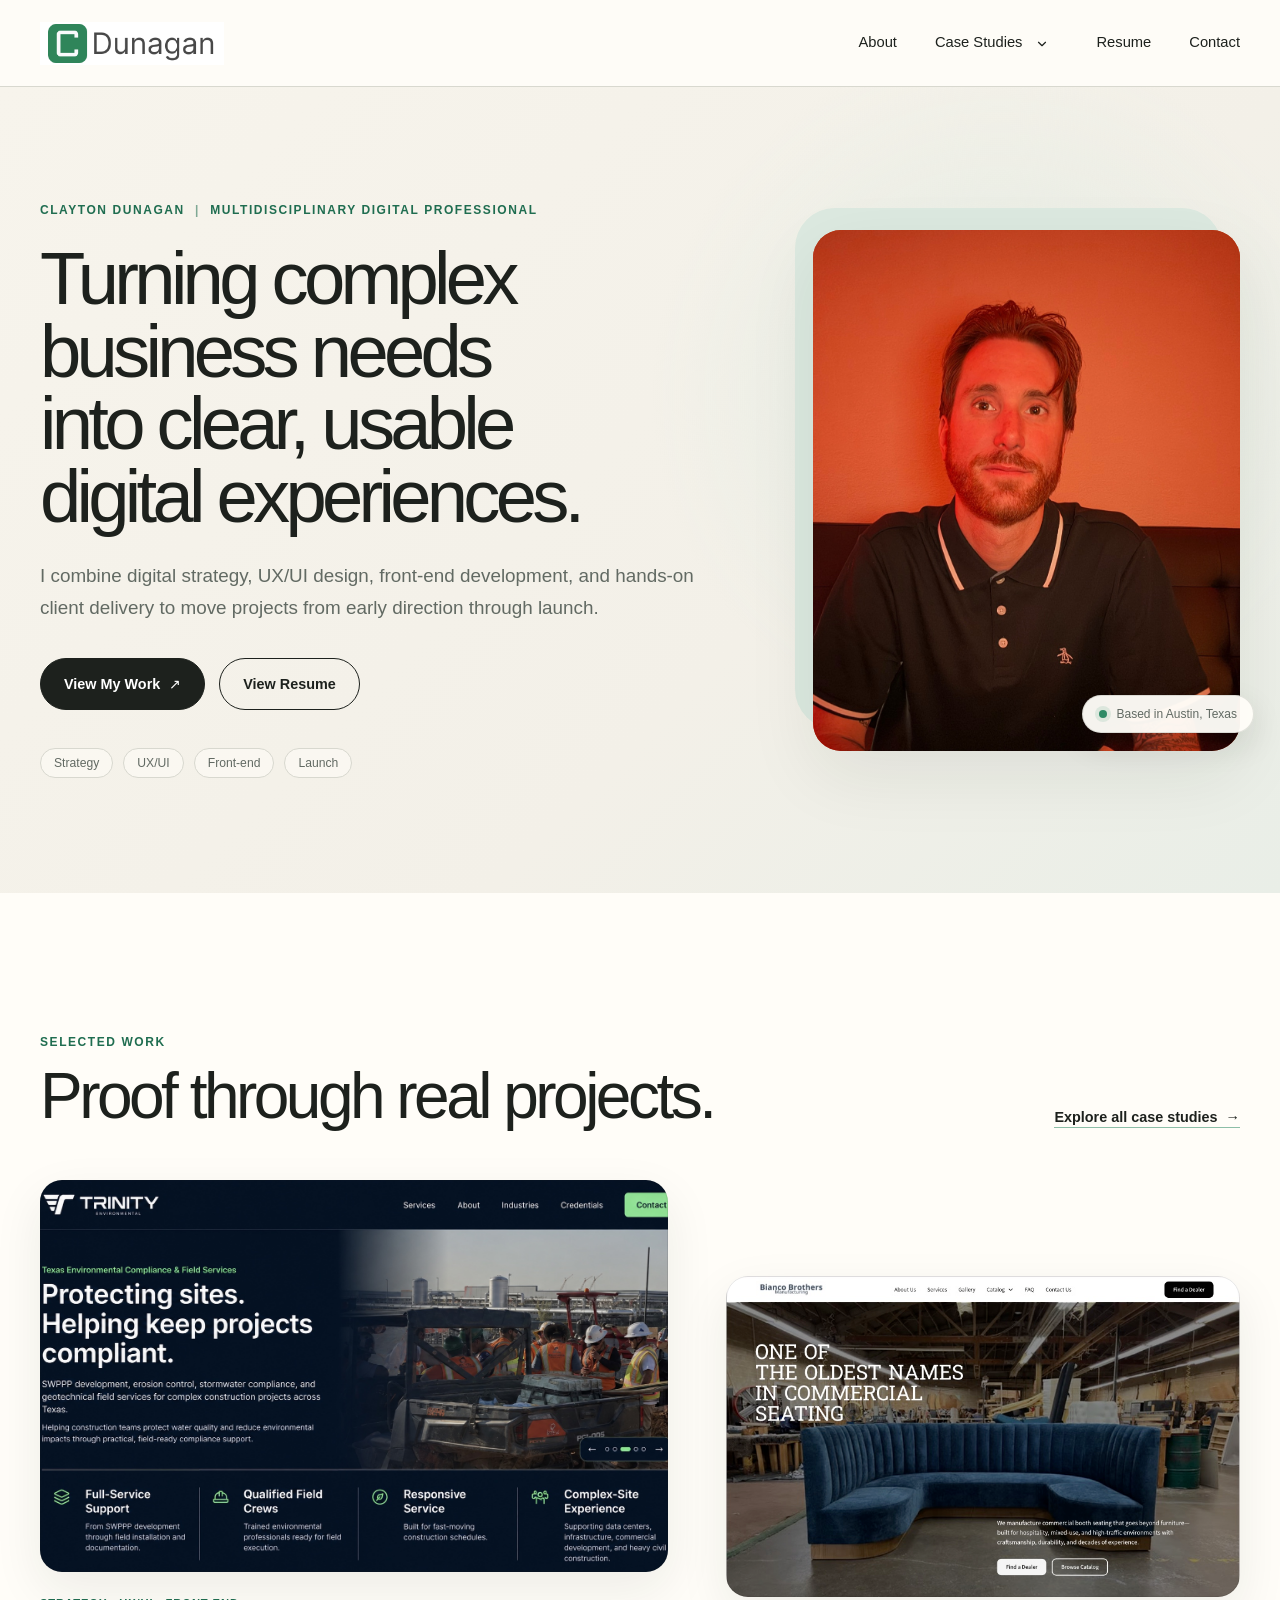
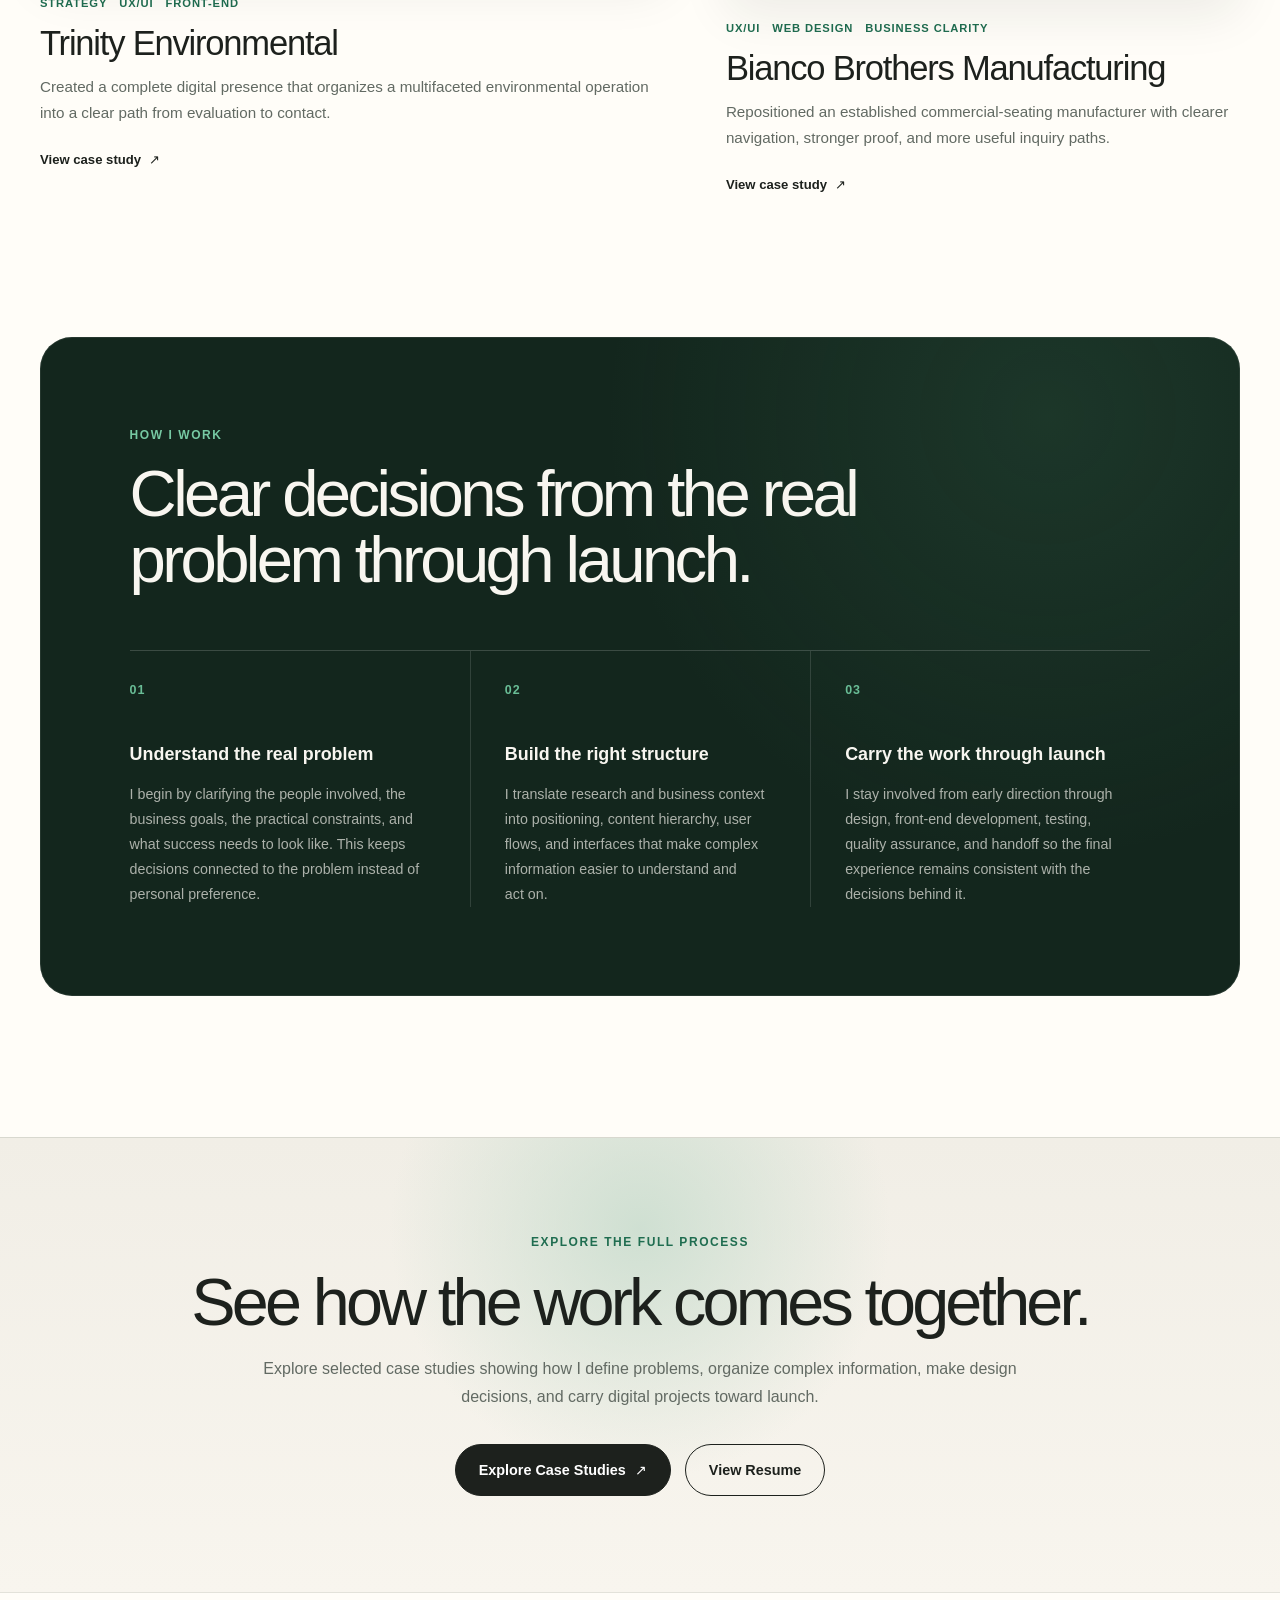
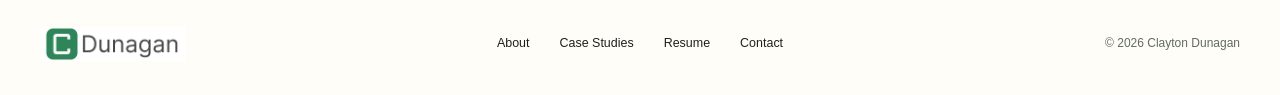
<file: index.html>
<!DOCTYPE html>
<html lang="en-US">
<head>
  <meta charset="UTF-8" />
  <meta name="viewport" content="width=device-width, initial-scale=1.0" />
  <meta
    name="description"
    content="Clayton Dunagan is an Austin-based UX/UI designer and front-end developer who turns complex business needs into clear digital experiences from strategy through launch."
  />
  <title>Clayton Dunagan | UX/UI Designer &amp; Front-End Developer</title>
  <meta name="author" content="Clayton Dunagan" />
  <meta name="robots" content="index, follow, max-image-preview:large, max-snippet:-1, max-video-preview:-1" />
  <meta name="theme-color" content="#13261d" />
  <link rel="canonical" href="https://cdunagan.com/" />
  <link rel="icon" href="/favicon.svg" type="image/svg+xml" />
  <link rel="apple-touch-icon" href="/apple-touch-icon.png" />
  <meta property="og:type" content="website" />
  <meta property="og:site_name" content="Clayton Dunagan" />
  <meta property="og:locale" content="en_US" />
  <meta property="og:title" content="Clayton Dunagan | UX/UI Designer &amp; Front-End Developer" />
  <meta property="og:description" content="Austin-based digital strategy, UX/UI design, front-end development, and client delivery from early direction through launch." />
  <meta property="og:url" content="https://cdunagan.com/" />
  <meta property="og:image" content="https://cdunagan.com/social/clayton-dunagan.jpg" />
  <meta property="og:image:width" content="1200" />
  <meta property="og:image:height" content="630" />
  <meta property="og:image:alt" content="Clayton Dunagan, multidisciplinary digital professional" />
  <meta name="twitter:card" content="summary_large_image" />
  <meta name="twitter:title" content="Clayton Dunagan | UX/UI Designer &amp; Front-End Developer" />
  <meta name="twitter:description" content="Austin-based digital strategy, UX/UI design, front-end development, and client delivery from early direction through launch." />
  <meta name="twitter:image" content="https://cdunagan.com/social/clayton-dunagan.jpg" />
  <meta name="twitter:image:alt" content="Clayton Dunagan, multidisciplinary digital professional" />
  <script type="application/ld+json">
    {
      "@context": "https://schema.org",
      "@graph": [
        {
          "@type": "WebSite",
          "@id": "https://cdunagan.com/#website",
          "url": "https://cdunagan.com/",
          "name": "Clayton Dunagan",
          "alternateName": ["Clayton Dunagan Portfolio", "cdunagan.com"],
          "inLanguage": "en-US",
          "publisher": {"@id": "https://cdunagan.com/#person"}
        },
        {
          "@type": "Person",
          "@id": "https://cdunagan.com/#person",
          "name": "Clayton Dunagan",
          "url": "https://cdunagan.com/",
          "image": {
            "@type": "ImageObject",
            "url": "https://cdunagan.com/social/clayton-dunagan.jpg",
            "width": 1200,
            "height": 630
          },
          "jobTitle": "Multidisciplinary Digital Professional",
          "description": "Austin-based digital professional working across strategy, UX/UI design, front-end development, and client delivery.",
          "homeLocation": {"@type": "Place", "name": "Austin, Texas"},
          "sameAs": ["https://www.linkedin.com/in/clayton-dunagan-955a961ab/"],
          "knowsAbout": ["Digital Strategy", "UX Research", "UX/UI Design", "Front-End Development", "Project Delivery"]
        },
        {
          "@type": "WebPage",
          "@id": "https://cdunagan.com/#webpage",
          "url": "https://cdunagan.com/",
          "name": "Clayton Dunagan | UX/UI Designer & Front-End Developer",
          "description": "Clayton Dunagan is an Austin-based UX/UI designer and front-end developer who turns complex business needs into clear digital experiences from strategy through launch.",
          "isPartOf": {"@id": "https://cdunagan.com/#website"},
          "about": {"@id": "https://cdunagan.com/#person"},
          "primaryImageOfPage": {"@id": "https://cdunagan.com/#person-image"},
          "inLanguage": "en-US"
        },
        {
          "@type": "ImageObject",
          "@id": "https://cdunagan.com/#person-image",
          "url": "https://cdunagan.com/social/clayton-dunagan.jpg",
          "contentUrl": "https://cdunagan.com/social/clayton-dunagan.jpg",
          "width": 1200,
          "height": 630,
          "caption": "Clayton Dunagan, multidisciplinary digital professional"
        }
      ]
    }
  </script>
  <link rel="stylesheet" href="style.css?v=20261022-home-3" />
</head>
<body class="home-page">
<a class="skip-link" href="#main-content">Skip to main content</a>

<header class="site-header">
  <div class="site-header__container">
    <a href="index.html" class="site-header__logo-link" aria-label="Clayton Dunagan home">
      <img width="1200" height="280"
        src="./assets:/img:/global:/cdunagan-light-logo.png"
        alt="Clayton Dunagan"
        class="site-header__logo" decoding="async">
    </a>

    <button
      class="site-header__menu-toggle"
      type="button"
      aria-label="Open navigation menu"
      aria-expanded="false"
      aria-controls="primary-navigation"
    >
      <span class="site-header__menu-line" aria-hidden="true"></span>
      <span class="site-header__menu-line" aria-hidden="true"></span>
      <span class="site-header__menu-line" aria-hidden="true"></span>
    </button>

    <nav class="site-nav" id="primary-navigation" aria-label="Primary navigation">
      <ul class="site-nav__list">
        <li class="site-nav__item"><a href="about.html" class="site-nav__link">About</a></li>
        <li class="site-nav__item site-nav__item--dropdown">
          <div class="site-nav__dropdown-trigger">
            <a href="case-studies.html" class="site-nav__link">Case Studies</a>
            <button class="site-nav__link site-nav__link--with-icon site-nav__dropdown-toggle" type="button" aria-haspopup="true" aria-expanded="false" aria-controls="case-studies-dropdown" aria-label="Open Case Studies menu">
              <span class="site-nav__chevron" aria-hidden="true">
                <svg width="14" height="14" viewBox="0 0 24 24" fill="none" xmlns="http://www.w3.org/2000/svg"><path d="M6 9L12 15L18 9" stroke="currentColor" stroke-width="2" stroke-linecap="round" stroke-linejoin="round" /></svg>
              </span>
            </button>
          </div>
          <div class="site-nav__dropdown" id="case-studies-dropdown">
            <a href="case-studies.html" class="site-nav__dropdown-link">Case Studies Overview</a>
            <a href="trinity-environmental-case-study.html" class="site-nav__dropdown-link">Trinity Environmental</a>
            <a href="bianco-brothers-case-study.html" class="site-nav__dropdown-link">Bianco Brothers</a>
            <a href="sheltr-case-study.html" class="site-nav__dropdown-link">Sheltr</a>
          </div>
        </li>
        <li class="site-nav__item"><a href="resume.html" class="site-nav__link">Resume</a></li>
        <li class="site-nav__item"><a href="contact.html" class="site-nav__link">Contact</a></li>
      </ul>
    </nav>
  </div>
</header>

<main id="main-content" tabindex="-1">
  <section class="home-hero" aria-labelledby="home-hero-title">
    <div class="home-hero__container">
      <div class="home-hero__content">
        <p class="section-kicker">Clayton Dunagan <span aria-hidden="true">|</span> Multidisciplinary Digital Professional</p>

        <h1 id="home-hero-title" class="home-hero__title">
          Turning complex business needs into clear, usable digital experiences.
        </h1>

        <p class="home-hero__intro">
          I combine digital strategy, UX/UI design, front-end development, and hands-on client delivery to move projects from early direction through launch.
        </p>

        <div class="button-group">
          <a href="#selected-work" class="button button--primary">View My Work <span aria-hidden="true">↗</span></a>
          <a href="resume.html" class="button button--secondary">View Resume</a>
        </div>

        <ul class="home-hero__capabilities" aria-label="Core capabilities">
          <li>Strategy</li>
          <li>UX/UI</li>
          <li>Front-end</li>
          <li>Launch</li>
        </ul>
      </div>

      <div class="home-hero__portrait">
        <div class="home-hero__portrait-frame">
          <img width="1800" height="1350"
            src="./assets:/img:/pages:/home:/Home-Hero.optimized.jpg"
            alt="Clayton Dunagan seated beside a laptop"
            class="home-hero__image" decoding="async" fetchpriority="high">
        </div>
        <p class="home-hero__location"><span aria-hidden="true"></span>Based in Austin, Texas</p>
      </div>
    </div>
  </section>

  <section class="home-work" id="selected-work" aria-labelledby="home-work-title">
    <div class="site-container">
      <div class="home-work__heading-row">
        <div>
          <p class="section-kicker">Selected Work</p>
          <h2 id="home-work-title" class="section-title">Proof through real projects.</h2>
        </div>
        <a href="case-studies.html" class="text-link">Explore all case studies <span aria-hidden="true">→</span></a>
      </div>

      <div class="home-work__grid">
        <article class="project-card project-card--featured">
          <a href="trinity-environmental-case-study.html" class="project-card__image-link" aria-label="Explore the Trinity Environmental case study">
            <img width="1672" height="941"
              src="./assets:/img:/pages:/trinity:/profile-01-live-hero.optimized.jpg"
              alt="Trinity Environmental website homepage"
              class="project-card__image" decoding="async" loading="lazy">
          </a>
          <ul class="project-card__tags" aria-label="Trinity Environmental project disciplines">
            <li>Strategy</li>
            <li>UX/UI</li>
            <li>Front-end</li>
          </ul>
          <h3 class="project-card__title">Trinity Environmental</h3>
          <p class="project-card__description">
            Created a complete digital presence that organizes a multifaceted environmental operation into a clear path from evaluation to contact.
          </p>
          <a href="trinity-environmental-case-study.html" class="project-card__link">View case study <span aria-hidden="true">↗</span></a>
        </article>

        <article class="project-card project-card--supporting">
          <a href="bianco-brothers-case-study.html" class="project-card__image-link" aria-label="Explore the Bianco Brothers Manufacturing case study">
            <img width="824" height="950"
              src="./assets:/img:/pages:/case-studies:/BB-Thumbnail.optimized.jpg"
              alt="Bianco Brothers Manufacturing website homepage"
              class="project-card__image" decoding="async" loading="lazy">
          </a>
          <ul class="project-card__tags" aria-label="Bianco Brothers project disciplines">
            <li>UX/UI</li>
            <li>Web Design</li>
            <li>Business Clarity</li>
          </ul>
          <h3 class="project-card__title">Bianco Brothers Manufacturing</h3>
          <p class="project-card__description">
            Repositioned an established commercial-seating manufacturer with clearer navigation, stronger proof, and more useful inquiry paths.
          </p>
          <a href="bianco-brothers-case-study.html" class="project-card__link">View case study <span aria-hidden="true">↗</span></a>
        </article>
      </div>
    </div>
  </section>

  <section class="home-process" aria-labelledby="home-process-title">
    <div class="site-container">
      <div class="home-process__panel">
        <p class="section-kicker section-kicker--light">How I Work</p>
        <h2 id="home-process-title" class="home-process__title">Clear decisions from the real problem through launch.</h2>

        <ol class="home-process__steps">
          <li class="home-process__step">
            <span class="home-process__number">01</span>
            <h3>Understand the real problem</h3>
            <p>
              I begin by clarifying the people involved, the business goals, the practical constraints, and what success needs to look like. This keeps decisions connected to the problem instead of personal preference.
            </p>
          </li>
          <li class="home-process__step">
            <span class="home-process__number">02</span>
            <h3>Build the right structure</h3>
            <p>
              I translate research and business context into positioning, content hierarchy, user flows, and interfaces that make complex information easier to understand and act on.
            </p>
          </li>
          <li class="home-process__step">
            <span class="home-process__number">03</span>
            <h3>Carry the work through launch</h3>
            <p>
              I stay involved from early direction through design, front-end development, testing, quality assurance, and handoff so the final experience remains consistent with the decisions behind it.
            </p>
          </li>
        </ol>
      </div>
    </div>
  </section>

  <section class="home-cta" aria-labelledby="home-cta-title">
    <div class="site-container">
      <div class="home-cta__panel">
        <p class="section-kicker">Explore the Full Process</p>
        <h2 id="home-cta-title" class="home-cta__title">See how the work comes together.</h2>
        <p class="home-cta__text">
          Explore selected case studies showing how I define problems, organize complex information, make design decisions, and carry digital projects toward launch.
        </p>
        <div class="button-group button-group--center">
          <a href="case-studies.html" class="button button--primary">Explore Case Studies <span aria-hidden="true">↗</span></a>
          <a href="resume.html" class="button button--secondary">View Resume</a>
        </div>
      </div>
    </div>
  </section>
</main>

<footer class="site-footer">
  <div class="site-footer__container">
    <div class="site-footer__top">
      <a href="index.html" class="site-footer__logo-link" aria-label="Clayton Dunagan home">
        <img width="1200" height="280"
          src="./assets:/img:/global:/cdunagan-light-logo.png"
          alt="Clayton Dunagan"
          class="site-footer__logo" decoding="async" loading="lazy">
      </a>

      <nav class="site-footer__nav" aria-label="Footer navigation">
        <ul class="site-footer__nav-list">
          <li><a href="about.html" class="site-footer__nav-link">About</a></li>
          <li><a href="case-studies.html" class="site-footer__nav-link">Case Studies</a></li>
          <li><a href="resume.html" class="site-footer__nav-link">Resume</a></li>
          <li><a href="contact.html" class="site-footer__nav-link">Contact</a></li>
        </ul>
      </nav>

      <p class="site-footer__copyright">© 2026 Clayton Dunagan</p>
    </div>
  </div>
</footer>

<script src="script.js?v=20261022-polish-1"></script>

</body>
</html>
</file>
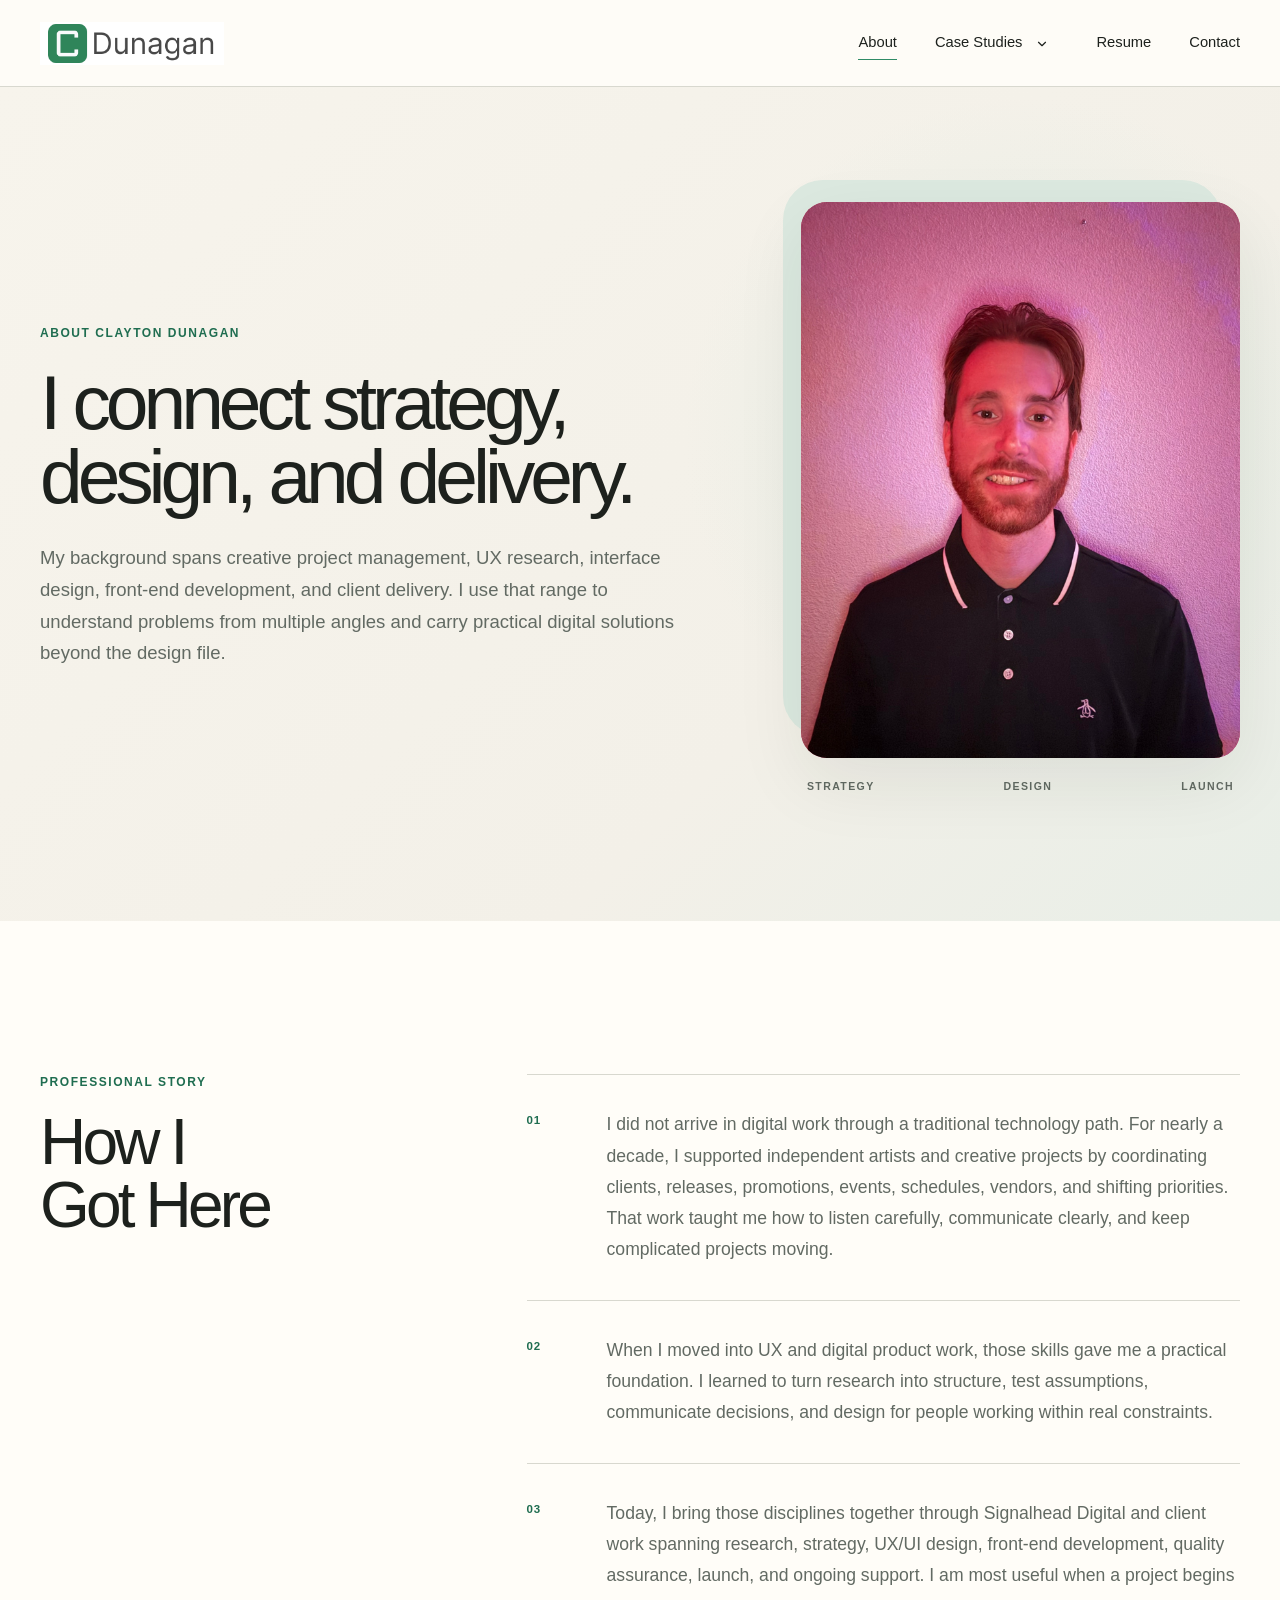
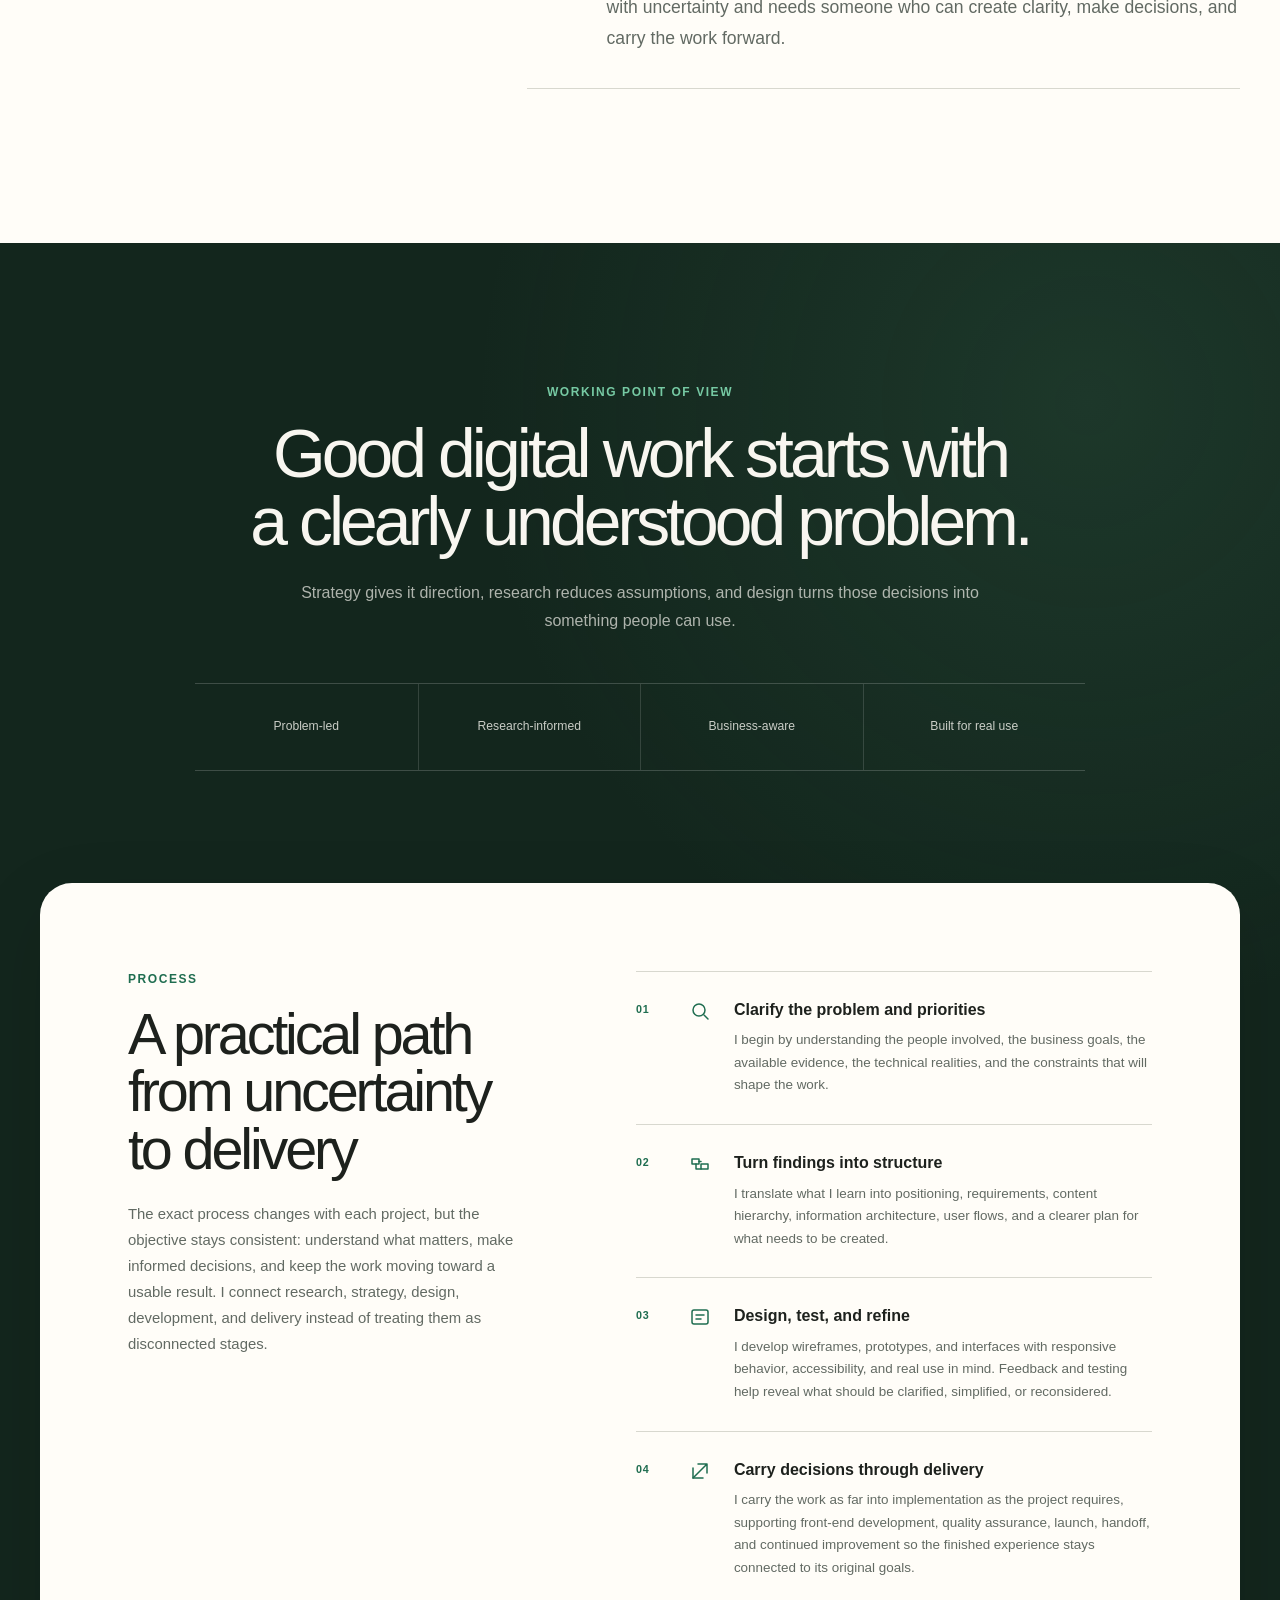
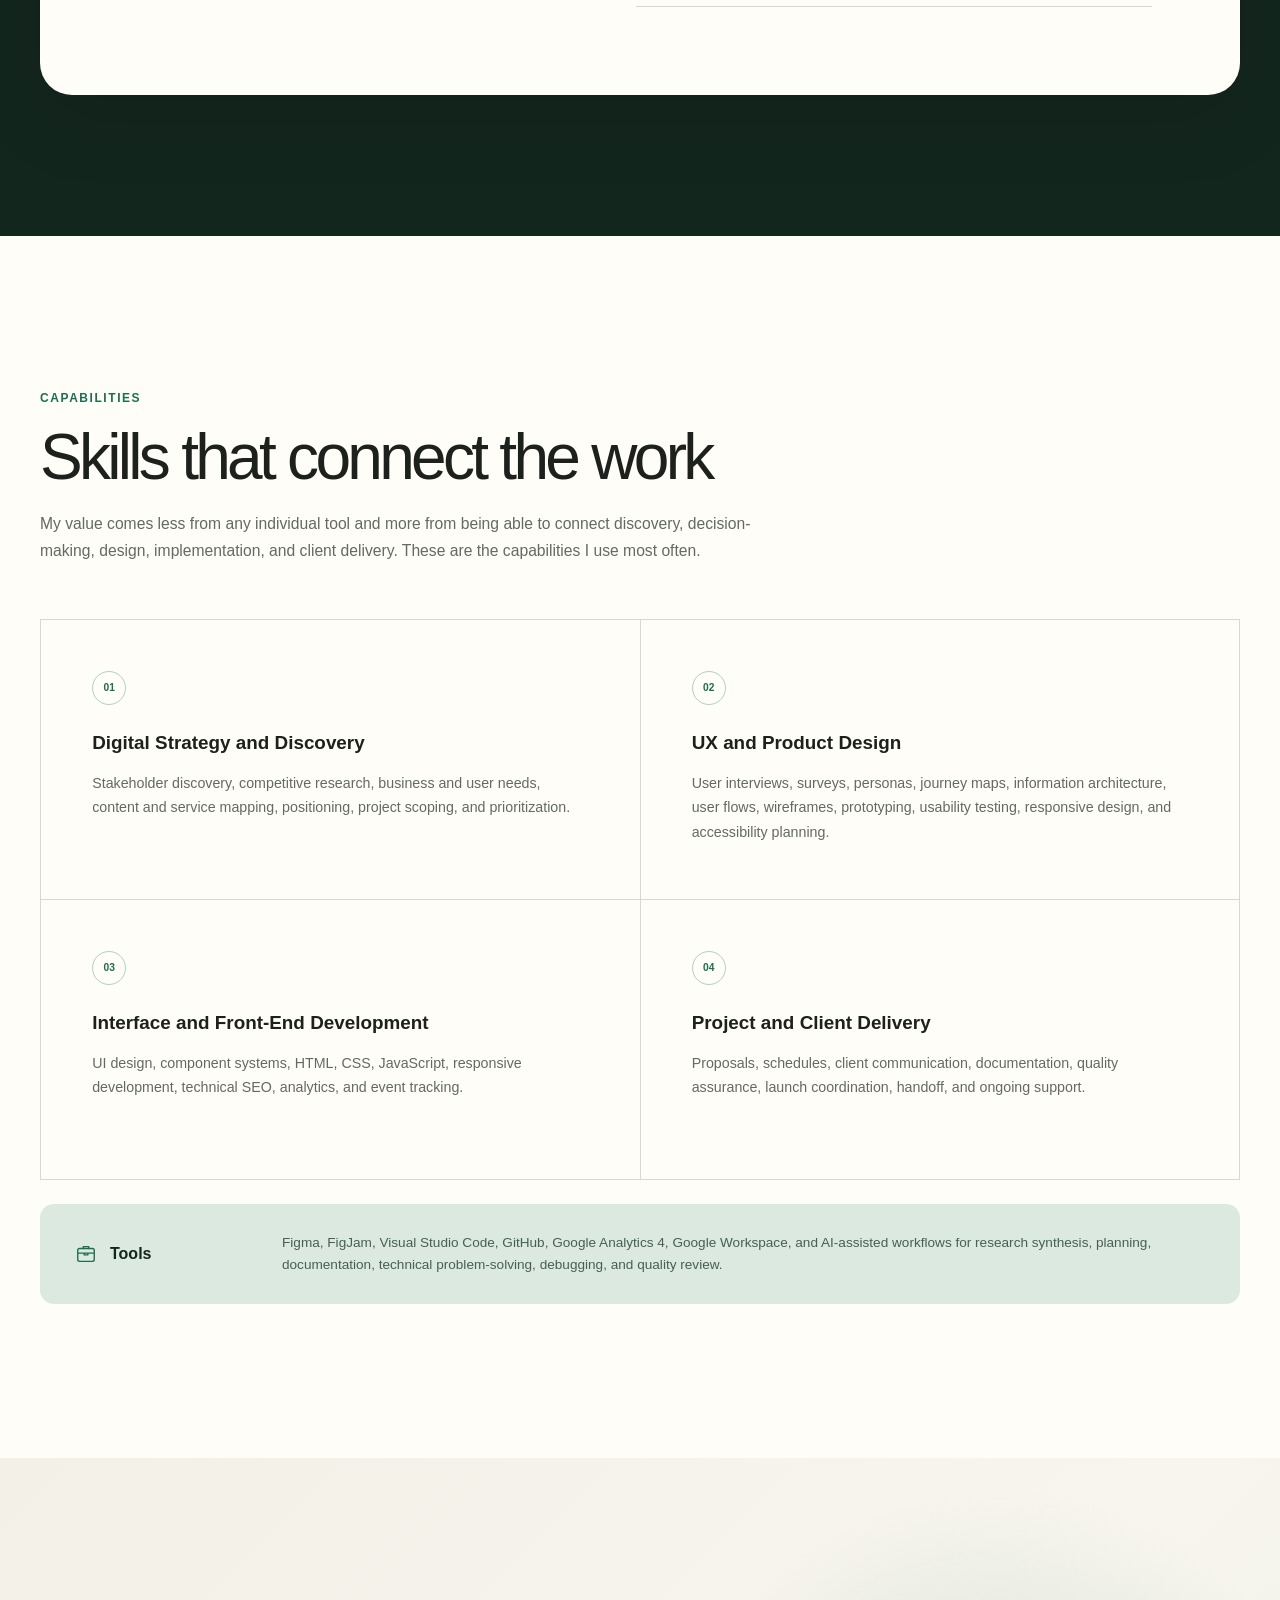
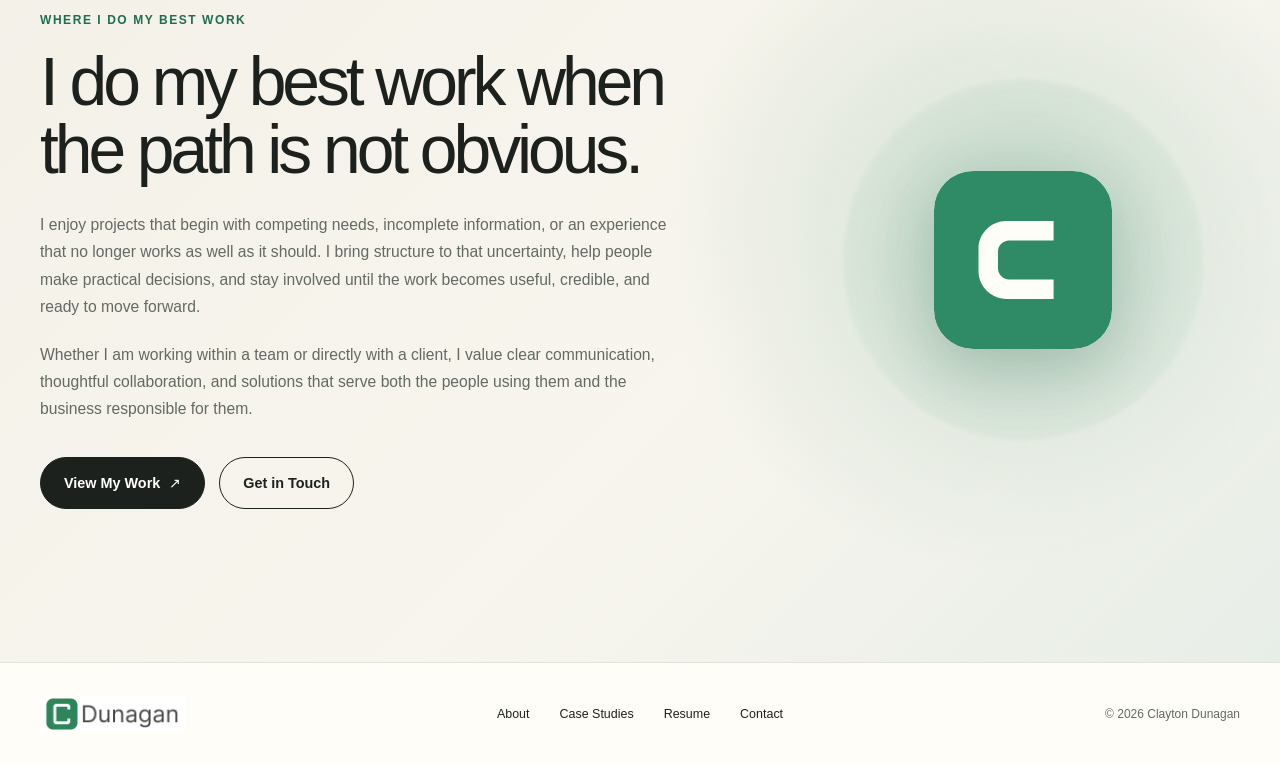
<file: about.html>
<!DOCTYPE html>
<html lang="en-US">
<head>
  <meta charset="UTF-8" />
  <meta name="viewport" content="width=device-width, initial-scale=1.0" />
  <meta
    name="description"
    content="Learn how Austin-based designer Clayton Dunagan combines digital strategy, UX research, UI design, front-end development, and client delivery."
  />
  <title>About Clayton Dunagan | UX/UI Designer &amp; Digital Strategist</title>
  <meta name="author" content="Clayton Dunagan" />
  <meta name="robots" content="index, follow, max-image-preview:large, max-snippet:-1, max-video-preview:-1" />
  <meta name="theme-color" content="#13261d" />
  <link rel="canonical" href="https://cdunagan.com/about.html" />
  <link rel="icon" href="/favicon.svg" type="image/svg+xml" />
  <link rel="apple-touch-icon" href="/apple-touch-icon.png" />
  <meta property="og:type" content="profile" />
  <meta property="og:site_name" content="Clayton Dunagan" />
  <meta property="og:locale" content="en_US" />
  <meta property="og:title" content="About Clayton Dunagan | UX/UI Designer &amp; Digital Strategist" />
  <meta property="og:description" content="How Clayton combines digital strategy, UX research, UI design, front-end development, and client delivery." />
  <meta property="og:url" content="https://cdunagan.com/about.html" />
  <meta property="og:image" content="https://cdunagan.com/social/clayton-dunagan.jpg" />
  <meta property="og:image:width" content="1200" />
  <meta property="og:image:height" content="630" />
  <meta property="og:image:alt" content="Portrait of Clayton Dunagan" />
  <meta name="twitter:card" content="summary_large_image" />
  <meta name="twitter:title" content="About Clayton Dunagan | UX/UI Designer &amp; Digital Strategist" />
  <meta name="twitter:description" content="How Clayton combines digital strategy, UX research, UI design, front-end development, and client delivery." />
  <meta name="twitter:image" content="https://cdunagan.com/social/clayton-dunagan.jpg" />
  <meta name="twitter:image:alt" content="Portrait of Clayton Dunagan" />
  <script type="application/ld+json">
    {
      "@context": "https://schema.org",
      "@graph": [
        {
          "@type": "ProfilePage",
          "@id": "https://cdunagan.com/about.html#webpage",
          "url": "https://cdunagan.com/about.html",
          "name": "About Clayton Dunagan | UX/UI Designer & Digital Strategist",
          "description": "Learn how Austin-based designer Clayton Dunagan combines digital strategy, UX research, UI design, front-end development, and client delivery.",
          "isPartOf": {"@id": "https://cdunagan.com/#website"},
          "mainEntity": {"@id": "https://cdunagan.com/#person"},
          "primaryImageOfPage": {"@id": "https://cdunagan.com/about.html#primaryimage"},
          "breadcrumb": {"@id": "https://cdunagan.com/about.html#breadcrumb"},
          "inLanguage": "en-US"
        },
        {
          "@type": "Person",
          "@id": "https://cdunagan.com/#person",
          "name": "Clayton Dunagan",
          "url": "https://cdunagan.com/",
          "image": {"@id": "https://cdunagan.com/about.html#primaryimage"},
          "jobTitle": "Multidisciplinary Digital Professional",
          "description": "Austin-based digital professional working across strategy, UX/UI design, front-end development, and client delivery.",
          "homeLocation": {"@type": "Place", "name": "Austin, Texas"},
          "sameAs": ["https://www.linkedin.com/in/clayton-dunagan-955a961ab/"],
          "knowsAbout": ["Digital Strategy", "UX Research", "UX/UI Design", "Front-End Development", "Project Delivery"]
        },
        {
          "@type": "ImageObject",
          "@id": "https://cdunagan.com/about.html#primaryimage",
          "url": "https://cdunagan.com/social/clayton-dunagan.jpg",
          "contentUrl": "https://cdunagan.com/social/clayton-dunagan.jpg",
          "width": 1200,
          "height": 630,
          "caption": "Portrait of Clayton Dunagan"
        },
        {
          "@type": "BreadcrumbList",
          "@id": "https://cdunagan.com/about.html#breadcrumb",
          "itemListElement": [
            {"@type": "ListItem", "position": 1, "name": "Home", "item": "https://cdunagan.com/"},
            {"@type": "ListItem", "position": 2, "name": "About", "item": "https://cdunagan.com/about.html"}
          ]
        }
      ]
    }
  </script>
  <link rel="stylesheet" href="style.css?v=20261022-about-4" />
</head>
<body class="about-page-v2">
<a class="skip-link" href="#main-content">Skip to main content</a>

<header class="site-header">
  <div class="site-header__container">
    <a href="index.html" class="site-header__logo-link" aria-label="Clayton Dunagan home">
      <img width="1200" height="280" src="./assets:/img:/global:/cdunagan-light-logo.png" alt="Clayton Dunagan" class="site-header__logo" decoding="async">
    </a>

    <button
      class="site-header__menu-toggle"
      type="button"
      aria-label="Open navigation menu"
      aria-expanded="false"
      aria-controls="primary-navigation"
    >
      <span class="site-header__menu-line" aria-hidden="true"></span>
      <span class="site-header__menu-line" aria-hidden="true"></span>
      <span class="site-header__menu-line" aria-hidden="true"></span>
    </button>

    <nav class="site-nav" id="primary-navigation" aria-label="Primary navigation">
      <ul class="site-nav__list">
        <li class="site-nav__item"><a href="about.html" class="site-nav__link" aria-current="page">About</a></li>
        <li class="site-nav__item site-nav__item--dropdown">
          <div class="site-nav__dropdown-trigger">
            <a href="case-studies.html" class="site-nav__link">Case Studies</a>
            <button class="site-nav__link site-nav__link--with-icon site-nav__dropdown-toggle" type="button" aria-haspopup="true" aria-expanded="false" aria-controls="case-studies-dropdown" aria-label="Open Case Studies menu">
              <span class="site-nav__chevron" aria-hidden="true">
                <svg width="14" height="14" viewBox="0 0 24 24" fill="none" xmlns="http://www.w3.org/2000/svg"><path d="M6 9L12 15L18 9" stroke="currentColor" stroke-width="2" stroke-linecap="round" stroke-linejoin="round" /></svg>
              </span>
            </button>
          </div>
          <div class="site-nav__dropdown" id="case-studies-dropdown">
            <a href="case-studies.html" class="site-nav__dropdown-link">Case Studies Overview</a>
            <a href="trinity-environmental-case-study.html" class="site-nav__dropdown-link">Trinity Environmental</a>
            <a href="bianco-brothers-case-study.html" class="site-nav__dropdown-link">Bianco Brothers</a>
            <a href="sheltr-case-study.html" class="site-nav__dropdown-link">Sheltr</a>
          </div>
        </li>
        <li class="site-nav__item"><a href="resume.html" class="site-nav__link">Resume</a></li>
        <li class="site-nav__item"><a href="contact.html" class="site-nav__link">Contact</a></li>
      </ul>
    </nav>
  </div>
</header>

<main id="main-content" tabindex="-1">
  <section class="about-v2-hero" aria-labelledby="about-v2-hero-title">
    <div class="about-v2-hero__container">
      <div class="about-v2-hero__content">
        <p class="section-kicker">About Clayton Dunagan</p>
        <h1 id="about-v2-hero-title" class="about-v2-hero__title">I connect strategy, design, and delivery.</h1>
        <p class="about-v2-hero__intro">
          My background spans creative project management, UX research, interface design, front-end development, and client delivery. I use that range to understand problems from multiple angles and carry practical digital solutions beyond the design file.
        </p>
      </div>

      <div class="about-v2-hero__portrait">
        <div class="about-v2-hero__portrait-stack">
          <div class="about-v2-hero__portrait-frame">
            <img width="1350" height="1800" src="./assets:/img:/pages:/about:/About-Hero.optimized.jpg" alt="Portrait of Clayton Dunagan" class="about-v2-hero__image" decoding="async" fetchpriority="high">
          </div>
        </div>
        <ul class="about-v2-hero__labels" aria-label="Connected disciplines">
          <li>Strategy</li>
          <li>Design</li>
          <li>Launch</li>
        </ul>
      </div>
    </div>
  </section>

  <section class="about-v2-story" id="professional-story" aria-labelledby="about-v2-story-title">
    <div class="site-container about-v2-story__layout">
      <div class="about-v2-story__heading">
        <p class="section-kicker">Professional Story</p>
        <h2 id="about-v2-story-title">How I Got Here</h2>
      </div>

      <ol class="about-v2-story__chapters">
        <li>
          <span class="about-v2-story__number" aria-hidden="true">01</span>
          <p>
            I did not arrive in digital work through a traditional technology path. For nearly a decade, I supported independent artists and creative projects by coordinating clients, releases, promotions, events, schedules, vendors, and shifting priorities. That work taught me how to listen carefully, communicate clearly, and keep complicated projects moving.
          </p>
        </li>
        <li>
          <span class="about-v2-story__number" aria-hidden="true">02</span>
          <p>
            When I moved into UX and digital product work, those skills gave me a practical foundation. I learned to turn research into structure, test assumptions, communicate decisions, and design for people working within real constraints.
          </p>
        </li>
        <li>
          <span class="about-v2-story__number" aria-hidden="true">03</span>
          <p>
            Today, I bring those disciplines together through Signalhead Digital and client work spanning research, strategy, UX/UI design, front-end development, quality assurance, launch, and ongoing support. I am most useful when a project begins with uncertainty and needs someone who can create clarity, make decisions, and carry the work forward.
          </p>
        </li>
      </ol>
    </div>
  </section>

  <section class="about-v2-practice" aria-labelledby="about-v2-point-title">
    <div class="site-container">
      <div class="about-v2-point">
        <p class="section-kicker section-kicker--light">Working Point of View</p>
        <h2 id="about-v2-point-title">Good digital work starts with a clearly understood problem.</h2>
        <p>Strategy gives it direction, research reduces assumptions, and design turns those decisions into something people can use.</p>

        <ul class="about-v2-point__principles" aria-label="Working principles">
          <li>Problem-led</li>
          <li>Research-informed</li>
          <li>Business-aware</li>
          <li>Built for real use</li>
        </ul>
      </div>

      <div class="about-v2-process" aria-labelledby="about-v2-process-title">
        <div class="about-v2-process__intro">
          <p class="section-kicker">Process</p>
          <h2 id="about-v2-process-title">A practical path from uncertainty to delivery</h2>
          <p>
            The exact process changes with each project, but the objective stays consistent: understand what matters, make informed decisions, and keep the work moving toward a usable result. I connect research, strategy, design, development, and delivery instead of treating them as disconnected stages.
          </p>
        </div>

        <ol class="about-v2-process__steps">
          <li>
            <span class="about-v2-process__number">01</span>
            <span class="about-v2-process__icon" aria-hidden="true">
              <svg viewBox="0 0 24 24"><circle cx="11" cy="11" r="6"></circle><path d="m16 16 4 4"></path></svg>
            </span>
            <div>
              <h3>Clarify the problem and priorities</h3>
              <p>I begin by understanding the people involved, the business goals, the available evidence, the technical realities, and the constraints that will shape the work.</p>
            </div>
          </li>
          <li>
            <span class="about-v2-process__number">02</span>
            <span class="about-v2-process__icon" aria-hidden="true">
              <svg viewBox="0 0 24 24"><path d="M4 7h7v5H4zM13 12h7v5h-7z"></path><path d="M11 9.5h2M8 12v5h5"></path></svg>
            </span>
            <div>
              <h3>Turn findings into structure</h3>
              <p>I translate what I learn into positioning, requirements, content hierarchy, information architecture, user flows, and a clearer plan for what needs to be created.</p>
            </div>
          </li>
          <li>
            <span class="about-v2-process__number">03</span>
            <span class="about-v2-process__icon" aria-hidden="true">
              <svg viewBox="0 0 24 24"><rect x="4" y="5" width="16" height="14" rx="2"></rect><path d="M8 10h8M8 14h5"></path></svg>
            </span>
            <div>
              <h3>Design, test, and refine</h3>
              <p>I develop wireframes, prototypes, and interfaces with responsive behavior, accessibility, and real use in mind. Feedback and testing help reveal what should be clarified, simplified, or reconsidered.</p>
            </div>
          </li>
          <li>
            <span class="about-v2-process__number">04</span>
            <span class="about-v2-process__icon" aria-hidden="true">
              <svg viewBox="0 0 24 24"><path d="M5 19 19 5M10 5h9v9"></path><path d="M5 9v10h10"></path></svg>
            </span>
            <div>
              <h3>Carry decisions through delivery</h3>
              <p>I carry the work as far into implementation as the project requires, supporting front-end development, quality assurance, launch, handoff, and continued improvement so the finished experience stays connected to its original goals.</p>
            </div>
          </li>
        </ol>
      </div>
    </div>
  </section>

  <section class="about-v2-capabilities" aria-labelledby="about-v2-capabilities-title">
    <div class="site-container">
      <div class="about-v2-capabilities__intro">
        <p class="section-kicker">Capabilities</p>
        <h2 id="about-v2-capabilities-title">Skills that connect the work</h2>
        <p>
          My value comes less from any individual tool and more from being able to connect discovery, decision-making, design, implementation, and client delivery. These are the capabilities I use most often.
        </p>
      </div>

      <div class="about-v2-capabilities__grid">
        <article class="about-v2-capability">
          <span class="about-v2-capability__icon" aria-hidden="true">01</span>
          <h3>Digital Strategy and Discovery</h3>
          <p>Stakeholder discovery, competitive research, business and user needs, content and service mapping, positioning, project scoping, and prioritization.</p>
        </article>
        <article class="about-v2-capability">
          <span class="about-v2-capability__icon" aria-hidden="true">02</span>
          <h3>UX and Product Design</h3>
          <p>User interviews, surveys, personas, journey maps, information architecture, user flows, wireframes, prototyping, usability testing, responsive design, and accessibility planning.</p>
        </article>
        <article class="about-v2-capability">
          <span class="about-v2-capability__icon" aria-hidden="true">03</span>
          <h3>Interface and Front-End Development</h3>
          <p>UI design, component systems, HTML, CSS, JavaScript, responsive development, technical SEO, analytics, and event tracking.</p>
        </article>
        <article class="about-v2-capability">
          <span class="about-v2-capability__icon" aria-hidden="true">04</span>
          <h3>Project and Client Delivery</h3>
          <p>Proposals, schedules, client communication, documentation, quality assurance, launch coordination, handoff, and ongoing support.</p>
        </article>
      </div>

      <div class="about-v2-tools">
        <div class="about-v2-tools__label">
          <span aria-hidden="true">
            <svg viewBox="0 0 24 24">
              <path d="M9 6V4h6v2"></path>
              <rect x="3" y="6" width="18" height="14" rx="2"></rect>
              <path d="M3 11h18M10 11v2h4v-2"></path>
            </svg>
          </span>
          <h3>Tools</h3>
        </div>
        <p>
          Figma, FigJam, Visual Studio Code, GitHub, Google Analytics 4, Google Workspace, and AI-assisted workflows for research synthesis, planning, documentation, technical problem-solving, debugging, and quality review.
        </p>
      </div>
    </div>
  </section>

  <section class="about-v2-closing" aria-labelledby="about-v2-closing-title">
    <div class="site-container about-v2-closing__layout">
      <div class="about-v2-closing__content">
        <p class="section-kicker">Where I Do My Best Work</p>
        <h2 id="about-v2-closing-title">I do my best work when the path is not obvious.</h2>
        <p>
          I enjoy projects that begin with competing needs, incomplete information, or an experience that no longer works as well as it should. I bring structure to that uncertainty, help people make practical decisions, and stay involved until the work becomes useful, credible, and ready to move forward.
        </p>
        <p>
          Whether I am working within a team or directly with a client, I value clear communication, thoughtful collaboration, and solutions that serve both the people using them and the business responsible for them.
        </p>

        <div class="button-group">
          <a href="case-studies.html" class="button button--primary">View My Work <span aria-hidden="true">↗</span></a>
          <a href="contact.html" class="button button--secondary">Get in Touch</a>
        </div>
      </div>

      <div class="about-v2-closing__visual" aria-hidden="true">
        <img width="178" height="178" src="./favicon.svg" alt="" decoding="async" loading="lazy">
      </div>
    </div>
  </section>
</main>

<footer class="site-footer">
  <div class="site-footer__container">
    <div class="site-footer__top">
      <a href="index.html" class="site-footer__logo-link" aria-label="Clayton Dunagan home">
        <img width="1200" height="280" src="./assets:/img:/global:/cdunagan-light-logo.png" alt="Clayton Dunagan" class="site-footer__logo" decoding="async" loading="lazy">
      </a>

      <nav class="site-footer__nav" aria-label="Footer navigation">
        <ul class="site-footer__nav-list">
          <li><a href="about.html" class="site-footer__nav-link" aria-current="page">About</a></li>
          <li><a href="case-studies.html" class="site-footer__nav-link">Case Studies</a></li>
          <li><a href="resume.html" class="site-footer__nav-link">Resume</a></li>
          <li><a href="contact.html" class="site-footer__nav-link">Contact</a></li>
        </ul>
      </nav>

      <p class="site-footer__copyright">© 2026 Clayton Dunagan</p>
    </div>
  </div>
</footer>

<script src="script.js?v=20261022-polish-1"></script>

</body>
</html>
</file>
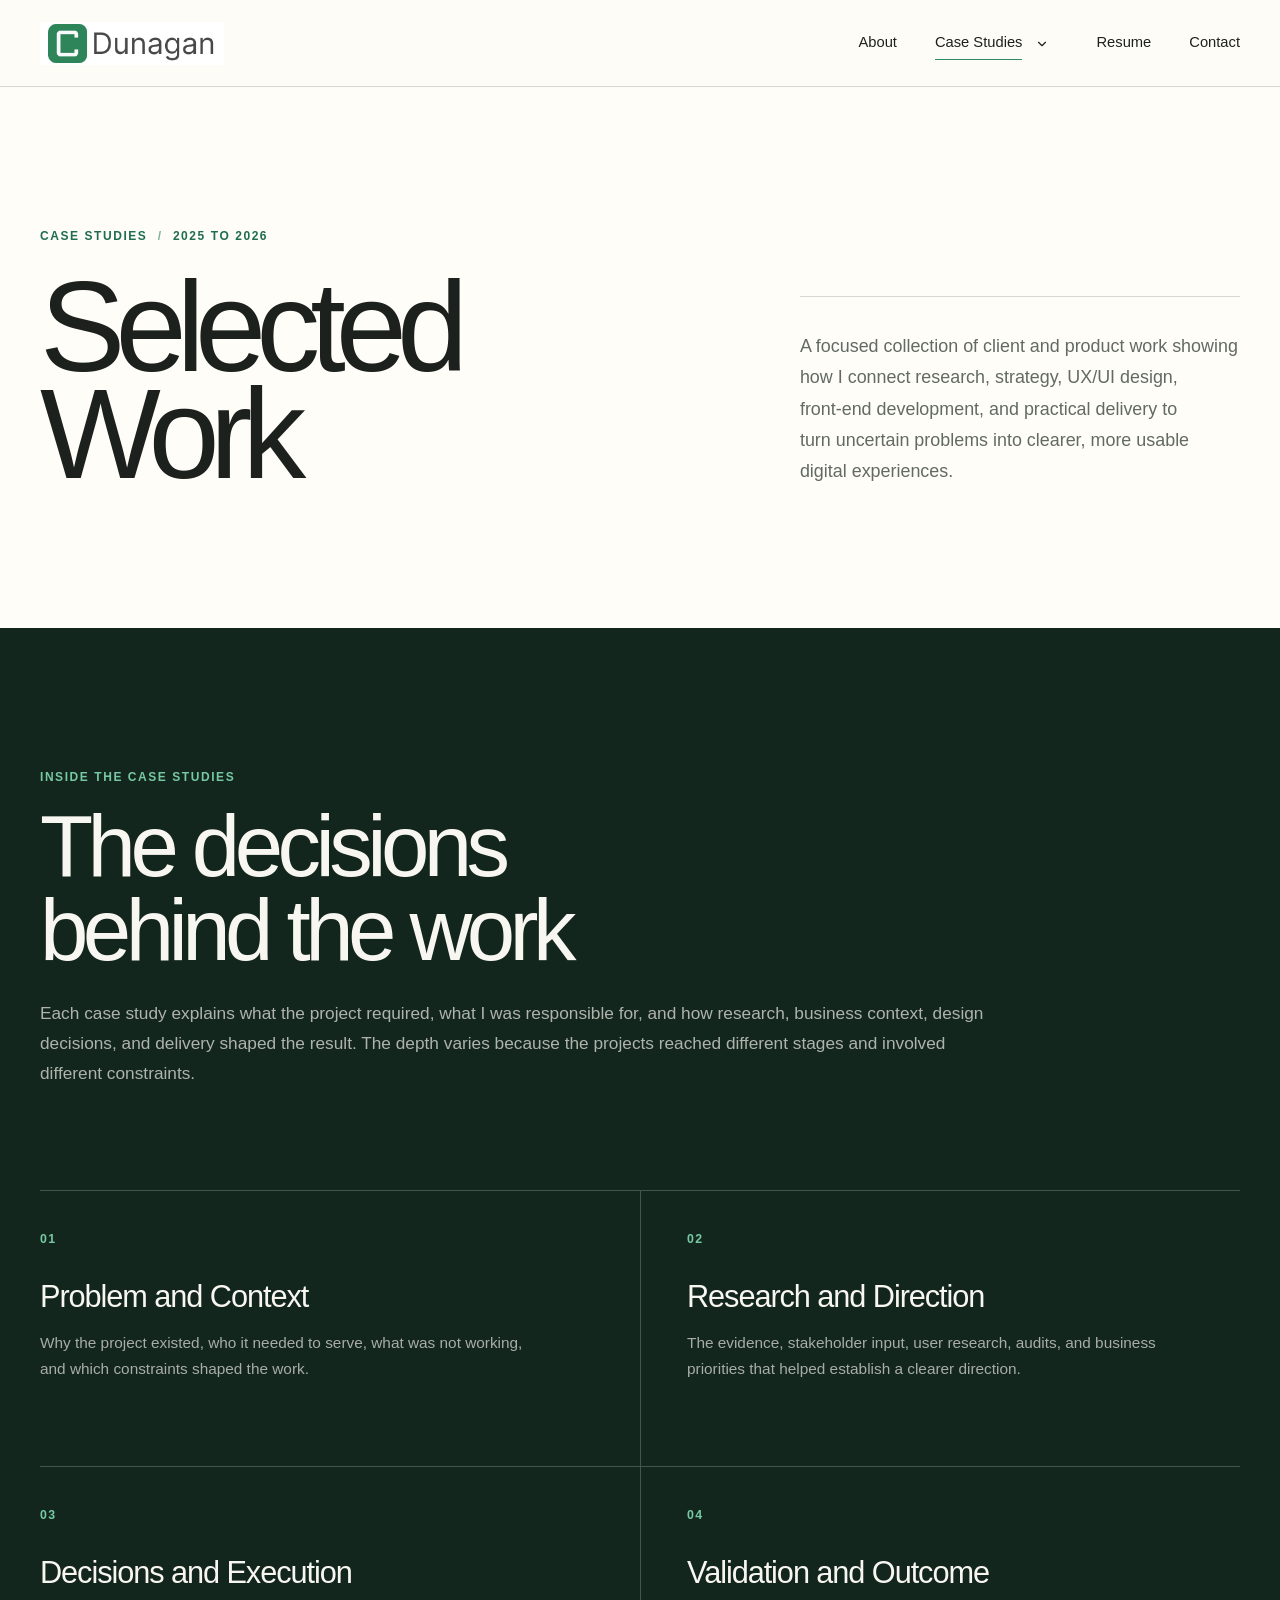
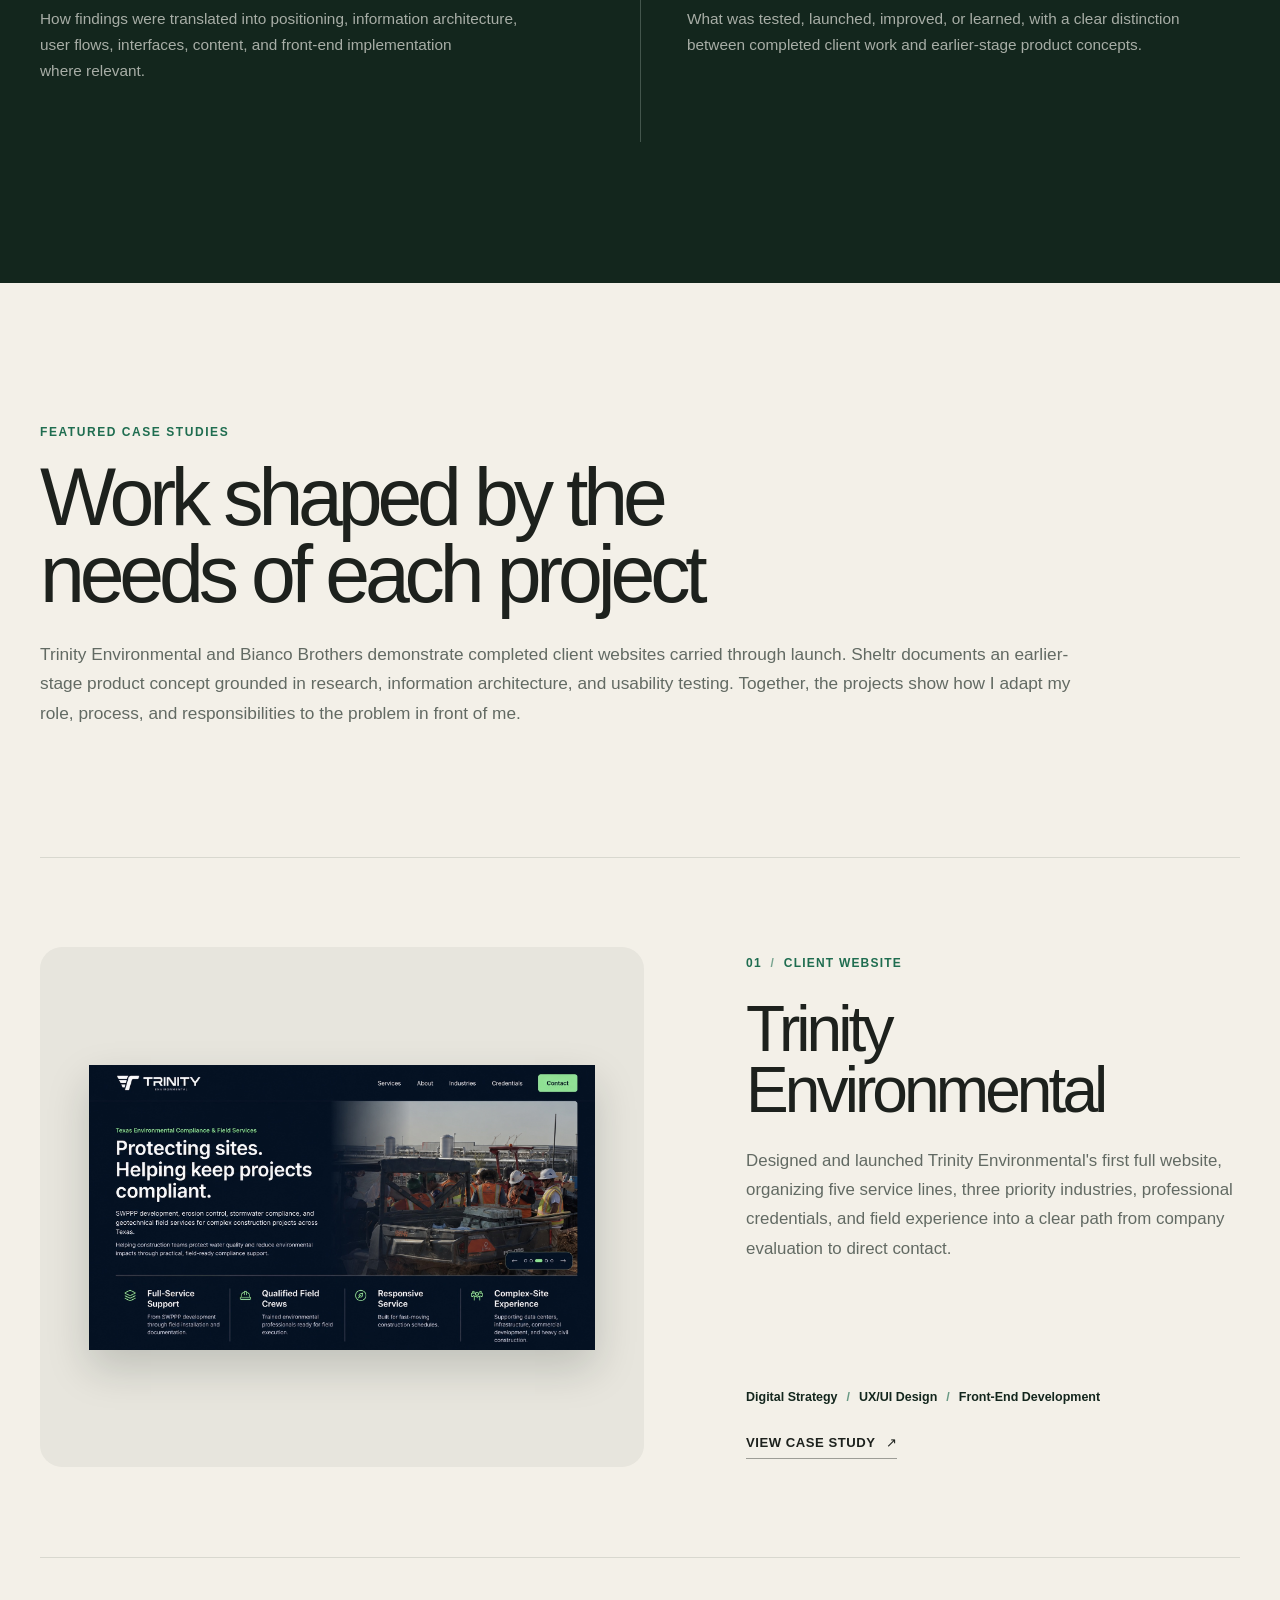
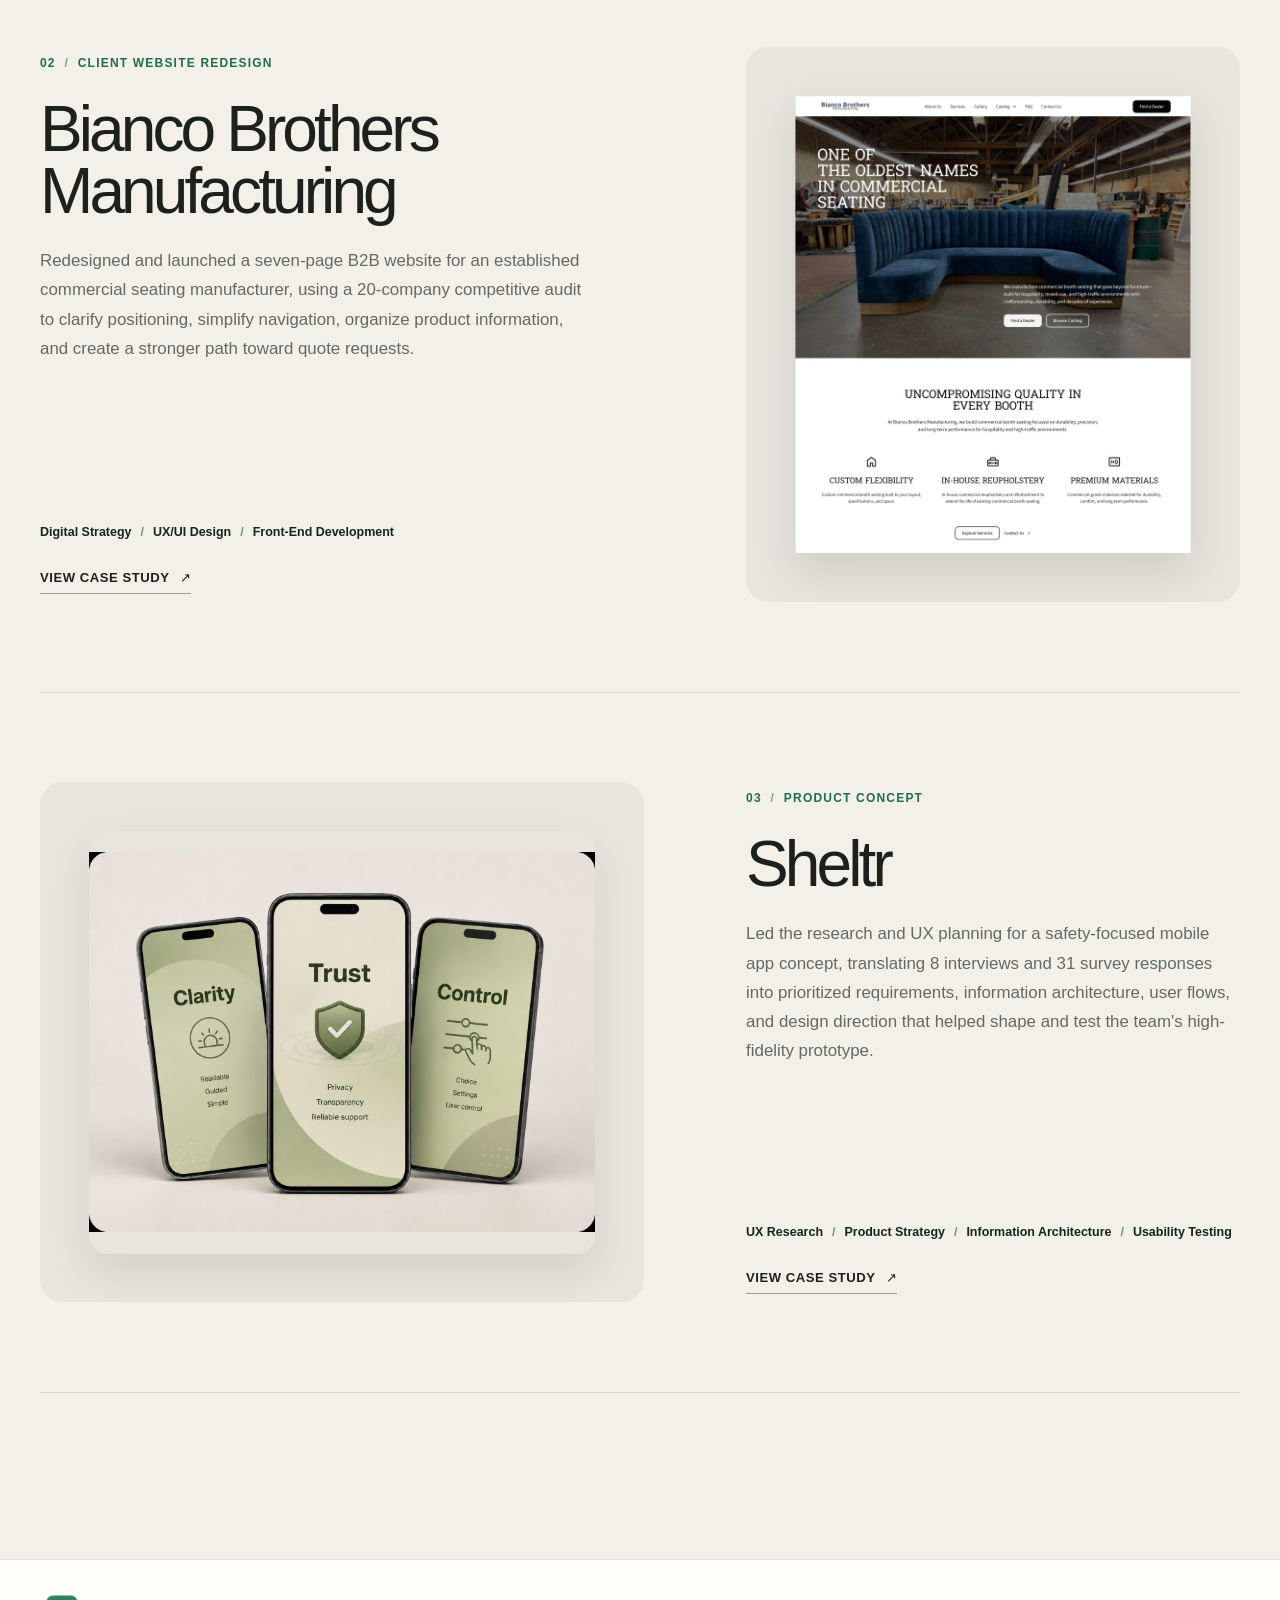
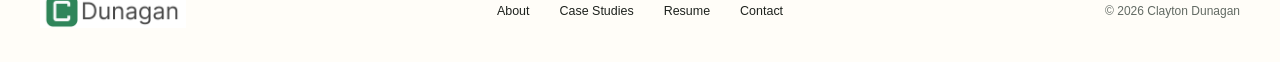
<file: case-studies.html>
<!DOCTYPE html>
<html lang="en-US">
<head>
  <meta charset="UTF-8" />
  <meta name="viewport" content="width=device-width, initial-scale=1.0" />
  <meta
    name="description"
    content="Explore Clayton Dunagan's UX/UI design and web development case studies for Trinity Environmental, Bianco Brothers Manufacturing, and Sheltr."
  />
  <title>UX/UI &amp; Web Development Case Studies | Clayton Dunagan</title>
  <meta name="author" content="Clayton Dunagan" />
  <meta name="robots" content="index, follow, max-image-preview:large, max-snippet:-1, max-video-preview:-1" />
  <meta name="theme-color" content="#13261d" />
  <link rel="canonical" href="https://cdunagan.com/case-studies.html" />
  <link rel="icon" href="/favicon.svg" type="image/svg+xml" />
  <link rel="apple-touch-icon" href="/apple-touch-icon.png" />
  <meta property="og:type" content="website" />
  <meta property="og:site_name" content="Clayton Dunagan" />
  <meta property="og:locale" content="en_US" />
  <meta property="og:title" content="UX/UI &amp; Web Development Case Studies | Clayton Dunagan" />
  <meta property="og:description" content="Selected work for Trinity Environmental, Bianco Brothers Manufacturing, and Sheltr across strategy, UX/UI design, research, and front-end development." />
  <meta property="og:url" content="https://cdunagan.com/case-studies.html" />
  <meta property="og:image" content="https://cdunagan.com/social/trinity-environmental.jpg" />
  <meta property="og:image:width" content="1200" />
  <meta property="og:image:height" content="630" />
  <meta property="og:image:alt" content="Selected digital case studies by Clayton Dunagan" />
  <meta name="twitter:card" content="summary_large_image" />
  <meta name="twitter:title" content="UX/UI &amp; Web Development Case Studies | Clayton Dunagan" />
  <meta name="twitter:description" content="Selected work for Trinity Environmental, Bianco Brothers Manufacturing, and Sheltr across strategy, UX/UI design, research, and front-end development." />
  <meta name="twitter:image" content="https://cdunagan.com/social/trinity-environmental.jpg" />
  <meta name="twitter:image:alt" content="Selected digital case studies by Clayton Dunagan" />
  <script type="application/ld+json">
    {
      "@context": "https://schema.org",
      "@graph": [
        {
          "@type": "CollectionPage",
          "@id": "https://cdunagan.com/case-studies.html#webpage",
          "url": "https://cdunagan.com/case-studies.html",
          "name": "UX/UI & Web Development Case Studies | Clayton Dunagan",
          "description": "Explore Clayton Dunagan's UX/UI design and web development case studies for Trinity Environmental, Bianco Brothers Manufacturing, and Sheltr.",
          "isPartOf": {"@id": "https://cdunagan.com/#website"},
          "author": {"@id": "https://cdunagan.com/#person"},
          "mainEntity": {"@id": "https://cdunagan.com/case-studies.html#case-study-list"},
          "primaryImageOfPage": {"@id": "https://cdunagan.com/case-studies.html#primaryimage"},
          "breadcrumb": {"@id": "https://cdunagan.com/case-studies.html#breadcrumb"},
          "inLanguage": "en-US"
        },
        {
          "@type": "Person",
          "@id": "https://cdunagan.com/#person",
          "name": "Clayton Dunagan",
          "url": "https://cdunagan.com/",
          "jobTitle": "Multidisciplinary Digital Professional",
          "sameAs": ["https://www.linkedin.com/in/clayton-dunagan-955a961ab/"]
        },
        {
          "@type": "ItemList",
          "@id": "https://cdunagan.com/case-studies.html#case-study-list",
          "name": "Selected case studies",
          "numberOfItems": 3,
          "itemListOrder": "https://schema.org/ItemListOrderAscending",
          "itemListElement": [
            {
              "@type": "ListItem",
              "position": 1,
              "name": "Trinity Environmental Website Case Study",
              "url": "https://cdunagan.com/trinity-environmental-case-study.html"
            },
            {
              "@type": "ListItem",
              "position": 2,
              "name": "Bianco Brothers Manufacturing Website Redesign Case Study",
              "url": "https://cdunagan.com/bianco-brothers-case-study.html"
            },
            {
              "@type": "ListItem",
              "position": 3,
              "name": "Sheltr Safety App UX and Product Design Case Study",
              "url": "https://cdunagan.com/sheltr-case-study.html"
            }
          ]
        },
        {
          "@type": "ImageObject",
          "@id": "https://cdunagan.com/case-studies.html#primaryimage",
          "url": "https://cdunagan.com/social/trinity-environmental.jpg",
          "contentUrl": "https://cdunagan.com/social/trinity-environmental.jpg",
          "width": 1200,
          "height": 630,
          "caption": "Selected digital case studies by Clayton Dunagan"
        },
        {
          "@type": "BreadcrumbList",
          "@id": "https://cdunagan.com/case-studies.html#breadcrumb",
          "itemListElement": [
            {"@type": "ListItem", "position": 1, "name": "Home", "item": "https://cdunagan.com/"},
            {"@type": "ListItem", "position": 2, "name": "Case Studies", "item": "https://cdunagan.com/case-studies.html"}
          ]
        }
      ]
    }
  </script>
  <link rel="stylesheet" href="style.css?v=20261022-cases-2" />
</head>
<body class="case-studies-page-v2">
<a class="skip-link" href="#main-content">Skip to main content</a>

<header class="site-header">
  <div class="site-header__container">
    <a href="index.html" class="site-header__logo-link" aria-label="Clayton Dunagan home">
      <img width="1200" height="280"
        src="./assets:/img:/global:/cdunagan-light-logo.png"
        alt="Clayton Dunagan"
        class="site-header__logo" decoding="async">
    </a>

    <button
      class="site-header__menu-toggle"
      type="button"
      aria-label="Open navigation menu"
      aria-expanded="false"
      aria-controls="primary-navigation"
    >
      <span class="site-header__menu-line" aria-hidden="true"></span>
      <span class="site-header__menu-line" aria-hidden="true"></span>
      <span class="site-header__menu-line" aria-hidden="true"></span>
    </button>

    <nav class="site-nav" id="primary-navigation" aria-label="Primary navigation">
      <ul class="site-nav__list">
        <li class="site-nav__item"><a href="about.html" class="site-nav__link">About</a></li>
        <li class="site-nav__item site-nav__item--dropdown">
          <div class="site-nav__dropdown-trigger">
            <a href="case-studies.html" class="site-nav__link" aria-current="page">Case Studies</a>
            <button class="site-nav__link site-nav__link--with-icon site-nav__dropdown-toggle" type="button" aria-haspopup="true" aria-expanded="false" aria-controls="case-studies-dropdown" aria-label="Open Case Studies menu">
              <span class="site-nav__chevron" aria-hidden="true">
                <svg width="14" height="14" viewBox="0 0 24 24" fill="none" xmlns="http://www.w3.org/2000/svg"><path d="M6 9L12 15L18 9" stroke="currentColor" stroke-width="2" stroke-linecap="round" stroke-linejoin="round" /></svg>
              </span>
            </button>
          </div>
          <div class="site-nav__dropdown" id="case-studies-dropdown">
            <a href="case-studies.html" class="site-nav__dropdown-link" aria-current="page">Case Studies Overview</a>
            <a href="trinity-environmental-case-study.html" class="site-nav__dropdown-link">Trinity Environmental</a>
            <a href="bianco-brothers-case-study.html" class="site-nav__dropdown-link">Bianco Brothers</a>
            <a href="sheltr-case-study.html" class="site-nav__dropdown-link">Sheltr</a>
          </div>
        </li>
        <li class="site-nav__item"><a href="resume.html" class="site-nav__link">Resume</a></li>
        <li class="site-nav__item"><a href="contact.html" class="site-nav__link">Contact</a></li>
      </ul>
    </nav>
  </div>
</header>

<main id="main-content" tabindex="-1">
  <section class="case-overview-hero" aria-labelledby="case-overview-title">
    <div class="case-overview-hero__container">
      <div class="case-overview-hero__heading">
        <p class="section-kicker">Case Studies <span aria-hidden="true">/</span> 2025 to 2026</p>
        <h1 id="case-overview-title"><span>Selected</span><br aria-hidden="true" /> <span>Work</span></h1>
      </div>

      <div class="case-overview-hero__content">
        <p>
          A focused collection of client and product work showing how I connect research, strategy, UX/UI design, front-end development, and practical delivery to turn uncertain problems into clearer, more usable digital experiences.
        </p>
      </div>
    </div>
  </section>

  <section class="case-overview-anatomy" aria-labelledby="case-anatomy-title">
    <div class="site-container">
      <div class="case-overview-anatomy__intro">
        <p class="section-kicker section-kicker--light">Inside the Case Studies</p>
        <h2 id="case-anatomy-title">The decisions behind the work</h2>
        <p>
          Each case study explains what the project required, what I was responsible for, and how research, business context, design decisions, and delivery shaped the result. The depth varies because the projects reached different stages and involved different constraints.
        </p>
      </div>

      <ol class="case-overview-anatomy__grid">
        <li class="case-overview-anatomy__item">
          <span>01</span>
          <h3>Problem and Context</h3>
          <p>Why the project existed, who it needed to serve, what was not working, and which constraints shaped the work.</p>
        </li>

        <li class="case-overview-anatomy__item">
          <span>02</span>
          <h3>Research and Direction</h3>
          <p>The evidence, stakeholder input, user research, audits, and business priorities that helped establish a clearer direction.</p>
        </li>

        <li class="case-overview-anatomy__item">
          <span>03</span>
          <h3>Decisions and Execution</h3>
          <p>How findings were translated into positioning, information architecture, user flows, interfaces, content, and front-end implementation where relevant.</p>
        </li>

        <li class="case-overview-anatomy__item">
          <span>04</span>
          <h3>Validation and Outcome</h3>
          <p>What was tested, launched, improved, or learned, with a clear distinction between completed client work and earlier-stage product concepts.</p>
        </li>
      </ol>
    </div>
  </section>

  <section class="case-overview-projects" id="featured-work" aria-labelledby="featured-work-title">
    <div class="site-container">
      <div class="case-overview-projects__intro">
        <p class="section-kicker">Featured Case Studies</p>
        <h2 id="featured-work-title">Work shaped by the needs of each project</h2>
        <p>
          Trinity Environmental and Bianco Brothers demonstrate completed client websites carried through launch. Sheltr documents an earlier-stage product concept grounded in research, information architecture, and usability testing. Together, the projects show how I adapt my role, process, and responsibilities to the problem in front of me.
        </p>
      </div>

      <div class="case-overview-projects__list">
        <article class="case-overview-project case-overview-project--trinity">
          <a
            href="trinity-environmental-case-study.html"
            class="case-overview-project__media"
            aria-label="View the Trinity Environmental case study"
          >
            <img width="1672" height="941"
              src="./assets:/img:/pages:/trinity:/profile-01-live-hero.optimized.jpg"
              alt="Trinity Environmental website homepage" decoding="async" loading="lazy">
          </a>

          <div class="case-overview-project__content">
            <p class="case-overview-project__label">01 <span aria-hidden="true">/</span> Client Website</p>
            <h3>Trinity Environmental</h3>
            <p class="case-overview-project__description">
              Designed and launched Trinity Environmental's first full website, organizing five service lines, three priority industries, professional credentials, and field experience into a clear path from company evaluation to direct contact.
            </p>
            <ul class="case-overview-project__disciplines" aria-label="Trinity Environmental project disciplines">
              <li>Digital Strategy</li>
              <li>UX/UI Design</li>
              <li>Front-End Development</li>
            </ul>
            <a href="trinity-environmental-case-study.html" class="case-overview-project__link">
              View Case Study <span aria-hidden="true">↗</span>
            </a>
          </div>
        </article>

        <article class="case-overview-project case-overview-project--reverse case-overview-project--bianco">
          <a
            href="bianco-brothers-case-study.html"
            class="case-overview-project__media"
            aria-label="View the Bianco Brothers Manufacturing case study"
          >
            <img width="824" height="950"
              src="./assets:/img:/pages:/case-studies:/BB-Thumbnail.optimized.jpg"
              alt="Bianco Brothers Manufacturing website homepage" decoding="async" loading="lazy">
          </a>

          <div class="case-overview-project__content">
            <p class="case-overview-project__label">02 <span aria-hidden="true">/</span> Client Website Redesign</p>
            <h3>Bianco Brothers Manufacturing</h3>
            <p class="case-overview-project__description">
              Redesigned and launched a seven-page B2B website for an established commercial seating manufacturer, using a 20-company competitive audit to clarify positioning, simplify navigation, organize product information, and create a stronger path toward quote requests.
            </p>
            <ul class="case-overview-project__disciplines" aria-label="Bianco Brothers project disciplines">
              <li>Digital Strategy</li>
              <li>UX/UI Design</li>
              <li>Front-End Development</li>
            </ul>
            <a href="bianco-brothers-case-study.html" class="case-overview-project__link">
              View Case Study <span aria-hidden="true">↗</span>
            </a>
          </div>
        </article>

        <article class="case-overview-project case-overview-project--sheltr">
          <a
            href="sheltr-case-study.html"
            class="case-overview-project__media"
            aria-label="View the Sheltr case study"
          >
            <img width="1448" height="1086"
              src="./assets:/img:/pages:/case-studies:/Hero Image.optimized.jpg"
              alt="Sheltr mobile app concept presented across three phones" decoding="async" loading="lazy">
          </a>

          <div class="case-overview-project__content">
            <p class="case-overview-project__label">03 <span aria-hidden="true">/</span> Product Concept</p>
            <h3>Sheltr</h3>
            <p class="case-overview-project__description">
              Led the research and UX planning for a safety-focused mobile app concept, translating 8 interviews and 31 survey responses into prioritized requirements, information architecture, user flows, and design direction that helped shape and test the team's high-fidelity prototype.
            </p>
            <ul class="case-overview-project__disciplines" aria-label="Sheltr project disciplines">
              <li>UX Research</li>
              <li>Product Strategy</li>
              <li>Information Architecture</li>
              <li>Usability Testing</li>
            </ul>
            <a href="sheltr-case-study.html" class="case-overview-project__link">
              View Case Study <span aria-hidden="true">↗</span>
            </a>
          </div>
        </article>
      </div>
    </div>
  </section>
</main>

<footer class="site-footer">
  <div class="site-footer__container">
    <div class="site-footer__top">
      <a href="index.html" class="site-footer__logo-link" aria-label="Clayton Dunagan home">
        <img width="1200" height="280"
          src="./assets:/img:/global:/cdunagan-light-logo.png"
          alt="Clayton Dunagan"
          class="site-footer__logo" decoding="async" loading="lazy">
      </a>

      <nav class="site-footer__nav" aria-label="Footer navigation">
        <ul class="site-footer__nav-list">
          <li><a href="about.html" class="site-footer__nav-link">About</a></li>
          <li><a href="case-studies.html" class="site-footer__nav-link">Case Studies</a></li>
          <li><a href="resume.html" class="site-footer__nav-link">Resume</a></li>
          <li><a href="contact.html" class="site-footer__nav-link">Contact</a></li>
        </ul>
      </nav>

      <p class="site-footer__copyright">© 2026 Clayton Dunagan</p>
    </div>
  </div>
</footer>

<script src="script.js?v=20261022-polish-1"></script>

</body>
</html>
</file>
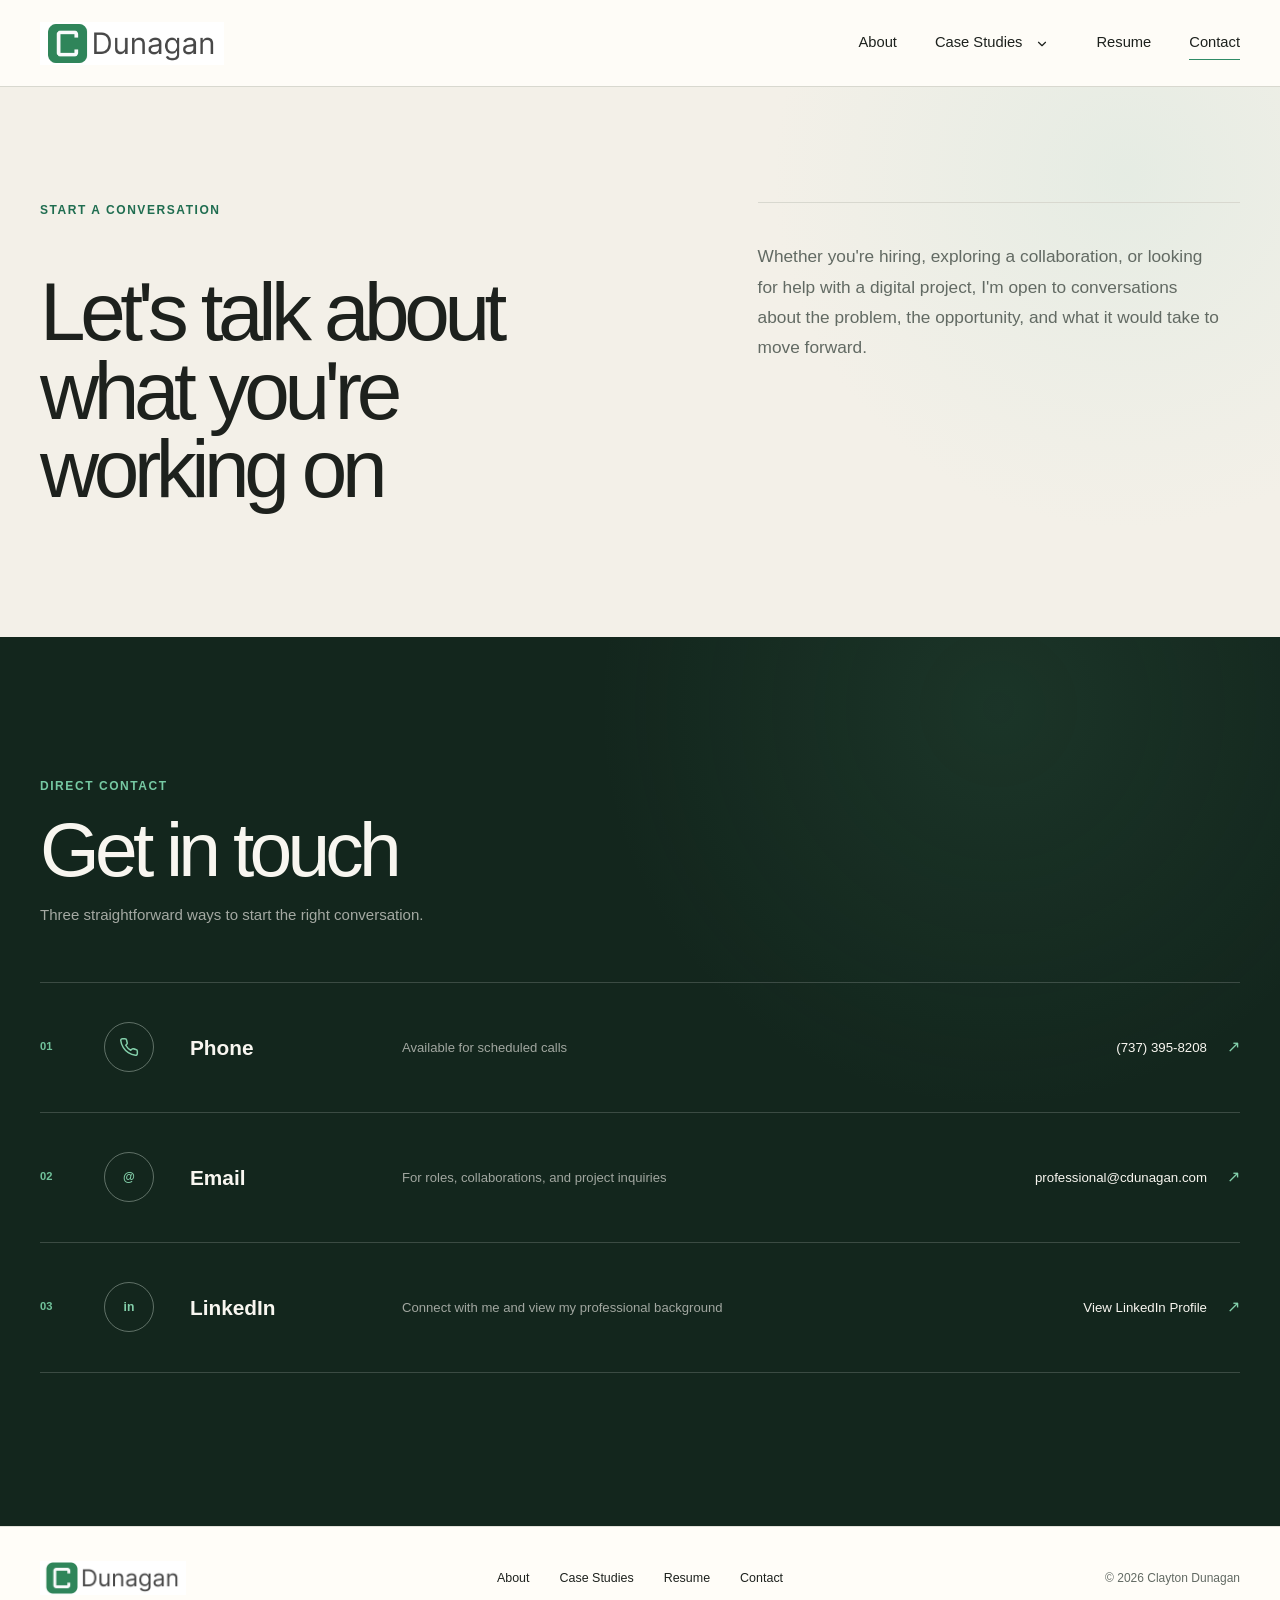
<file: contact.html>
<!DOCTYPE html>
<html lang="en-US">
<head>
  <meta charset="UTF-8" />
  <meta name="viewport" content="width=device-width, initial-scale=1.0" />
  <meta
    name="description"
    content="Contact Austin-based UX/UI designer and front-end developer Clayton Dunagan about employment opportunities, collaborations, and digital projects."
  />
  <title>Contact Clayton Dunagan | UX/UI &amp; Front-End Developer</title>
  <meta name="author" content="Clayton Dunagan" />
  <meta name="robots" content="index, follow, max-image-preview:large, max-snippet:-1, max-video-preview:-1" />
  <meta name="theme-color" content="#13261d" />
  <link rel="canonical" href="https://cdunagan.com/contact.html" />
  <link rel="icon" href="/favicon.svg" type="image/svg+xml" />
  <link rel="apple-touch-icon" href="/apple-touch-icon.png" />
  <meta property="og:type" content="website" />
  <meta property="og:site_name" content="Clayton Dunagan" />
  <meta property="og:locale" content="en_US" />
  <meta property="og:title" content="Contact Clayton Dunagan | UX/UI &amp; Front-End Developer" />
  <meta property="og:description" content="Get in touch about employment opportunities, collaborations, and digital projects with an Austin-based UX/UI designer and front-end developer." />
  <meta property="og:url" content="https://cdunagan.com/contact.html" />
  <meta property="og:image" content="https://cdunagan.com/social/clayton-dunagan.jpg" />
  <meta property="og:image:width" content="1200" />
  <meta property="og:image:height" content="630" />
  <meta property="og:image:alt" content="Clayton Dunagan portfolio preview" />
  <meta name="twitter:card" content="summary_large_image" />
  <meta name="twitter:title" content="Contact Clayton Dunagan | UX/UI &amp; Front-End Developer" />
  <meta name="twitter:description" content="Get in touch about employment opportunities, collaborations, and digital projects with an Austin-based UX/UI designer and front-end developer." />
  <meta name="twitter:image" content="https://cdunagan.com/social/clayton-dunagan.jpg" />
  <meta name="twitter:image:alt" content="Clayton Dunagan portfolio preview" />
  <script type="application/ld+json">
    {
      "@context": "https://schema.org",
      "@graph": [
        {
          "@type": "ContactPage",
          "@id": "https://cdunagan.com/contact.html#webpage",
          "url": "https://cdunagan.com/contact.html",
          "name": "Contact Clayton Dunagan | UX/UI & Front-End Developer",
          "description": "Contact Austin-based UX/UI designer and front-end developer Clayton Dunagan about employment opportunities, collaborations, and digital projects.",
          "isPartOf": {"@id": "https://cdunagan.com/#website"},
          "mainEntity": {"@id": "https://cdunagan.com/#person"},
          "breadcrumb": {"@id": "https://cdunagan.com/contact.html#breadcrumb"},
          "inLanguage": "en-US"
        },
        {
          "@type": "Person",
          "@id": "https://cdunagan.com/#person",
          "name": "Clayton Dunagan",
          "url": "https://cdunagan.com/",
          "jobTitle": "Multidisciplinary Digital Professional",
          "homeLocation": {"@type": "Place", "name": "Austin, Texas"},
          "sameAs": ["https://www.linkedin.com/in/clayton-dunagan-955a961ab/"],
          "contactPoint": {
            "@type": "ContactPoint",
            "telephone": "+1-737-395-8208",
            "email": "professional@cdunagan.com",
            "contactType": "professional inquiries",
            "areaServed": "US",
            "availableLanguage": "English"
          }
        },
        {
          "@type": "BreadcrumbList",
          "@id": "https://cdunagan.com/contact.html#breadcrumb",
          "itemListElement": [
            {"@type": "ListItem", "position": 1, "name": "Home", "item": "https://cdunagan.com/"},
            {"@type": "ListItem", "position": 2, "name": "Contact", "item": "https://cdunagan.com/contact.html"}
          ]
        }
      ]
    }
  </script>
  <link rel="stylesheet" href="style.css?v=20261022-contact-2" />
</head>
<body class="contact-page-v2">
<a class="skip-link" href="#main-content">Skip to main content</a>

<header class="site-header">
  <div class="site-header__container">
    <a href="index.html" class="site-header__logo-link" aria-label="Clayton Dunagan home">
      <img width="1200" height="280"
        src="./assets:/img:/global:/cdunagan-light-logo.png"
        alt="Clayton Dunagan"
        class="site-header__logo" decoding="async">
    </a>

    <button
      class="site-header__menu-toggle"
      type="button"
      aria-label="Open navigation menu"
      aria-expanded="false"
      aria-controls="primary-navigation"
    >
      <span class="site-header__menu-line" aria-hidden="true"></span>
      <span class="site-header__menu-line" aria-hidden="true"></span>
      <span class="site-header__menu-line" aria-hidden="true"></span>
    </button>

    <nav class="site-nav" id="primary-navigation" aria-label="Primary navigation">
      <ul class="site-nav__list">
        <li class="site-nav__item"><a href="about.html" class="site-nav__link">About</a></li>
        <li class="site-nav__item site-nav__item--dropdown">
          <div class="site-nav__dropdown-trigger">
            <a href="case-studies.html" class="site-nav__link">Case Studies</a>
            <button class="site-nav__link site-nav__link--with-icon site-nav__dropdown-toggle" type="button" aria-haspopup="true" aria-expanded="false" aria-controls="case-studies-dropdown" aria-label="Open Case Studies menu">
              <span class="site-nav__chevron" aria-hidden="true">
                <svg width="14" height="14" viewBox="0 0 24 24" fill="none" xmlns="http://www.w3.org/2000/svg"><path d="M6 9L12 15L18 9" stroke="currentColor" stroke-width="2" stroke-linecap="round" stroke-linejoin="round" /></svg>
              </span>
            </button>
          </div>
          <div class="site-nav__dropdown" id="case-studies-dropdown">
            <a href="case-studies.html" class="site-nav__dropdown-link">Case Studies Overview</a>
            <a href="trinity-environmental-case-study.html" class="site-nav__dropdown-link">Trinity Environmental</a>
            <a href="bianco-brothers-case-study.html" class="site-nav__dropdown-link">Bianco Brothers</a>
            <a href="sheltr-case-study.html" class="site-nav__dropdown-link">Sheltr</a>
          </div>
        </li>
        <li class="site-nav__item"><a href="resume.html" class="site-nav__link">Resume</a></li>
        <li class="site-nav__item"><a href="contact.html" class="site-nav__link" aria-current="page">Contact</a></li>
      </ul>
    </nav>
  </div>
</header>

<main id="main-content" tabindex="-1">
  <section class="contact-v2-hero" aria-labelledby="contact-title">
    <div class="contact-v2-hero__container">
      <div class="contact-v2-hero__heading">
        <p class="section-kicker">Start a Conversation</p>
        <h1 id="contact-title">Let's talk about what you're working on</h1>
      </div>

      <div class="contact-v2-hero__content">
        <p>
          Whether you're hiring, exploring a collaboration, or looking for help with a digital project, I'm open to conversations about the problem, the opportunity, and what it would take to move forward.
        </p>
      </div>
    </div>
  </section>

  <section class="contact-v2-methods" id="contact-methods" aria-labelledby="contact-methods-title">
    <div class="site-container">
      <div class="contact-v2-methods__intro">
        <p class="section-kicker section-kicker--light">Direct Contact</p>
        <h2 id="contact-methods-title">Get in touch</h2>
        <p>Three straightforward ways to start the right conversation.</p>
      </div>

      <div class="contact-v2-methods__list">
        <article class="contact-v2-method">
          <span class="contact-v2-method__number">01</span>
          <span class="contact-v2-method__icon" aria-hidden="true">
            <svg viewBox="0 0 24 24">
              <path d="M22 16.92v3a2 2 0 0 1-2.18 2 19.79 19.79 0 0 1-8.63-3.07 19.5 19.5 0 0 1-6-6A19.79 19.79 0 0 1 2.12 4.18 2 2 0 0 1 4.11 2h3a2 2 0 0 1 2 1.72c.13.96.36 1.9.69 2.8a2 2 0 0 1-.45 2.11L8.08 9.9a16 16 0 0 0 6 6l1.27-1.27a2 2 0 0 1 2.11-.45c.9.33 1.84.56 2.8.69A2 2 0 0 1 22 16.92z"></path>
            </svg>
          </span>
          <h3>Phone</h3>
          <p>Available for scheduled calls</p>
          <a href="tel:+17373958208">
            <span>(737) 395-8208</span>
            <span class="contact-v2-method__arrow" aria-hidden="true">↗</span>
          </a>
        </article>

        <article class="contact-v2-method">
          <span class="contact-v2-method__number">02</span>
          <span class="contact-v2-method__icon" aria-hidden="true">@</span>
          <h3>Email</h3>
          <p>For roles, collaborations, and project inquiries</p>
          <a href="mailto:professional@cdunagan.com">
            <span>professional@cdunagan.com</span>
            <span class="contact-v2-method__arrow" aria-hidden="true">↗</span>
          </a>
        </article>

        <article class="contact-v2-method">
          <span class="contact-v2-method__number">03</span>
          <span class="contact-v2-method__icon" aria-hidden="true">in</span>
          <h3>LinkedIn</h3>
          <p>Connect with me and view my professional background</p>
          <a
            href="https://www.linkedin.com/in/clayton-dunagan-955a961ab/"
            target="_blank"
            rel="noopener noreferrer"
          >
            <span>View LinkedIn Profile</span>
            <span class="contact-v2-method__arrow" aria-hidden="true">↗</span>
          </a>
        </article>
      </div>
    </div>
  </section>
</main>

<footer class="site-footer">
  <div class="site-footer__container">
    <div class="site-footer__top">
      <a href="index.html" class="site-footer__logo-link" aria-label="Clayton Dunagan home">
        <img width="1200" height="280"
          src="./assets:/img:/global:/cdunagan-light-logo.png"
          alt="Clayton Dunagan"
          class="site-footer__logo" decoding="async" loading="lazy">
      </a>

      <nav class="site-footer__nav" aria-label="Footer navigation">
        <ul class="site-footer__nav-list">
          <li><a href="about.html" class="site-footer__nav-link">About</a></li>
          <li><a href="case-studies.html" class="site-footer__nav-link">Case Studies</a></li>
          <li><a href="resume.html" class="site-footer__nav-link">Resume</a></li>
          <li><a href="contact.html" class="site-footer__nav-link" aria-current="page">Contact</a></li>
        </ul>
      </nav>

      <p class="site-footer__copyright">© 2026 Clayton Dunagan</p>
    </div>
  </div>
</footer>

<script src="script.js?v=20261022-polish-1"></script>

</body>
</html>
</file>
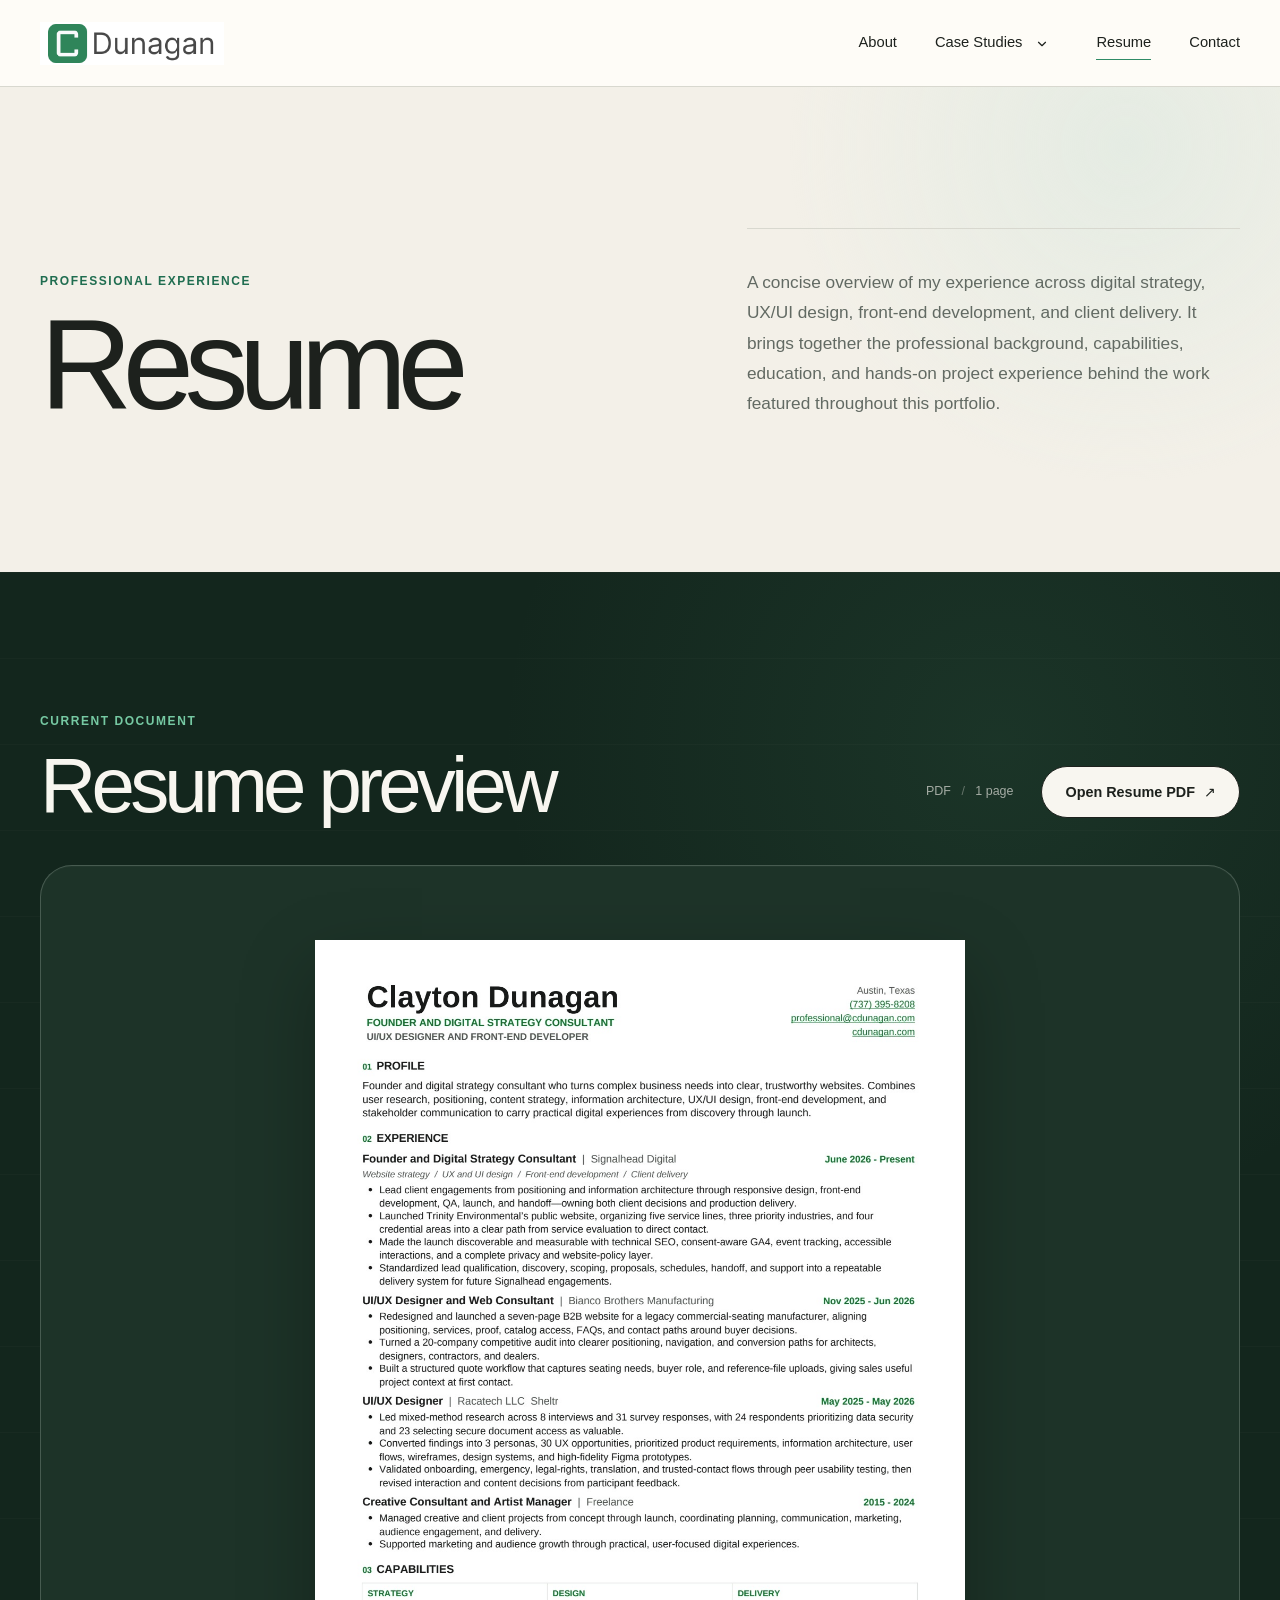
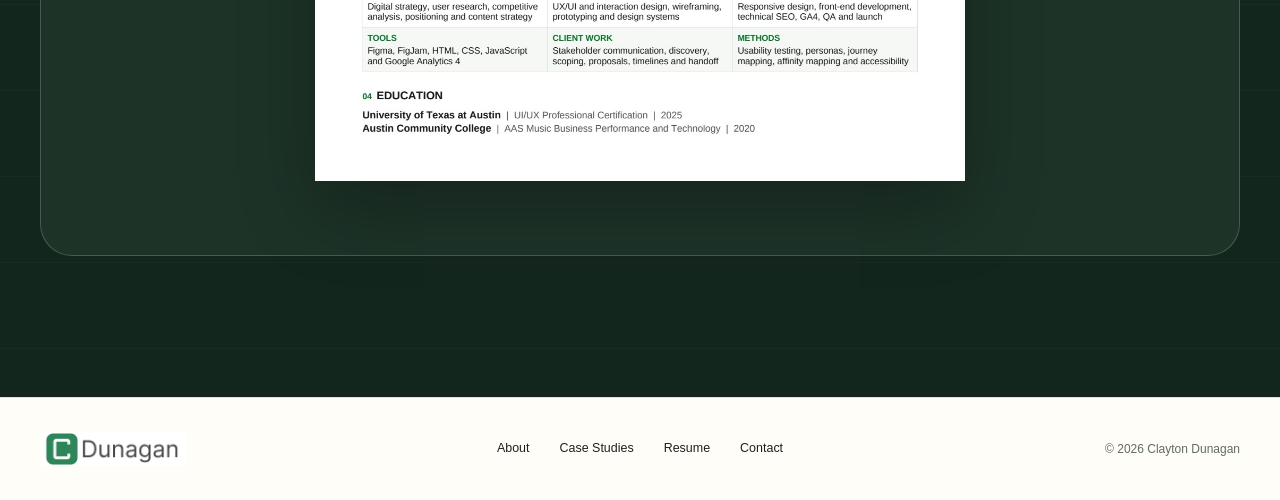
<file: resume.html>
<!DOCTYPE html>
<html lang="en-US">
<head>
  <meta charset="UTF-8" />
  <meta name="viewport" content="width=device-width, initial-scale=1.0" />
  <meta
    name="description"
    content="View or download Clayton Dunagan's resume covering digital strategy, UX/UI design, front-end development, project management, and client delivery."
  />
  <title>Clayton Dunagan Resume | UX/UI &amp; Front-End Developer</title>
  <meta name="author" content="Clayton Dunagan" />
  <meta name="robots" content="index, follow, max-image-preview:large, max-snippet:-1, max-video-preview:-1" />
  <meta name="theme-color" content="#13261d" />
  <link rel="canonical" href="https://cdunagan.com/resume.html" />
  <link rel="icon" href="/favicon.svg" type="image/svg+xml" />
  <link rel="apple-touch-icon" href="/apple-touch-icon.png" />
  <meta property="og:type" content="profile" />
  <meta property="og:site_name" content="Clayton Dunagan" />
  <meta property="og:locale" content="en_US" />
  <meta property="og:title" content="Clayton Dunagan Resume | UX/UI &amp; Front-End Developer" />
  <meta property="og:description" content="Experience across digital strategy, UX/UI design, front-end development, project management, and client delivery." />
  <meta property="og:url" content="https://cdunagan.com/resume.html" />
  <meta property="og:image" content="https://cdunagan.com/social/clayton-dunagan.jpg" />
  <meta property="og:image:width" content="1200" />
  <meta property="og:image:height" content="630" />
  <meta property="og:image:alt" content="Clayton Dunagan portfolio preview" />
  <meta name="twitter:card" content="summary_large_image" />
  <meta name="twitter:title" content="Clayton Dunagan Resume | UX/UI &amp; Front-End Developer" />
  <meta name="twitter:description" content="Experience across digital strategy, UX/UI design, front-end development, project management, and client delivery." />
  <meta name="twitter:image" content="https://cdunagan.com/social/clayton-dunagan.jpg" />
  <meta name="twitter:image:alt" content="Clayton Dunagan portfolio preview" />
  <script type="application/ld+json">
    {
      "@context": "https://schema.org",
      "@graph": [
        {
          "@type": "ProfilePage",
          "@id": "https://cdunagan.com/resume.html#webpage",
          "url": "https://cdunagan.com/resume.html",
          "name": "Clayton Dunagan Resume | UX/UI & Front-End Developer",
          "description": "View or download Clayton Dunagan's resume covering digital strategy, UX/UI design, front-end development, project management, and client delivery.",
          "isPartOf": {"@id": "https://cdunagan.com/#website"},
          "mainEntity": {"@id": "https://cdunagan.com/#person"},
          "primaryImageOfPage": {"@id": "https://cdunagan.com/resume.html#primaryimage"},
          "breadcrumb": {"@id": "https://cdunagan.com/resume.html#breadcrumb"},
          "inLanguage": "en-US"
        },
        {
          "@type": "Person",
          "@id": "https://cdunagan.com/#person",
          "name": "Clayton Dunagan",
          "url": "https://cdunagan.com/",
          "image": {"@id": "https://cdunagan.com/resume.html#primaryimage"},
          "jobTitle": "Multidisciplinary Digital Professional",
          "sameAs": ["https://www.linkedin.com/in/clayton-dunagan-955a961ab/"],
          "knowsAbout": ["Digital Strategy", "UX Research", "UX/UI Design", "Front-End Development", "Project Management", "Client Delivery"]
        },
        {
          "@type": "ImageObject",
          "@id": "https://cdunagan.com/resume.html#primaryimage",
          "url": "https://cdunagan.com/social/clayton-dunagan.jpg",
          "contentUrl": "https://cdunagan.com/social/clayton-dunagan.jpg",
          "width": 1200,
          "height": 630,
          "caption": "Clayton Dunagan portfolio and resume preview"
        },
        {
          "@type": "BreadcrumbList",
          "@id": "https://cdunagan.com/resume.html#breadcrumb",
          "itemListElement": [
            {"@type": "ListItem", "position": 1, "name": "Home", "item": "https://cdunagan.com/"},
            {"@type": "ListItem", "position": 2, "name": "Resume", "item": "https://cdunagan.com/resume.html"}
          ]
        }
      ]
    }
  </script>
  <link rel="stylesheet" href="style.css?v=20261022-resume-2" />
</head>
<body class="resume-page-v2">
<a class="skip-link" href="#main-content">Skip to main content</a>

<header class="site-header">
  <div class="site-header__container">
    <a href="index.html" class="site-header__logo-link" aria-label="Clayton Dunagan home">
      <img width="1200" height="280"
        src="./assets:/img:/global:/cdunagan-light-logo.png"
        alt="Clayton Dunagan"
        class="site-header__logo" decoding="async">
    </a>

    <button
      class="site-header__menu-toggle"
      type="button"
      aria-label="Open navigation menu"
      aria-expanded="false"
      aria-controls="primary-navigation"
    >
      <span class="site-header__menu-line" aria-hidden="true"></span>
      <span class="site-header__menu-line" aria-hidden="true"></span>
      <span class="site-header__menu-line" aria-hidden="true"></span>
    </button>

    <nav class="site-nav" id="primary-navigation" aria-label="Primary navigation">
      <ul class="site-nav__list">
        <li class="site-nav__item"><a href="about.html" class="site-nav__link">About</a></li>
        <li class="site-nav__item site-nav__item--dropdown">
          <div class="site-nav__dropdown-trigger">
            <a href="case-studies.html" class="site-nav__link">Case Studies</a>
            <button class="site-nav__link site-nav__link--with-icon site-nav__dropdown-toggle" type="button" aria-haspopup="true" aria-expanded="false" aria-controls="case-studies-dropdown" aria-label="Open Case Studies menu">
              <span class="site-nav__chevron" aria-hidden="true">
                <svg width="14" height="14" viewBox="0 0 24 24" fill="none" xmlns="http://www.w3.org/2000/svg"><path d="M6 9L12 15L18 9" stroke="currentColor" stroke-width="2" stroke-linecap="round" stroke-linejoin="round" /></svg>
              </span>
            </button>
          </div>
          <div class="site-nav__dropdown" id="case-studies-dropdown">
            <a href="case-studies.html" class="site-nav__dropdown-link">Case Studies Overview</a>
            <a href="trinity-environmental-case-study.html" class="site-nav__dropdown-link">Trinity Environmental</a>
            <a href="bianco-brothers-case-study.html" class="site-nav__dropdown-link">Bianco Brothers</a>
            <a href="sheltr-case-study.html" class="site-nav__dropdown-link">Sheltr</a>
          </div>
        </li>
        <li class="site-nav__item"><a href="resume.html" class="site-nav__link" aria-current="page">Resume</a></li>
        <li class="site-nav__item"><a href="contact.html" class="site-nav__link">Contact</a></li>
      </ul>
    </nav>
  </div>
</header>

<main id="main-content" tabindex="-1">
  <section class="resume-v2-hero" aria-labelledby="resume-title">
    <div class="resume-v2-hero__container">
      <div class="resume-v2-hero__heading">
        <p class="section-kicker">Professional Experience</p>
        <h1 id="resume-title">Resume</h1>
      </div>

      <div class="resume-v2-hero__content">
        <p>
          A concise overview of my experience across digital strategy, UX/UI design, front-end development, and client delivery. It brings together the professional background, capabilities, education, and hands-on project experience behind the work featured throughout this portfolio.
        </p>
      </div>
    </div>
  </section>

  <section class="resume-v2-document" aria-labelledby="resume-preview-title">
    <div class="site-container">
      <div class="resume-v2-document__header">
        <div>
          <p class="section-kicker section-kicker--light">Current Document</p>
          <h2 id="resume-preview-title">Resume preview</h2>
        </div>

        <div class="resume-v2-document__actions">
          <p>PDF <span aria-hidden="true">/</span> 1 page</p>
          <a
            href="./assets:/img:/pages:/resume:/Clayton-Dunagan-Resume-2026.pdf"
            class="button resume-v2-document__button"
            target="_blank"
            rel="noopener noreferrer"
          >
            Open Resume PDF <span aria-hidden="true">↗</span>
          </a>
        </div>
      </div>

      <div class="resume-v2-document__frame">
        <a
          href="./assets:/img:/pages:/resume:/Clayton-Dunagan-Resume-2026.pdf"
          class="resume-v2-document__preview-link"
          target="_blank"
          rel="noopener noreferrer"
          aria-label="Open Clayton Dunagan's resume PDF"
        >
          <img width="1224" height="1584"
            src="./assets:/img:/pages:/resume:/Clayton-Dunagan-Resume-2026.optimized.jpg"
            alt="Preview of Clayton Dunagan's current one-page resume"
            class="resume-v2-document__image" decoding="async" loading="lazy">
        </a>
      </div>
    </div>
  </section>
</main>

<footer class="site-footer">
  <div class="site-footer__container">
    <div class="site-footer__top">
      <a href="index.html" class="site-footer__logo-link" aria-label="Clayton Dunagan home">
        <img width="1200" height="280"
          src="./assets:/img:/global:/cdunagan-light-logo.png"
          alt="Clayton Dunagan"
          class="site-footer__logo" decoding="async" loading="lazy">
      </a>

      <nav class="site-footer__nav" aria-label="Footer navigation">
        <ul class="site-footer__nav-list">
          <li><a href="about.html" class="site-footer__nav-link">About</a></li>
          <li><a href="case-studies.html" class="site-footer__nav-link">Case Studies</a></li>
          <li><a href="resume.html" class="site-footer__nav-link" aria-current="page">Resume</a></li>
          <li><a href="contact.html" class="site-footer__nav-link">Contact</a></li>
        </ul>
      </nav>

      <p class="site-footer__copyright">© 2026 Clayton Dunagan</p>
    </div>
  </div>
</footer>

<script src="script.js?v=20261022-polish-1"></script>

</body>
</html>
</file>
<file: style.css>
/* =========================
   RESET / BASE
========================= */

*,
*::before,
*::after {
  box-sizing: border-box;
  margin: 0;
  padding: 0;
}

/* =========================================================
   RESUME PAGE 2026
   Approved direction: Warm Precision
========================================================= */

.resume-page-v2 main {
  overflow: hidden;
}

/* ---------- Resume hero ---------- */

.resume-v2-hero {
  background:
    radial-gradient(circle at 88% 12%, rgba(220, 233, 224, 0.62), transparent 28%),
    var(--color-paper);
  padding: clamp(88px, 11vw, 154px) 0 clamp(96px, 12vw, 166px);
}

.resume-v2-hero__container {
  width: min(calc(100% - 64px), var(--container-width));
  margin-inline: auto;
  display: grid;
  grid-template-columns: minmax(0, 1.08fr) minmax(380px, 0.92fr);
  align-items: end;
  gap: clamp(64px, 10vw, 154px);
}

.resume-v2-hero__heading h1 {
  margin: 22px 0 0;
  color: var(--color-ink);
  font-size: clamp(5rem, 10vw, 8.5rem);
  font-weight: 500;
  line-height: 0.84;
  letter-spacing: -0.075em;
}

.resume-v2-hero__content {
  padding: 38px 0 0;
  border-top: 1px solid var(--color-line);
}

.resume-v2-hero__content > p {
  max-width: 620px;
  margin: 0;
  color: var(--color-muted);
  font-size: clamp(0.98rem, 1.35vw, 1.08rem);
  line-height: 1.76;
  text-wrap: pretty;
}

/* ---------- Resume document ---------- */

.resume-v2-document {
  position: relative;
  isolation: isolate;
  background:
    radial-gradient(circle at 78% 12%, rgba(73, 135, 101, 0.15), transparent 31%),
    var(--color-green-dark);
  padding: clamp(96px, 11vw, 152px) 0;
  color: #f8f6f0;
}

.resume-v2-document::after {
  content: "";
  position: absolute;
  inset: 0;
  z-index: -1;
  background-image: linear-gradient(rgba(255, 255, 255, 0.018) 1px, transparent 1px);
  background-size: 100% 86px;
  pointer-events: none;
}

.resume-v2-document__header {
  margin-bottom: 42px;
  display: flex;
  align-items: flex-end;
  justify-content: space-between;
  gap: 40px;
}

.resume-v2-document__header h2 {
  margin: 18px 0 0;
  color: #f8f6f0;
  font-size: clamp(3rem, 6.1vw, 5.4rem);
  font-weight: 500;
  line-height: 0.96;
  letter-spacing: -0.062em;
}

.resume-v2-document__actions {
  padding-bottom: 5px;
  display: flex;
  align-items: center;
  gap: 28px;
}

.resume-v2-document__actions p {
  margin: 0;
  color: rgba(248, 246, 240, 0.62);
  font-size: 0.78rem;
  line-height: 1.4;
  white-space: nowrap;
}

.resume-v2-document__actions p span {
  margin-inline: 7px;
  opacity: 0.55;
}

.resume-v2-document__button {
  border-color: #f8f6f0;
  background-color: #f8f6f0;
  color: var(--color-ink);
}

.resume-v2-document__button:hover,
.resume-v2-document__button:focus-visible {
  border-color: var(--color-mint);
  background-color: var(--color-mint);
  color: var(--color-green-dark);
}

.resume-v2-document__frame {
  min-height: 780px;
  padding: clamp(38px, 6vw, 74px);
  border: 1px solid rgba(220, 233, 224, 0.22);
  border-radius: var(--radius-large);
  display: flex;
  align-items: center;
  justify-content: center;
  background-color: var(--color-green-panel);
  box-shadow: inset 0 1px 0 rgba(255, 255, 255, 0.025);
}

.resume-v2-document__preview-link {
  width: min(100%, 650px);
  display: block;
  text-decoration: none;
  transition: transform 240ms ease, box-shadow 240ms ease;
}

.resume-v2-document__preview-link:hover,
.resume-v2-document__preview-link:focus-visible {
  transform: translateY(-4px);
}

.resume-v2-document__image {
  width: 100%;
  height: auto;
  display: block;
  background-color: var(--color-white);
  box-shadow: 0 28px 70px rgba(0, 0, 0, 0.28);
}

/* ---------- Resume responsive behavior ---------- */

@media (max-width: 960px) {
  .resume-v2-hero__container {
    grid-template-columns: minmax(0, 0.86fr) minmax(360px, 1.14fr);
    gap: 54px;
  }

  .resume-v2-hero__heading h1 {
    font-size: clamp(4.6rem, 10vw, 6.7rem);
  }

  .resume-v2-document__frame {
    min-height: 680px;
  }
}

@media (max-width: 820px) {
  .resume-v2-hero__container {
    width: min(calc(100% - 40px), var(--container-width));
    grid-template-columns: 1fr;
    align-items: start;
    gap: 54px;
  }

  .resume-v2-hero__heading h1 {
    font-size: clamp(4.5rem, 16vw, 7rem);
  }

  .resume-v2-hero__content {
    max-width: 700px;
  }

  .resume-v2-document__header {
    align-items: flex-start;
    flex-direction: column;
  }

  .resume-v2-document__actions {
    width: 100%;
    justify-content: space-between;
  }

  .resume-v2-document__frame {
    min-height: 0;
  }
}

@media (max-width: 520px) {
  .resume-v2-hero {
    padding: 70px 0 82px;
  }

  .resume-v2-hero__container {
    width: min(calc(100% - 32px), var(--container-width));
    gap: 48px;
  }

  .resume-v2-hero__heading h1 {
    font-size: clamp(4.3rem, 23vw, 5.6rem);
  }

  .resume-v2-hero__content {
    padding-top: 28px;
  }

  .resume-v2-hero__content > p {
    font-size: 0.96rem;
    line-height: 1.72;
  }

  .resume-v2-document {
    padding: 74px 0;
  }

  .resume-v2-document__header {
    margin-bottom: 34px;
  }

  .resume-v2-document__header h2 {
    font-size: clamp(2.85rem, 14vw, 3.7rem);
  }

  .resume-v2-document__actions {
    align-items: stretch;
    flex-direction: column;
    gap: 18px;
  }

  .resume-v2-document__button {
    width: 100%;
  }

  .resume-v2-document__frame {
    padding: 28px 20px;
    border-radius: 22px;
  }

  .resume-v2-document__preview-link {
    width: 100%;
  }
}

html {
  scroll-behavior: smooth;
}

body {
  font-family: Arial, sans-serif;
  line-height: 1.5;
  background-color: #f5f5f5;
  color: #111111;
}

/* =========================
   HEADER / NAV
========================= */

.site-header {
  background-color: #ffffff;
  border-bottom: 1px solid #d9d9d9;
}

.site-header__container {
  max-width: 1440px;
  margin: 0 auto;
  padding: 14px 40px;
  display: flex;
  align-items: center;
  justify-content: space-between;
  gap: 32px;
}

.site-header__logo-link {
  display: inline-flex;
  align-items: center;
  flex-shrink: 0;
  text-decoration: none;
}

.site-header__logo {
  display: block;
  width: auto;
  height: 40px;
}

.site-nav {
  margin-left: auto;
}

.site-nav__list {
  list-style: none;
  display: flex;
  align-items: center;
  gap: 32px;
  margin: 0;
  padding: 0;
}

.site-nav__item {
  display: flex;
  align-items: center;
}

.site-nav__link {
  display: inline-flex;
  align-items: center;
  color: #1f1f1f;
  text-decoration: none;
  font-size: 16px;
  font-weight: 500;
  line-height: 1.2;
  transition: color 0.2s ease;
}

.site-nav__link:hover,
.site-nav__link:focus-visible {
  color: #555555;
}

.site-nav__link--with-icon {
  gap: 8px;
}

.site-nav__chevron {
  display: inline-flex;
  align-items: center;
  justify-content: center;
  transform: translateY(1px);
}

.site-nav__item--dropdown {
  position: relative;
}

.site-nav__dropdown-trigger {
  display: flex;
  align-items: center;
  gap: 4px;
}

.site-nav__dropdown-toggle {
  display: inline-flex;
  align-items: center;
  justify-content: center;
  background: none;
  border: none;
  cursor: pointer;
  font-family: inherit;
  width: 32px;
  min-width: 32px;
  min-height: 32px;
  padding: 8px;
  border-radius: 50%;
}

.site-nav__dropdown-toggle:focus-visible {
  outline: 3px solid #1f6d50;
  outline-offset: 2px;
}

.site-nav__dropdown-toggle .site-nav__chevron {
  transform: translateY(1px);
}

.site-nav__dropdown {
  position: absolute;
  top: calc(100% + 8px);
  left: 50%;
  transform: translateX(-50%);
  min-width: 300px;
  background-color: #ffffff;
  border: 1px solid #d9d9d9;
  border-radius: 12px;
  box-shadow: 0 12px 32px rgba(0, 0, 0, 0.08);
  padding: 12px;
  display: none;
  flex-direction: column;
  gap: 8px;
  z-index: 1000;
}

.site-nav__item--dropdown.is-open .site-nav__dropdown {
  display: flex;
}

.site-nav__item--dropdown.is-open .site-nav__chevron {
  transform: translateY(1px) rotate(180deg);
}

.site-nav__dropdown-link {
  display: block;
  text-decoration: none;
  color: #111111;
  font-size: 15px;
  font-weight: 500;
  line-height: 1.3;
  padding: 10px 12px;
  border-radius: 8px;
  transition: background-color 0.2s ease, opacity 0.2s ease;
}

.site-nav__dropdown-link:hover,
.site-nav__dropdown-link:focus-visible {
  background-color: #f5f5f5;
  opacity: 1;
}

.site-nav__dropdown-link[aria-current="page"] {
  background-color: #e8f1ec;
  color: var(--color-green-dark, #13261d);
  font-weight: 650;
}

/* =========================
   FOOTER
========================= */

.site-footer {
  background-color: #ffffff;
}

.site-footer__container {
  max-width: 1440px;
  margin: 0 auto;
  padding: 72px 40px 40px;
}

.site-footer__top {
  display: grid;
  grid-template-columns: 1fr auto 1fr;
  align-items: center;
  gap: 24px;
}

.site-footer__logo-link {
  display: inline-flex;
  align-items: center;
  justify-self: start;
  text-decoration: none;
}

.site-footer__logo {
  display: block;
  width: auto;
  height: 40px;
}

.site-footer__nav {
  justify-self: center;
}

.site-footer__nav-list {
  list-style: none;
  display: flex;
  align-items: center;
  gap: 32px;
  margin: 0;
  padding: 0;
}

.site-footer__nav-link {
  color: #111111;
  text-decoration: none;
  font-size: 15px;
  font-weight: 500;
  line-height: 1.2;
  transition: color 0.2s ease;
}

.site-footer__nav-link:hover,
.site-footer__nav-link:focus-visible,
.site-footer__social-link:hover,
.site-footer__social-link:focus-visible {
  color: #555555;
}

.site-footer__social-link {
  justify-self: end;
  display: inline-flex;
  align-items: center;
  justify-content: center;
  color: #111111;
  text-decoration: none;
  transition: opacity 0.2s ease;
}

.site-footer__social-icon {
  display: block;
  width: 20px;
  height: 20px;
}

.site-footer__divider {
  width: 100%;
  height: 1px;
  background-color: #d9d9d9;
  margin: 40px 0 28px;
}

.site-footer__bottom {
  display: flex;
  justify-content: center;
}

.site-footer__copyright {
  font-size: 14px;
  line-height: 1.4;
  color: #555555;
  margin: 0;
}

/* ==========================================
   Global Image Lightbox
========================================== */

.lightbox-trigger {
  cursor: zoom-in;
}

.lightbox {
  position: fixed;
  inset: 0;
  z-index: 9999;
  display: none;
  opacity: 0;
  pointer-events: none;
}

.lightbox.is-active {
  display: block;
  opacity: 1;
  pointer-events: auto;
}

.lightbox__overlay {
  position: absolute;
  inset: 0;
  background-color: rgba(0, 0, 0, 0.86);
}

.lightbox__content {
  position: relative;
  z-index: 2;
  width: 100%;
  height: 100%;
  padding: 64px 48px;
  display: flex;
  align-items: center;
  justify-content: center;
}

.lightbox__image {
  max-width: min(94vw, 1400px);
  max-height: 86vh;
  width: auto;
  height: auto;
  display: block;
  border-radius: 16px;
  background-color: #ffffff;
  box-shadow: 0 24px 80px rgba(0, 0, 0, 0.45);
  cursor: default;
}

.lightbox__close {
  position: absolute;
  top: 24px;
  right: 24px;
  z-index: 3;
  width: 48px;
  height: 48px;
  border: none;
  border-radius: 999px;
  background-color: rgba(255, 255, 255, 0.14);
  color: #ffffff;
  font-size: 2rem;
  line-height: 1;
  cursor: pointer;
  transition:
    background-color 0.2s ease,
    transform 0.2s ease;
}

.lightbox__close:hover,
.lightbox__close:focus-visible {
  background-color: rgba(255, 255, 255, 0.24);
  transform: scale(1.04);
  outline: none;
}

@media (max-width: 768px) {
  .lightbox__content {
    padding: 72px 20px 32px;
  }

  .lightbox__image {
    max-width: 94vw;
    max-height: 80vh;
    border-radius: 12px;
  }

  .lightbox__close {
    top: 18px;
    right: 18px;
    width: 44px;
    height: 44px;
    font-size: 1.75rem;
  }
}

/* =========================================
   HOME PAGE
========================================= */


/* ===== Home Hero ===== */

.home-hero {
  width: 100%;
}

.home-hero__media {
  position: relative;
  width: 100%;
  height: 800px;
  overflow: hidden;
}

.home-hero__image {
  width: 100%;
  height: 100%;
  display: block;
  object-fit: cover;
  object-position: center 25%;
}

.home-hero__overlay {
  position: absolute;
  left: 56px;
  bottom: 40px;
  z-index: 2;
}

.home-hero__title {
  margin: 0;
  color: #ffffff;
  font-size: 3.15rem;
  line-height: 1.08;
  font-weight: 400;
}

.home-hero__title-line {
  display: block;
}

/* ===== Home How I Think ===== */

.home-thinking {
  background-color: #ffffff;
  padding: 80px 0;
}

.home-thinking__container {
  width: 100%;
  max-width: 860px;
  margin: 0 auto;
  padding: 0 32px;
}

.home-thinking__title {
  margin: 0 0 28px;
  color: #111111;
  font-size: 3rem;
  line-height: 1.1;
  font-weight: 400;
}

.home-thinking__content {
  max-width: 680px;
}

.home-thinking__paragraph {
  margin: 0 0 32px;
  color: #222222;
  font-size: 1rem;
  line-height: 1.7;
}

.home-thinking__paragraph:last-child {
  margin-bottom: 0;
}

/* ===== Home CTA ===== */

.home-cta {
  background-color: #ffffff;
  padding: 0 0 80px;
}

.home-cta__container {
  width: 100%;
  max-width: 1440px;
  margin: 0 auto;
  padding: 0 32px;
}

.home-cta__card {
  max-width: 1240px;
  margin: 0 auto;
  padding: 72px 32px;
  background-color: #f1f1f1;
  border: 1px solid #dddddd;
  border-radius: 32px;
  text-align: center;
}

.home-cta__title {
  margin: 0 0 16px;
  color: #111111;
  font-size: 3rem;
  line-height: 1.1;
  font-weight: 400;
}

.home-cta__text {
  max-width: 640px;
  margin: 0 auto 36px;
  color: #222222;
  font-size: 1rem;
  line-height: 1.7;
}

.home-cta__actions {
  display: flex;
  justify-content: center;
  align-items: center;
  gap: 16px;
  flex-wrap: wrap;
}

.home-cta__button {
  display: inline-flex;
  align-items: center;
  justify-content: center;
  min-width: 148px;
  padding: 14px 28px;
  border-radius: 999px;
  font-size: 0.95rem;
  line-height: 1;
  font-weight: 500;
  text-decoration: none;
  transition: all 0.2s ease;
}

.home-cta__button--primary {
  background-color: #111111;
  color: #ffffff;
  border: 1px solid #111111;
}

.home-cta__button--secondary {
  background-color: #ffffff;
  color: #111111;
  border: 1px solid #cccccc;
}

.home-cta__button--primary:hover,
.home-cta__button--primary:focus-visible {
  background-color: #2a2a2a;
  border-color: #2a2a2a;
}

.home-cta__button--secondary:hover,
.home-cta__button--secondary:focus-visible {
  background-color: #f7f7f7;
  border-color: #bdbdbd;
}

/* =========================
   ABOUT PAGE
========================= */

/* ABOUT HERO */
.about-page {
  background-color: #ffffff;
}

.about-hero {
  padding: 32px 0 80px;
  background-color: #ffffff;
}

.about-hero__container {
  width: min(100% - 80px, 1360px);
  margin: 0 auto;
  display: grid;
  grid-template-columns: 1fr 1.15fr;
  gap: 40px;
  align-items: center;
}

.about-hero__content {
  max-width: 560px;
}

.about-hero__title {
  margin: 0 0 28px;
  font-size: 4.5rem;
  line-height: 1.05;
  font-weight: 500;
  letter-spacing: -0.04em;
  color: #111111;
}

.about-hero__text {
  margin: 0;
  font-size: 1rem;
  line-height: 1.6;
  color: #444444;
}

.about-hero__image-wrapper {
  width: 100%;
  height: 760px;
}

.about-hero__image {
  display: block;
  width: 100%;
  height: 100%;
  object-fit: cover;
}

/* ABOUT INTRO */
.about-intro {
  padding: 32px 0 80px;
  background-color: #ffffff;
}

.about-intro__container {
  width: min(100% - 80px, 1120px);
  margin: 0 auto;
}

.about-intro__top {
  width: 100%;
  max-width: 720px;
  margin: 0 auto 36px;
  display: flex;
  justify-content: space-between;
  align-items: center;
}

.about-intro__eyebrow {
  margin: 0;
  font-size: 0.875rem;
  line-height: 1.4;
  color: #111111;
}

.about-intro__linkedin {
  display: inline-flex;
  align-items: center;
  justify-content: center;
  color: #111111;
  text-decoration: none;
}

.about-intro__linkedin-icon {
  display: block;
  width: 20px;
  height: 20px;
}

.about-intro__content {
  display: flex;
  flex-direction: column;
  align-items: center;
}

.about-intro__text {
  max-width: 720px;
}

.about-intro__text p {
  margin: 0 0 22px;
  font-size: 1rem;
  line-height: 1.75;
  color: #222222;
}

.about-intro__text p:last-child {
  margin-bottom: 0;
}

.about-intro__quote-block {
  margin-top: 48px;
  text-align: center;
}

.about-intro__quote {
  margin: 0 0 24px;
  font-size: 1.875rem;
  line-height: 1.3;
  font-weight: 600;
  color: #111111;
}

.about-intro__tags {
  display: flex;
  flex-wrap: wrap;
  justify-content: center;
  gap: 12px;
}

.about-intro__tag {
  display: inline-flex;
  align-items: center;
  padding: 8px 14px;
  border: 1px solid #d9d9d9;
  border-radius: 999px;
  font-size: 0.875rem;
  line-height: 1;
  color: #111111;
  background-color: #f2f2f2;
}

.about-intro__footer {
  margin-top: 64px;
}

.about-intro__footer-line {
  width: 100%;
  height: 1px;
  background-color: #e6e6e6;
}

.about-intro__identity {
  padding-top: 24px;
  text-align: center;
}

.about-intro__name {
  margin: 0 0 6px;
  font-size: 1rem;
  line-height: 1.4;
  font-weight: 600;
  color: #111111;
}

.about-intro__role {
  margin: 0;
  font-size: 0.9375rem;
  line-height: 1.4;
  color: #666666;
}

/* ABOUT PROCESS */
.about-process {
  padding: 72px 0 96px;
  background-color: #ffffff;
}

.about-process__container {
  width: min(100% - 80px, 1360px);
  margin: 0 auto;
}

.about-process__header {
  display: grid;
  grid-template-columns: 1fr 1fr;
  gap: 48px;
  align-items: start;
  margin-bottom: 48px;
}

.about-process__header-left {
  max-width: 560px;
}

.about-process__eyebrow {
  margin: 0 0 16px;
  font-size: 0.875rem;
  line-height: 1.4;
  font-weight: 600;
  color: #111111;
}

.about-process__title {
  margin: 0;
  font-size: 3.75rem;
  line-height: 1.08;
  font-weight: 500;
  letter-spacing: -0.04em;
  color: #111111;
}

.about-process__header-right {
  max-width: 600px;
}

.about-process__text {
  margin: 0;
  font-size: 1rem;
  line-height: 1.75;
  color: #222222;
}

.about-process__grid {
  display: grid;
  grid-template-columns: repeat(4, 1fr);
  border-top: 1px solid #e6e6e6;
}

.about-process-card {
  padding: 40px 24px 0 24px;
  border-right: 1px solid #e6e6e6;
}

.about-process-card:first-child {
  padding-left: 0;
}

.about-process-card:last-child {
  border-right: none;
  padding-right: 0;
}

.about-process-card__icon {
  display: inline-flex;
  align-items: center;
  justify-content: center;
  margin-bottom: 24px;
  color: #111111;
}

.about-process-card__icon-svg {
  width: 36px;
  height: 36px;
  display: block;
}

.about-process-card__title {
  margin: 0 0 16px;
  font-size: 1.75rem;
  line-height: 1.2;
  font-weight: 500;
  color: #111111;
}

.about-process-card__text {
  margin: 0;
  font-size: 0.9375rem;
  line-height: 1.7;
  color: #333333;
}

/* ABOUT SKILLS */
.about-skills {
  padding: 80px 0 104px;
  background-color: #ffffff;
}

.about-skills__container {
  width: min(100% - 80px, 1360px);
  margin: 0 auto;
}

.about-skills__intro {
  max-width: 760px;
  margin: 0 auto 48px;
  text-align: center;
}

.about-skills__eyebrow {
  margin: 0 0 16px;
  font-size: 0.875rem;
  line-height: 1.4;
  font-weight: 600;
  color: #111111;
}

.about-skills__title {
  margin: 0 0 20px;
  font-size: 3.75rem;
  line-height: 1.08;
  font-weight: 500;
  letter-spacing: -0.04em;
  color: #111111;
}

.about-skills__text {
  max-width: 620px;
  margin: 0 auto;
  font-size: 1rem;
  line-height: 1.75;
  color: #444444;
}

.about-skills__card {
  display: grid;
  grid-template-columns: 1.45fr 1fr;
  min-height: 440px;
  background-color: #f2f2f2;
  border: 1px solid #dfdfdf;
  border-radius: 32px;
  overflow: hidden;
}

.about-skills__card-left {
  padding: 56px 48px 48px;
  display: flex;
  flex-direction: column;
  justify-content: flex-start;
}

.about-skills__icon {
  display: inline-flex;
  align-items: center;
  justify-content: flex-start;
  margin-bottom: 28px;
  color: #111111;
}

.about-skills__icon-svg {
  width: 40px;
  height: 40px;
  display: block;
}

.about-skills__card-title {
  margin: 0 0 20px;
  font-size: 2.75rem;
  line-height: 1.08;
  font-weight: 500;
  letter-spacing: -0.03em;
  color: #111111;
}

.about-skills__card-text {
  max-width: 490px;
  margin: 0;
  font-size: 1rem;
  line-height: 1.75;
  color: #444444;
}

.about-skills__list {
  display: flex;
  flex-direction: column;
  border-left: 1px solid #dfdfdf;
  background-color: #f2f2f2;
}

.about-skills__list-item {
  display: flex;
  align-items: center;
  min-height: 72px;
  padding: 0 28px;
  font-size: 1.25rem;
  line-height: 1.2;
  color: #111111;
  background-color: #ffffff;
  border-bottom: 1px solid #dfdfdf;
}

.about-skills__list-item:first-child {
  background-color: #f2f2f2;
}

.about-skills__list-item:last-child {
  border-bottom: none;
}

/* ABOUT CLOSING */
.about-closing {
  padding: 88px 0 88px;
  background-color: #ffffff;
}

.about-closing__container {
  width: min(100% - 80px, 900px);
  margin: 0 auto;
}

.about-closing__text {
  max-width: 820px;
  margin: 0 auto;
  text-align: center;
  font-size: 1.875rem;
  line-height: 1.42;
  font-weight: 400;
  letter-spacing: -0.02em;
  color: #111111;
}

/* ================================
   CASE STUDIES HERO SECTION
================================ */
.case-studies-hero {
  background-color: #ffffff;
  padding: 104px 24px 20px;
}

.case-studies-hero__container {
  max-width: 800px;
  margin: 0 auto;
  text-align: center;
}

.case-studies-hero__title {
  margin: 0;
  font-size: 3.5rem;
  font-weight: 500;
  line-height: 1.06;
  color: #111111;
}

.case-studies-hero__text {
  max-width: 680px;
  margin: 24px auto 0;
  font-size: 1.0625rem;
  line-height: 1.7;
  color: #444444;
}

.case-studies-hero__actions {
  margin-top: 28px;
}

/* ================================
   CASE STUDY STRUCTURE SECTION
================================ */
.case-study-structure {
  background-color: #ffffff;
  padding: 56px 24px 96px;
}

.case-study-structure__container {
  max-width: 1180px;
  margin: 0 auto;
}

.case-study-structure__intro {
  max-width: 760px;
}

.case-study-structure__eyebrow {
  margin: 0 0 18px;
  font-size: 0.8rem;
  font-weight: 600;
  line-height: 1;
  letter-spacing: 0.08em;
  text-transform: uppercase;
  color: #667085;
}

.case-study-structure__title {
  margin: 0;
  max-width: 680px;
  font-size: 3.25rem;
  font-weight: 500;
  line-height: 1.08;
  color: #111111;
}

.case-study-structure__text {
  max-width: 720px;
  margin: 24px 0 0;
  font-size: 1rem;
  line-height: 1.7;
  color: #444444;
}

.case-study-structure__text + .case-study-structure__text {
  margin-top: 18px;
}

.case-study-structure__grid {
  display: grid;
  grid-template-columns: repeat(2, minmax(0, 1fr));
  column-gap: 72px;
  row-gap: 0;
  margin-top: 48px;
  padding-top: 0;
  border-top: 1px solid #dddddd;
}

.case-study-structure__item {
  padding: 34px 0 30px;
}

.case-study-structure__item:nth-child(1),
.case-study-structure__item:nth-child(2) {
  border-bottom: 1px solid #dddddd;
}

.case-study-structure__item-header {
  display: flex;
  align-items: flex-start;
  gap: 18px;
  margin-bottom: 14px;
}

.case-study-structure__icon {
  flex-shrink: 0;
  width: 28px;
  height: 28px;
  color: #111111;
}

.case-study-structure__icon svg {
  display: block;
  width: 100%;
  height: 100%;
}

.case-study-structure__item-title {
  margin: 0;
  font-size: 1.125rem;
  font-weight: 500;
  line-height: 1.3;
  color: #111111;
}

.case-study-structure__item-text {
  margin: 0;
  padding-left: 44px;
  max-width: 430px;
  font-size: 0.95rem;
  line-height: 1.65;
  color: #444444;
}

/* ================================
   CASE STUDIES PROJECTS SECTION
================================ */
.case-studies-projects {
  background-color: #ffffff;
  padding: 72px 24px 144px;
}

.case-studies-projects__container {
  max-width: 1180px;
  margin: 0 auto;
}

.case-studies-projects__intro {
  max-width: 720px;
  margin: 0 auto;
  text-align: center;
}

.case-studies-projects__eyebrow {
  margin: 0 0 14px;
  font-size: 0.8rem;
  font-weight: 600;
  line-height: 1;
  letter-spacing: 0.02em;
  color: #111111;
}

.case-studies-projects__title {
  margin: 0;
  font-size: 3.25rem;
  font-weight: 500;
  line-height: 1.08;
  color: #111111;
}

.case-studies-projects__text {
  max-width: 600px;
  margin: 20px auto 0;
  font-size: 1rem;
  line-height: 1.7;
  color: #444444;
}

.case-studies-projects__grid {
  display: grid;
  grid-template-columns: repeat(2, minmax(0, 1fr));
  gap: 28px;
  margin-top: 44px;
}

/* ================================
   CASE STUDY CARD
================================ */
.case-study-card {
  display: flex;
  flex-direction: column;
  min-height: 100%;
  background-color: #f4f4f4;
  border: 1px solid #dddddd;
  border-radius: 28px;
  overflow: hidden;
}

.case-study-card__image-wrap {
  position: relative;
  width: 100%;
  aspect-ratio: 4 / 3;
  background-color: #e9e9e9;
  overflow: hidden;
}

.case-study-card__image {
  display: block;
  width: 100%;
  height: 100%;
  object-fit: cover;
  object-position: center;
}

/* Bianco Brothers card image adjustment */
.case-studies-projects__grid .case-study-card:nth-child(1) .case-study-card__image {
  object-position: center center;
  transform: scale(1);
}

/* Sheltr card image adjustment - hides exported black corner artifacts */
.case-studies-projects__grid .case-study-card:nth-child(2) .case-study-card__image {
  object-position: center;
  transform: scale(1.05);
}

.case-study-card__content {
  display: flex;
  flex: 1;
  flex-direction: column;
  align-items: flex-start;
  padding: 26px 20px 22px;
}

.case-study-card__tag {
  display: inline-flex;
  align-items: center;
  justify-content: center;
  min-height: 30px;
  padding: 6px 12px;
  border: 1px solid #cfcfcf;
  border-radius: 999px;
  background-color: #ffffff;
  font-size: 0.8rem;
  font-weight: 500;
  line-height: 1;
  color: #111111;
}

.case-study-card__title {
  margin: 18px 0 0;
  font-size: 1.5rem;
  font-weight: 500;
  line-height: 1.22;
  color: #111111;
}

.case-study-card__text {
  margin: 14px 0 0;
  max-width: 420px;
  font-size: 1rem;
  line-height: 1.6;
  color: #444444;
}

.case-study-card__link {
  display: inline-flex;
  align-items: center;
  gap: 8px;
  margin-top: auto;
  padding-top: 28px;
  font-size: 0.95rem;
  font-weight: 500;
  line-height: 1;
  color: #111111;
  text-decoration: none;
}

.case-study-card__link:hover {
  text-decoration: underline;
}

.case-study-card__arrow {
  font-size: 1.1rem;
  line-height: 1;
}

/* ==========================================
   Bianco Brothers Case Study - Hero Section
========================================== */

.bb-case-hero {
  padding: 64px 0 120px;
  background-color: #ffffff;
}

.bb-case-hero__container {
  max-width: 1280px;
  margin: 0 auto;
  padding: 0 48px;
  display: grid;
  grid-template-columns: 1.08fr 1.08fr;
  column-gap: 56px;
  align-items: start;
}

.bb-case-hero__image-wrapper {
  width: 100%;
}

.bb-case-hero__image {
  width: 100%;
  display: block;
  border-radius: 32px;
  object-fit: cover;
}

.bb-case-hero__content {
  display: flex;
  flex-direction: column;
  padding-top: 16px;
}

.bb-case-hero__text {
  margin-bottom: 36px;
}

.bb-case-hero__title {
  margin: 0 0 28px;
  font-size: 3.75rem;
  line-height: 1.06;
  font-weight: 500;
  letter-spacing: -0.04em;
  color: #111111;
  max-width: 500px;
}

.bb-case-hero__description {
  margin: 0;
  font-size: 1rem;
  line-height: 1.7;
  font-weight: 400;
  color: #3d3d3d;
  max-width: 560px;
}

.bb-case-hero__meta {
  display: grid;
  grid-template-columns: repeat(2, minmax(180px, 1fr));
  gap: 28px 48px;
  max-width: 520px;
}

.bb-case-hero__meta-item {
  display: flex;
  flex-direction: column;
  gap: 10px;
}

.bb-case-hero__meta-heading {
  display: flex;
  align-items: center;
  gap: 12px;
}

.bb-case-hero__meta-icon {
  width: 24px;
  height: 24px;
  display: flex;
  align-items: center;
  justify-content: center;
  flex-shrink: 0;
  color: #111111;
}

.bb-case-hero__meta-icon svg {
  width: 24px;
  height: 24px;
  display: block;
}

.bb-case-hero__meta-title {
  margin: 0;
  font-size: 1.125rem;
  line-height: 1.2;
  font-weight: 500;
  color: #111111;
}

.bb-case-hero__meta-text {
  margin: 0;
  padding-left: 36px;
  font-size: 1rem;
  line-height: 1.5;
  font-weight: 400;
  color: #3d3d3d;
}

/* ==========================================
   Sheltr Case Study - Hero Section
========================================== */

.sheltr-case-study-page .bb-case-hero {
  padding-bottom: 88px;
}

.sheltr-case-study-page .bb-case-hero__container {
  align-items: center;
}

.sheltr-case-study-page .bb-case-hero__image-wrapper {
  min-height: 32rem;
}

.sheltr-case-study-page .bb-case-hero__image {
  width: 100%;
  height: 100%;
  object-fit: cover;
}

/* ==========================================
   Bianco Brothers Case Study - Overview Section
========================================== */

.bb-case-overview {
  padding: 40px 0 120px;
  background-color: #ffffff;
}

.bb-case-overview__container {
  max-width: 1200px;
  margin: 0 auto;
  padding: 0 48px;
  text-align: center;
}

.bb-case-overview__title {
  margin: 0 0 20px;
  font-size: 1rem;
  line-height: 1.2;
  font-weight: 600;
  color: #111111;
}

.bb-case-overview__description {
  margin: 0;
  font-size: 1.05rem;
  line-height: 1.8;
  font-weight: 400;
  color: #3d3d3d;
  max-width: 760px;
  margin-left: auto;
  margin-right: auto;
}

.bb-case-overview__cards {
  max-width: 1120px;
  margin: 72px auto 0;
  display: grid;
  grid-template-columns: repeat(4, 1fr);
  gap: 24px;
}

.bb-case-overview__card {
  background-color: #f5f5f5;
  border: 1px solid #e6e6e6;
  border-radius: 28px;
  padding: 30px 24px;
  text-align: left;
  aspect-ratio: 1 / 1;
  max-width: 262px;
  width: 100%;
  margin: 0 auto;
  display: flex;
  flex-direction: column;
  justify-content: flex-start;
}

.bb-case-overview__card-icon {
  width: 32px;
  height: 32px;
  display: flex;
  align-items: center;
  justify-content: center;
  color: #111111;
  margin-bottom: 24px;
}

.bb-case-overview__card-icon svg {
  width: 32px;
  height: 32px;
  display: block;
}

.bb-case-overview__card-title {
  margin: 0 0 16px;
  font-size: 1.125rem;
  line-height: 1.2;
  font-weight: 500;
  color: #111111;
}

.bb-case-overview__card-text {
  margin: 0;
  font-size: 1rem;
  line-height: 1.6;
  font-weight: 400;
  color: #3d3d3d;
}

/* ==========================================
   Bianco Brothers Case Study - Problem Statement Section
========================================== */

.bb-case-problem {
  padding: 120px 0;
  background-color: #ffffff;
}

.bb-case-problem__container {
  max-width: 1100px;
  margin: 0 auto;
  padding: 0 48px;
  text-align: center;
}

.bb-case-problem__eyebrow {
  margin: 0 0 20px;
  font-size: 1rem;
  line-height: 1.2;
  font-weight: 600;
  color: #111111;
}

.bb-case-problem__title {
  margin: 0 auto 40px;
  max-width: 860px;
  font-size: 4.15rem;
  line-height: 1.08;
  font-weight: 500;
  letter-spacing: -0.05em;
  color: #111111;
}

.bb-case-problem__description {
  margin: 0 auto;
  max-width: 820px;
  font-size: 1.125rem;
  line-height: 1.75;
  font-weight: 400;
  color: #3d3d3d;
}

/* ==========================================
   Bianco Brothers Case Study - Goals & Success Criteria Section
========================================== */

.bb-case-goals {
  padding: 140px 0;
  background-color: #ffffff;
}

.bb-case-goals__container {
  max-width: 1280px;
  margin: 0 auto;
  padding: 0 48px;
  display: grid;
  grid-template-columns: 1fr 1fr;
  column-gap: 64px;
  align-items: center;
}

.bb-case-goals__left {
  display: flex;
  flex-direction: column;
  padding-top: 0;
  transform: none;
}

.bb-case-goals__eyebrow {
  margin: 0 0 24px;
  font-size: 1rem;
  line-height: 1.2;
  font-weight: 600;
  color: #111111;
}

.bb-case-goals__title {
  margin: 0 0 28px;
  max-width: 500px;
  font-size: 3.35rem;
  line-height: 1.08;
  font-weight: 500;
  letter-spacing: -0.04em;
  color: #111111;
}

.bb-case-goals__intro {
  margin: 0 0 40px;
  max-width: 560px;
  font-size: 1rem;
  line-height: 1.7;
  font-weight: 400;
  color: #3d3d3d;
}

.bb-case-goals__criteria-row {
  display: flex;
  align-items: center;
  gap: 12px;
  margin-bottom: 32px;
}

.bb-case-goals__criteria-icon {
  width: 20px;
  height: 20px;
  display: flex;
  align-items: center;
  justify-content: center;
  flex-shrink: 0;
  color: #111111;
}

.bb-case-goals__criteria-icon svg {
  width: 20px;
  height: 20px;
  display: block;
}

.bb-case-goals__criteria-text {
  margin: 0;
  font-size: 0.95rem;
  line-height: 1.5;
  font-weight: 400;
  color: #3d3d3d;
}

.bb-case-goals__criteria-text strong {
  font-weight: 500;
  color: #111111;
}

.bb-case-goals__criteria-text span {
  margin-left: 8px;
}

.bb-case-goals__support-title {
  margin: 0 0 20px;
  max-width: 560px;
  font-size: 1.8rem;
  line-height: 1.28;
  font-weight: 500;
  color: #111111;
}

.bb-case-goals__support-text {
  margin: 0;
  max-width: 560px;
  font-size: 1rem;
  line-height: 1.75;
  font-weight: 400;
  color: #3d3d3d;
}

.bb-case-goals__right {
  display: flex;
  flex-direction: column;
  gap: 0;
}

.bb-case-goals__item {
  display: grid;
  grid-template-columns: 184px 1fr;
  gap: 32px;
  align-items: start;
  padding: 32px 0;
  border-top: 1px solid #dddddd;
  min-height: 210px;
}

.bb-case-goals__item:last-child {
  border-bottom: 1px solid #dddddd;
}

.bb-case-goals__item-image-wrapper {
  width: 184px;
}

.bb-case-goals__item-image {
  width: 100%;
  display: block;
  object-fit: cover;
}

.bb-case-goals__item-content {
  max-width: 360px;
  padding-top: 2px;
}

.bb-case-goals__item-title {
  margin: 0 0 12px;
  font-size: 1.125rem;
  line-height: 1.2;
  font-weight: 500;
  color: #111111;
}

.bb-case-goals__item-text {
  margin: 0;
  font-size: 1rem;
  line-height: 1.65;
  font-weight: 400;
  color: #3d3d3d;
}

.bb-case-goals__item:first-child {
  align-items: center;
  grid-template-columns: 210px 1fr;
}

.bb-case-goals__item:first-child .bb-case-goals__item-content {
  padding-top: 0px;
}

.bb-case-goals__item:first-child .bb-case-goals__item-image-wrapper {
  display: flex;
  align-items: center;
  overflow: visible;
  width: 210px;
  min-height: 172px;
}

.bb-case-goals__item:first-child .bb-case-goals__item-image {
  transform: scale(1.32);
  transform-origin: center;
}

/* ==========================================
   Sheltr Case Study - Goals & Success Criteria
========================================== */

.sheltr-case-study-page .bb-case-goals__container {
  align-items: center;
}

.sheltr-case-study-page .bb-case-goals__left {
  align-self: start;
}

.sheltr-case-study-page .bb-case-goals__right {
  gap: 0.875rem;
  padding-left: 1rem;
}

.sheltr-case-study-page .bb-case-goals__item {
  grid-template-columns: 5.75rem minmax(0, 1fr);
  gap: 1.25rem;
  padding: 0.875rem 0;
  align-items: center;
  min-height: 0;
}

.sheltr-case-study-page .bb-case-goals__item-image-wrapper {
  width: 5.75rem;
  height: 8.5rem;
  min-height: 0;
  display: flex;
  align-items: center;
  justify-content: center;
  overflow: hidden;
}

.sheltr-case-study-page .bb-case-goals__item-image {
  width: 100%;
  height: 100%;
  object-fit: contain;
  display: block;
  transform: none;
}

.sheltr-case-study-page .bb-case-goals__item-content {
  max-width: 25rem;
  min-width: 0;
  padding-top: 0;
}

.sheltr-case-study-page .bb-case-goals__intro,
.sheltr-case-study-page .bb-case-goals__support-text {
  max-width: 40rem;
}

.sheltr-case-study-page .bb-case-goals__item:first-child {
  grid-template-columns: 5.75rem minmax(0, 1fr);
  align-items: center;
  padding-top: 0.875rem;
}

.sheltr-case-study-page .bb-case-goals__item:first-child .bb-case-goals__item-content {
  align-self: center;
  padding-top: 0;
}

.sheltr-case-study-page .bb-case-goals__item:first-child .bb-case-goals__item-image-wrapper {
  width: 5.75rem;
  height: 8.5rem;
  min-height: 0;
  overflow: hidden;
  transform: none;
}

.sheltr-case-study-page .bb-case-goals__item:first-child .bb-case-goals__item-image {
  width: 100%;
  height: 100%;
  object-fit: contain;
  transform: none;
  transform-origin: center;
}

/* ==========================================
   Bianco Brothers Case Study - Research & Discovery Section
========================================== */

.bb-case-research {
  padding: 140px 0;
  background-color: #ffffff;
}

.bb-case-research__container {
  max-width: 1280px;
  margin: 0 auto;
  padding: 0 48px;
}

.bb-case-research__header {
  max-width: 920px;
  margin: 0 auto 72px;
  text-align: center;
}

.bb-case-research__eyebrow {
  margin: 0 0 24px;
  font-size: 1rem;
  line-height: 1.2;
  font-weight: 600;
  color: #111111;
}

.bb-case-research__title {
  margin: 0 0 28px;
  font-size: 3.5rem;
  line-height: 1.08;
  font-weight: 500;
  letter-spacing: -0.04em;
  color: #111111;
}

.bb-case-research__intro {
  margin: 0 auto;
  max-width: 720px;
  font-size: 1rem;
  line-height: 1.7;
  font-weight: 400;
  color: #3d3d3d;
}

.bb-case-research__cards {
  display: grid;
  grid-template-columns: repeat(2, minmax(0, 1fr));
  gap: 32px;
  max-width: 1040px;
  margin: 0 auto;
}

.bb-case-research__card {
  background-color: #f5f5f5;
  border: 1px solid #e6e6e6;
  border-radius: 32px;
  padding: 32px 30px 36px;
  text-align: left;
}

.bb-case-research__card-icon {
  width: 36px;
  height: 36px;
  display: flex;
  align-items: center;
  justify-content: center;
  color: #111111;
  margin-bottom: 28px;
}

.bb-case-research__card-icon svg {
  width: 36px;
  height: 36px;
  display: block;
}

.bb-case-research__card-title {
  margin: 0 0 10px;
  font-size: 1.125rem;
  line-height: 1.2;
  font-weight: 600;
  color: #111111;
}

.bb-case-research__card-subtitle {
  margin: 0 0 24px;
  font-size: 1rem;
  line-height: 1.6;
  font-weight: 400;
  color: #5a5a5a;
}

.bb-case-research__list {
  margin: 0;
  padding: 0;
  list-style: none;
  display: flex;
  flex-direction: column;
  gap: 18px;
}

.bb-case-research__list li {
  position: relative;
  padding-left: 32px;
  font-size: 1rem;
  line-height: 1.6;
  font-weight: 400;
  color: #333333;
}

.bb-case-research__list li::before {
  content: "✓";
  position: absolute;
  left: 0;
  top: 0;
  font-size: 1rem;
  line-height: 1.6;
  font-weight: 600;
  color: #111111;
}

/* ==========================================
   Bianco Brothers Case Study - Key Decisions Section
========================================== */

.bb-case-decisions {
  padding: 120px 0;
  background-color: #ffffff;
}

.bb-case-decisions__container {
  max-width: 1280px;
  margin: 0 auto;
  padding: 0 48px;
}

.bb-case-decisions__header {
  max-width: 760px;
  margin: 0 auto 64px;
  text-align: center;
}

.bb-case-decisions__eyebrow {
  margin: 0 0 24px;
  font-size: 1rem;
  line-height: 1.2;
  font-weight: 600;
  color: #111111;
}

.bb-case-decisions__title {
  margin: 0 0 24px;
  font-size: 3.2rem;
  line-height: 1.08;
  font-weight: 500;
  letter-spacing: -0.04em;
  color: #111111;
}

.bb-case-decisions__intro {
  margin: 0 auto;
  max-width: 620px;
  font-size: 1rem;
  line-height: 1.7;
  font-weight: 400;
  color: #3d3d3d;
}

.bb-case-decisions__list {
  max-width: 920px;
  margin: 0 auto;
}

.bb-case-decisions__item {
  display: grid;
  grid-template-columns: 160px 1fr;
  gap: 28px;
  align-items: center;
  padding: 32px 0;
  border-top: 1px solid #e3e3e3;
}

.bb-case-decisions__item:last-child {
  border-bottom: 1px solid #e3e3e3;
}

.bb-case-decisions__image-wrapper {
  width: 160px;
  height: 104px;
  overflow: hidden;
  border-radius: 20px;
  flex-shrink: 0;
}

.bb-case-decisions__image {
  width: 100%;
  height: 100%;
  display: block;
  object-fit: cover;
}

.bb-case-decisions__content {
  max-width: 390px;
}

.bb-case-decisions__item-title {
  margin: 0 0 12px;
  font-size: 1.25rem;
  line-height: 1.2;
  font-weight: 500;
  color: #111111;
}

.bb-case-decisions__item-text {
  margin: 0;
  font-size: 1rem;
  line-height: 1.65;
  font-weight: 400;
  color: #3d3d3d;
}



/* ==========================================
   Bianco Brothers Case Study - Wireframes Section
========================================== */

.bb-case-wireframes {
  padding: 110px 0 120px;
  background-color: #ffffff;
}

.bb-case-wireframes__container {
  max-width: 1280px;
  margin: 0 auto;
  padding: 0 48px;
}

.bb-case-wireframes__header {
  max-width: 760px;
  margin: 0 auto 56px;
  text-align: center;
}

.bb-case-wireframes__title {
  margin: 0 0 20px;
  font-size: 3.25rem;
  line-height: 1.08;
  font-weight: 500;
  letter-spacing: -0.04em;
  color: #111111;
}

.bb-case-wireframes__intro {
  margin: 0 auto;
  max-width: 600px;
  font-size: 1rem;
  line-height: 1.7;
  font-weight: 400;
  color: #3d3d3d;
}


.bb-case-wireframes__grid {
  max-width: 1120px;
  margin: 0 auto;
  display: grid;
  grid-template-columns: repeat(3, 1fr);
  gap: 32px 36px;
  align-items: start;
  justify-items: center;
}

.bb-case-wireframes__item {
  width: 100%;
  max-width: 320px;
  height: 540px;
  display: flex;
  align-items: flex-start;
  justify-content: center;
}

.bb-case-wireframes__image {
  width: 100%;
  height: 100%;
  display: block;
  object-fit: contain;
}

/* ==========================================
   Bianco Brothers Case Study - Final Design Section
========================================== */

.bb-case-final-design {
  padding: 140px 0;
  background-color: #ffffff;
}

.bb-case-final-design__container {
  max-width: 1440px;
  margin: 0 auto;
  padding: 0 48px;
}

.bb-case-final-design__header {
  max-width: 760px;
  margin: 0 auto 72px;
  text-align: center;
}

.bb-case-final-design__title {
  margin: 0 0 24px;
  font-size: 3.25rem;
  line-height: 1.08;
  font-weight: 500;
  letter-spacing: -0.04em;
  color: #111111;
}

.bb-case-final-design__intro {
  margin: 0 auto;
  max-width: 680px;
  font-size: 1.125rem;
  line-height: 1.65;
  font-weight: 400;
  color: #3d3d3d;
}

.bb-case-final-design__carousel {
  position: relative;
  display: flex;
  align-items: center;
  justify-content: center;
}

.bb-case-final-design__viewport {
  width: 100%;
  overflow: hidden;
}

.bb-case-final-design__track {
  display: flex;
  gap: 40px;
  align-items: flex-start;
}

.bb-case-final-design__slide {
  flex: 0 0 calc((100% - 80px) / 3);
  height: 560px;
  display: flex;
  justify-content: center;
  align-items: flex-start;
  align-self: start;
}

.bb-case-final-design__image {
  width: 100%;
  max-width: 380px;
  height: 520px;
  display: block;
  object-fit: contain;
  object-position: top center;
  margin: 0 auto;
}

.bb-case-final-design__arrow {
  position: absolute;
  top: 44%;
  transform: translateY(-50%);
  width: 56px;
  height: 56px;
  border: 1px solid #d9d9d9;
  border-radius: 999px;
  background-color: #f5f5f5;
  color: #111111;
  font-size: 1.5rem;
  line-height: 1;
  display: flex;
  align-items: center;
  justify-content: center;
  cursor: pointer;
  z-index: 2;
}

.bb-case-final-design__arrow--left {
  left: -20px;
}

.bb-case-final-design__arrow--right {
  right: -20px;
}

.bb-case-final-design__dots {
  display: flex;
  justify-content: center;
  align-items: center;
  gap: 10px;
  margin-top: 32px;
}

.bb-case-final-design__dot {
  width: 8px;
  height: 8px;
  border: none;
  border-radius: 999px;
  background-color: #d3d3d3;
  padding: 0;
  cursor: pointer;
}

.bb-case-final-design__dot--active {
  background-color: #111111;
}

.bb-case-final-design__track {
  transition: transform 0.45s ease;
  will-change: transform;
}

.bb-case-final-design__arrow:disabled {
  opacity: 0.45;
  cursor: not-allowed;
}

.bb-case-final-design__slide:nth-child(6) .bb-case-final-design__image {
  object-position: center center;
}

/* ==========================================
   Bianco Brothers Case Study - Conclusion + CTA Section
========================================== */

.bb-case-conclusion {
  padding: 120px 0 64px;
  background-color: #ffffff;
}

.bb-case-conclusion__container {
  max-width: 1280px;
  margin: 0 auto;
  padding: 0 48px;
}

.bb-case-conclusion__top {
  display: grid;
  grid-template-columns: repeat(3, 1fr);
  gap: 56px;
  align-items: start;
  margin-bottom: 104px;
}

.bb-case-conclusion__card {
  max-width: 320px;
}

.bb-case-conclusion__card-title {
  margin: 0 0 20px;
  font-size: 1.85rem;
  line-height: 1.15;
  font-weight: 500;
  color: #111111;
}

.bb-case-conclusion__card-text {
  margin: 0;
  font-size: 1rem;
  line-height: 1.65;
  font-weight: 400;
  color: #3d3d3d;
}

.bb-case-conclusion__cta {
  display: flex;
  flex-direction: column;
  align-items: center;
  text-align: center;
}

.bb-case-conclusion__cta-title {
  margin: 0 0 16px;
  font-size: 3.75rem;
  line-height: 1.08;
  font-weight: 500;
  letter-spacing: -0.04em;
  color: #111111;
}

.bb-case-conclusion__cta-button {
  display: inline-flex;
  align-items: center;
  justify-content: center;
  min-width: 140px;
  min-height: 52px;
  padding: 0 28px;
  border-radius: 999px;
  background-color: #111111;
  color: #ffffff;
  font-size: 0.95rem;
  line-height: 1;
  font-weight: 500;
  text-decoration: none;
  transition: background-color 0.25s ease, transform 0.25s ease;
}

.bb-case-conclusion__cta-button:hover {
  background-color: #2a2a2a;
  transform: translateY(-1px);
}

/* =========================
   RESUME PAGE
   ========================= */

.resume-page {
  background-color: #ffffff;
}

/* =========================
   RESUME PAGE - MAIN SECTION
   ========================= */

.resume-hero-section {
  padding: 96px 24px 80px;
}

.resume-hero-container {
  max-width: 960px;
  margin: 0 auto;
  display: flex;
  flex-direction: column;
  align-items: center;
}

.resume-hero-content {
  max-width: 620px;
  margin-bottom: 56px;
  text-align: center;
}

.resume-page-title {
  margin: 0 0 16px;
  font-size: 3rem;
  line-height: 1.1;
  font-weight: 600;
  color: #111111;
}

.resume-page-description {
  margin: 0;
  font-size: 1rem;
  line-height: 1.7;
  color: #444444;
}

/* =========================
   RESUME PAGE
   ========================= */

.resume-page {
  background-color: #ffffff;
}

/* =========================
   RESUME PAGE - MAIN SECTION
   ========================= */

.resume-hero-section {
  padding: 96px 24px 72px;
}

.resume-hero-container {
  max-width: 960px;
  margin: 0 auto;
  display: flex;
  flex-direction: column;
  align-items: center;
}

.resume-hero-content {
  max-width: 600px;
  margin-bottom: 56px;
  text-align: center;
}

.resume-page-title {
  margin: 0 0 16px;
  font-size: 3rem;
  line-height: 1.1;
  font-weight: 600;
  color: #111111;
}

.resume-page-description {
  margin: 0;
  font-size: 1rem;
  line-height: 1.7;
  color: #444444;
}

/* =========================
   RESUME PAGE - RESUME DISPLAY
   ========================= */

.resume-document-wrapper {
  width: 100%;
  max-width: 860px;
  overflow: hidden;
  border: 1px solid #e3e3e3;
  background-color: #ffffff;
}

.resume-document-image {
  display: block;
  width: 100%;
  height: auto;
  background-color: #ffffff;
}

/* =========================
   RESUME PAGE - ACTION LINK
   ========================= */

.resume-actions {
  margin-top: 20px;
  text-align: center;
}

.resume-download-link {
  display: inline-flex;
  align-items: center;
  justify-content: center;
  padding: 12px 24px;
  border: 1px solid #111111;
  border-radius: 999px;
  font-size: 0.95rem;
  font-weight: 600;
  line-height: 1;
  color: #111111;
  text-decoration: none;
  transition: all 0.2s ease;
}

.resume-download-link:hover {
  background-color: #111111;
  color: #ffffff;
}

/* ========================================
   CONTACT PAGE - MAIN CONTENT
======================================== */

/* Contact Page Base */
.contact-page {
  background-color: #ffffff;
}

/* ========================================
   CONTACT HERO SECTION
======================================== */

.contact-hero-section {
  background-color: #ffffff;
  padding: 152px 24px 48px;
}

.contact-hero-container {
  max-width: 1200px;
  margin: 0 auto;
}

.contact-hero-title {
  max-width: 720px;
  margin: 0 auto;
  font-family: "Battambang", sans-serif;
  font-size: 3.25rem;
  font-weight: 500;
  line-height: 1.08;
  letter-spacing: -0.02em;
  text-align: center;
  color: #000000;
}

/* ========================================
   CONTACT METHODS SECTION
======================================== */

.contact-methods-section {
  background-color: #ffffff;
  padding: 0 24px 56px;
}

.contact-methods-container {
  max-width: 1000px;
  margin: 0 auto;
  text-align: center;
}

.contact-eyebrow {
  margin: 0 0 10px;
  font-family: "Inter", sans-serif;
  font-size: 0.75rem;
  font-weight: 600;
  line-height: 1.4;
  color: #000000;
}

.contact-section-title {
  margin: 0 0 46px;
  font-family: "Battambang", sans-serif;
  font-size: 2.4rem;
  font-weight: 500;
  line-height: 1.15;
  color: #000000;
}

/* ========================================
   CONTACT GRID
======================================== */

.contact-methods-grid {
  display: grid;
  grid-template-columns: repeat(3, 1fr);
  column-gap: 40px;
  align-items: start;
}

.contact-method-card {
  display: flex;
  flex-direction: column;
  align-items: center;
}

.contact-method-icon {
  width: 32px;
  height: 32px;
  margin-bottom: 16px;
  color: #000000;
}

.contact-method-icon svg {
  width: 100%;
  height: 100%;
  display: block;
}

.contact-method-title {
  margin: 0 0 8px;
  font-family: "Battambang", sans-serif;
  font-size: 1.1rem;
  font-weight: 500;
  line-height: 1.2;
  color: #000000;
}

.contact-method-text {
  max-width: 220px;
  margin: 0 0 10px;
  font-family: "Inter", sans-serif;
  font-size: 0.84rem;
  font-weight: 400;
  line-height: 1.5;
  color: #000000;
}

.contact-method-link {
  font-family: "Inter", sans-serif;
  font-size: 0.84rem;
  font-weight: 500;
  line-height: 1.4;
  color: #000000;
  text-decoration: none;
}

.contact-method-link:hover {
  opacity: 0.7;
}

/* =========================================================
   RESPONSIVE SYSTEM / SITE-WIDE OVERRIDES
   Added to keep the portfolio flexible across desktop,
   laptop, tablet, and mobile screen sizes.
========================================================= */

/* ---------- Global Fluid Safety ---------- */

html {
  -webkit-text-size-adjust: 100%;
}

body {
  overflow-x: hidden;
}

img,
svg,
video {
  max-width: 100%;
}

img {
  height: auto;
}

a,
button {
  -webkit-tap-highlight-color: transparent;
}

.site-header,
.site-footer,
main,
section {
  width: 100%;
}

/* Keep long text/links from forcing horizontal scroll */
p,
h1,
h2,
h3,
h4,
h5,
h6,
li,
a {
  overflow-wrap: break-word;
}

/* Better default focus visibility without changing visual style too much */
a:focus-visible,
button:focus-visible {
  outline: 2px solid #111111;
  outline-offset: 4px;
}

/* ---------- Fluid Type Helpers ---------- */

.home-hero__title,
.about-hero__title,
.about-process__title,
.about-skills__title,
.case-studies-hero__title,
.case-study-structure__title,
.case-studies-projects__title,
.bb-case-hero__title,
.bb-case-problem__title,
.bb-case-goals__title,
.bb-case-research__title,
.bb-case-decisions__title,
.bb-case-wireframes__title,
.bb-case-final-design__title,
.bb-case-conclusion__cta-title,
.resume-page-title,
.contact-hero-title {
  text-wrap: balance;
}

.home-thinking__paragraph,
.home-cta__text,
.about-hero__text,
.about-intro__text p,
.about-process__text,
.about-skills__text,
.bb-case-hero__description,
.bb-case-overview__description,
.bb-case-problem__description,
.bb-case-goals__intro,
.bb-case-goals__support-text,
.bb-case-research__intro,
.bb-case-decisions__intro,
.bb-case-wireframes__intro,
.bb-case-final-design__intro,
.bb-case-conclusion__card-text,
.resume-page-description,
.contact-method-text {
  text-wrap: pretty;
}

/* =========================================================
   LARGE LAPTOPS / SMALL DESKTOPS
========================================================= */

@media (max-width: 1280px) {
  .site-header__container,
  .site-footer__container {
    max-width: 1180px;
  }

  .site-nav__list,
  .site-footer__nav-list {
    gap: 24px;
  }

  .home-hero__media {
    height: clamp(560px, 58vw, 760px);
  }

  .about-hero__container,
  .about-process__container,
  .about-skills__container,
  .bb-case-hero__container,
  .bb-case-goals__container,
  .bb-case-research__container,
  .bb-case-decisions__container,
  .bb-case-wireframes__container,
  .bb-case-conclusion__container {
    width: auto;
    max-width: 1180px;
    padding-left: 40px;
    padding-right: 40px;
  }

  .about-hero__image-wrapper {
    height: clamp(560px, 58vw, 700px);
  }

  .about-hero__title {
    font-size: clamp(3.5rem, 5vw, 4.5rem);
  }

  .about-process__title,
  .about-skills__title,
  .bb-case-hero__title,
  .bb-case-goals__title,
  .bb-case-research__title,
  .bb-case-final-design__title,
  .bb-case-conclusion__cta-title {
    font-size: clamp(3rem, 4.5vw, 3.75rem);
  }

  .bb-case-problem__title {
    font-size: clamp(3.1rem, 5vw, 4.15rem);
  }

  .bb-case-overview__cards {
    gap: 18px;
  }

  .bb-case-overview__card {
    padding: 26px 20px;
  }

  .bb-case-final-design__slide {
    height: 520px;
  }

  .bb-case-final-design__image {
    height: 490px;
  }
}

/* =========================================================
   TABLET / SMALL LAPTOP
========================================================= */

@media (max-width: 1024px) {
  .site-header__container {
    padding: 14px 28px;
    gap: 24px;
  }

  .site-nav__list {
    gap: 18px;
  }

  .site-nav__link {
    font-size: 15px;
  }

  .site-nav__dropdown {
    left: auto;
    right: 0;
    transform: none;
  }

  .site-footer__container {
    padding: 56px 28px 36px;
  }

  .site-footer__top {
    grid-template-columns: 1fr;
    justify-items: center;
    text-align: center;
  }

  .site-footer__logo-link,
  .site-footer__nav,
  .site-footer__social-link {
    justify-self: center;
  }

  .home-hero__overlay {
    left: 40px;
    bottom: 36px;
  }

  .home-hero__title {
    font-size: clamp(2.5rem, 6vw, 3.15rem);
  }

  .home-thinking {
    padding: 72px 0;
  }

  .home-thinking__title,
  .home-cta__title {
    font-size: clamp(2.35rem, 5vw, 3rem);
  }

  .about-hero {
    padding: 32px 0 72px;
  }

  .about-hero__container {
    width: auto;
    padding-left: 32px;
    padding-right: 32px;
    grid-template-columns: 1fr;
    gap: 36px;
  }

  .about-hero__content {
    max-width: 720px;
  }

  .about-hero__image-wrapper {
    height: clamp(420px, 62vw, 560px);
  }

  .about-intro__container,
  .about-closing__container {
    width: auto;
    padding-left: 32px;
    padding-right: 32px;
  }

  .about-process,
  .about-skills {
    padding: 72px 0 88px;
  }

  .about-process__container,
  .about-skills__container {
    width: auto;
    padding-left: 32px;
    padding-right: 32px;
  }

  .about-process__header {
    grid-template-columns: 1fr;
    gap: 24px;
  }

  .about-process__header-left,
  .about-process__header-right {
    max-width: 760px;
  }

  .about-process__title,
  .about-skills__title {
    font-size: clamp(2.5rem, 6vw, 3.4rem);
  }

  .about-process__grid {
    grid-template-columns: repeat(2, minmax(0, 1fr));
    border-top: 1px solid #e6e6e6;
  }

  .about-process-card {
    padding: 32px 24px;
    border-right: none;
    border-bottom: 1px solid #e6e6e6;
  }

  .about-process-card:first-child {
    padding-left: 24px;
  }

  .about-process-card:nth-child(odd) {
    border-right: 1px solid #e6e6e6;
  }

  .about-process-card:nth-last-child(-n + 2) {
    border-bottom: none;
  }

  .about-skills__card {
    grid-template-columns: 1fr;
  }

  .about-skills__list {
    border-left: none;
    border-top: 1px solid #dfdfdf;
  }

  .about-closing__text {
    font-size: clamp(1.45rem, 3.5vw, 1.875rem);
  }

  .case-studies-hero {
    padding-top: 88px;
  }

  .case-studies-hero__title,
  .case-study-structure__title,
  .case-studies-projects__title {
    font-size: clamp(2.5rem, 6vw, 3.25rem);
  }

  .case-study-structure__grid {
    column-gap: 40px;
  }

  .case-studies-projects {
    padding-bottom: 112px;
  }

  .bb-case-hero {
    padding: 56px 0 96px;
  }

  .bb-case-hero__container {
    grid-template-columns: 1fr;
    row-gap: 44px;
    padding-left: 32px;
    padding-right: 32px;
  }

  .bb-case-hero__content {
    padding-top: 0;
  }

  .bb-case-hero__title {
    max-width: 760px;
    font-size: clamp(2.75rem, 6vw, 3.5rem);
  }

  .bb-case-hero__description {
    max-width: 760px;
  }

  .sheltr-case-study-page .bb-case-hero__image-wrapper {
    min-height: 0;
  }

  .sheltr-case-study-page .bb-case-hero__image {
    height: auto;
  }

  .bb-case-overview {
    padding-bottom: 96px;
  }

  .bb-case-overview__container,
  .bb-case-problem__container,
  .bb-case-final-design__container {
    padding-left: 32px;
    padding-right: 32px;
  }

  .bb-case-overview__cards {
    grid-template-columns: repeat(2, minmax(0, 1fr));
    max-width: 680px;
    gap: 22px;
  }

  .bb-case-overview__card {
    max-width: none;
    aspect-ratio: auto;
    min-height: 250px;
  }

  .bb-case-problem,
  .bb-case-goals,
  .bb-case-research,
  .bb-case-decisions,
  .bb-case-wireframes,
  .bb-case-final-design {
    padding: 96px 0;
  }

  .bb-case-goals__container {
    grid-template-columns: 1fr;
    row-gap: 56px;
    padding-left: 32px;
    padding-right: 32px;
  }

  .bb-case-goals__title,
  .bb-case-goals__intro,
  .bb-case-goals__support-title,
  .bb-case-goals__support-text {
    max-width: 760px;
  }

  .bb-case-goals__right {
    max-width: 760px;
  }

  .sheltr-case-study-page .bb-case-goals__right {
    padding-left: 0;
  }

  .bb-case-research__cards {
    gap: 24px;
  }

  .bb-case-wireframes__grid {
    grid-template-columns: repeat(2, minmax(0, 1fr));
    max-width: 760px;
  }

  .bb-case-final-design__track {
    gap: 28px;
  }

  .bb-case-final-design__slide {
    flex-basis: calc((100% - 28px) / 2);
  }

  .bb-case-final-design__arrow--left {
    left: -8px;
  }

  .bb-case-final-design__arrow--right {
    right: -8px;
  }

  .bb-case-conclusion {
    padding-top: 96px;
  }

  .bb-case-conclusion__top {
    grid-template-columns: 1fr;
    gap: 36px;
    max-width: 720px;
    margin-left: auto;
    margin-right: auto;
    margin-bottom: 88px;
  }

  .bb-case-conclusion__card {
    max-width: none;
  }

  .contact-methods-grid {
    column-gap: 28px;
  }
}

/* =========================================================
   MOBILE / LARGE PHONES
========================================================= */

@media (max-width: 768px) {
  .site-header__container {
    padding: 14px 20px;
    flex-direction: column;
    align-items: center;
    gap: 16px;
  }

  .site-header__logo {
    height: 36px;
  }

  .site-nav {
    width: 100%;
    margin-left: 0;
  }

  .site-nav__list {
    justify-content: center;
    flex-wrap: wrap;
    gap: 12px 18px;
  }

  .site-nav__link {
    font-size: 14px;
  }

  .site-nav__item--dropdown {
    position: static;
  }

  .site-nav__dropdown {
    position: static;
    width: min(100%, 340px);
    min-width: 0;
    margin: 10px auto 0;
    transform: none;
    box-shadow: none;
  }

  .site-footer__container {
    padding: 48px 20px 32px;
  }

  .site-footer__nav-list {
    justify-content: center;
    flex-wrap: wrap;
    gap: 14px 22px;
  }

  .lightbox__content {
    padding: 24px;
  }

  .lightbox__image {
    max-width: 94vw;
    max-height: 82vh;
    border-radius: 12px;
  }

  .lightbox__close {
    top: 16px;
    right: 16px;
    width: 44px;
    height: 44px;
  }

  .home-hero__media {
    height: clamp(460px, 88vh, 620px);
  }

  .home-hero__overlay {
    left: 24px;
    right: 24px;
    bottom: 28px;
  }

  .home-hero__title {
    font-size: clamp(2.15rem, 10vw, 2.75rem);
  }

  .home-thinking {
    padding: 64px 0;
  }

  .home-thinking__container,
  .home-cta__container {
    padding-left: 24px;
    padding-right: 24px;
  }

  .home-thinking__title,
  .home-cta__title {
    font-size: clamp(2rem, 8vw, 2.45rem);
  }

  .home-cta {
    padding-bottom: 64px;
  }

  .home-cta__card {
    padding: 52px 22px;
    border-radius: 24px;
  }

  .home-cta__actions {
    flex-direction: column;
  }

  .home-cta__button {
    width: 100%;
    max-width: 260px;
  }

  .about-hero,
  .about-intro,
  .about-process,
  .about-skills,
  .about-closing {
    padding-top: 64px;
    padding-bottom: 64px;
  }

  .about-hero__container,
  .about-intro__container,
  .about-process__container,
  .about-skills__container,
  .about-closing__container {
    padding-left: 24px;
    padding-right: 24px;
  }

  .about-hero__title {
    font-size: clamp(2.65rem, 12vw, 3.4rem);
  }

  .about-hero__image-wrapper {
    height: clamp(360px, 80vw, 480px);
  }

  .about-intro__top {
    max-width: 100%;
  }

  .about-intro__quote {
    font-size: clamp(1.4rem, 5vw, 1.75rem);
  }

  .about-process__grid {
    grid-template-columns: 1fr;
  }

  .about-process-card,
  .about-process-card:first-child {
    padding: 32px 0;
    border-right: none;
  }

  .about-process-card:nth-child(odd) {
    border-right: none;
  }

  .about-process-card:nth-last-child(-n + 2) {
    border-bottom: 1px solid #e6e6e6;
  }

  .about-process-card:last-child {
    border-bottom: none;
    padding-right: 0;
  }

  .about-process-card__title {
    font-size: 1.55rem;
  }

  .about-skills__intro {
    margin-bottom: 36px;
  }

  .about-skills__card {
    border-radius: 24px;
  }

  .about-skills__card-left {
    padding: 40px 28px;
  }

  .about-skills__card-title {
    font-size: clamp(2rem, 8vw, 2.4rem);
  }

  .about-skills__list-item {
    min-height: 64px;
    padding: 0 24px;
    font-size: 1.1rem;
  }

  .case-studies-hero {
    padding: 72px 24px 20px;
  }

  .case-studies-hero__title,
  .case-study-structure__title,
  .case-studies-projects__title {
    font-size: clamp(2.15rem, 9vw, 2.65rem);
  }

  .case-study-structure {
    padding: 48px 24px 72px;
  }

  .case-study-structure__grid {
    grid-template-columns: 1fr;
    margin-top: 40px;
  }

  .case-study-structure__item {
    border-bottom: 1px solid #dddddd;
  }

  .case-study-structure__item:nth-child(1),
  .case-study-structure__item:nth-child(2) {
    border-bottom: 1px solid #dddddd;
  }

  .case-study-structure__item:last-child {
    border-bottom: none;
  }

  .case-study-structure__item-text {
    max-width: none;
  }

  .case-studies-projects {
    padding: 56px 24px 88px;
  }

  .case-studies-projects__grid {
    grid-template-columns: 1fr;
  }

  .case-study-card {
    border-radius: 24px;
  }

  .bb-case-hero,
  .bb-case-overview,
  .bb-case-problem,
  .bb-case-goals,
  .bb-case-research,
  .bb-case-decisions,
  .bb-case-wireframes,
  .bb-case-final-design,
  .bb-case-conclusion {
    padding-top: 72px;
    padding-bottom: 72px;
  }

  .bb-case-hero__container,
  .bb-case-overview__container,
  .bb-case-problem__container,
  .bb-case-goals__container,
  .bb-case-research__container,
  .bb-case-decisions__container,
  .bb-case-wireframes__container,
  .bb-case-final-design__container,
  .bb-case-conclusion__container {
    padding-left: 24px;
    padding-right: 24px;
  }

  .bb-case-hero__image {
    border-radius: 24px;
  }

  .bb-case-hero__title,
  .bb-case-problem__title,
  .bb-case-goals__title,
  .bb-case-research__title,
  .bb-case-decisions__title,
  .bb-case-wireframes__title,
  .bb-case-final-design__title,
  .bb-case-conclusion__cta-title {
    font-size: clamp(2.2rem, 9.5vw, 2.85rem);
  }

  .bb-case-hero__meta {
    grid-template-columns: 1fr;
    gap: 24px;
  }

  .bb-case-overview__cards {
    grid-template-columns: 1fr;
    max-width: 420px;
    margin-top: 48px;
  }

  .bb-case-overview__card {
    min-height: 0;
    border-radius: 24px;
  }

  .bb-case-goals__criteria-row {
    align-items: flex-start;
  }

  .bb-case-goals__criteria-text span {
    display: block;
    margin-left: 0;
    margin-top: 4px;
  }

  .bb-case-goals__item,
  .bb-case-goals__item:first-child {
    grid-template-columns: 112px 1fr;
    gap: 20px;
    min-height: 0;
  }

  .bb-case-goals__item-image-wrapper,
  .bb-case-goals__item:first-child .bb-case-goals__item-image-wrapper {
    width: 112px;
    min-height: 0;
  }

  .bb-case-goals__item:first-child .bb-case-goals__item-image {
    transform: none;
  }

  .sheltr-case-study-page .bb-case-goals__item,
  .sheltr-case-study-page .bb-case-goals__item:first-child {
    grid-template-columns: 4.75rem minmax(0, 1fr);
    gap: 1rem;
  }

  .sheltr-case-study-page .bb-case-goals__item-image-wrapper,
  .sheltr-case-study-page .bb-case-goals__item:first-child .bb-case-goals__item-image-wrapper {
    width: 4.75rem;
    height: 7rem;
  }

  .bb-case-research__header,
  .bb-case-decisions__header,
  .bb-case-wireframes__header,
  .bb-case-final-design__header {
    margin-bottom: 44px;
  }

  .bb-case-research__cards {
    grid-template-columns: 1fr;
  }

  .bb-case-research__card {
    border-radius: 24px;
    padding: 28px 24px 32px;
  }

  .bb-case-decisions__item {
    grid-template-columns: 1fr;
    gap: 18px;
    align-items: start;
  }

  .bb-case-decisions__image-wrapper {
    width: 100%;
    height: auto;
    aspect-ratio: 16 / 9;
  }

  .bb-case-decisions__content {
    max-width: none;
  }

  .bb-case-wireframes__grid {
    grid-template-columns: 1fr;
    gap: 32px;
  }

  .bb-case-wireframes__item {
    max-width: 360px;
    height: auto;
  }

  .bb-case-final-design__track {
    gap: 0;
  }

  .bb-case-final-design__slide {
    flex-basis: 100%;
    height: auto;
    min-height: 440px;
  }

  .bb-case-final-design__image {
    height: auto;
    max-height: 560px;
  }

  .bb-case-final-design__arrow {
    width: 48px;
    height: 48px;
    top: 48%;
  }

  .bb-case-final-design__arrow--left {
    left: 4px;
  }

  .bb-case-final-design__arrow--right {
    right: 4px;
  }

  .bb-case-conclusion__top {
    margin-bottom: 64px;
  }

  .resume-hero-section {
    padding: 72px 20px 56px;
  }

  .resume-page-title {
    font-size: clamp(2.1rem, 8vw, 2.6rem);
  }

  .resume-document-wrapper {
    max-width: 100%;
    overflow-x: auto;
  }

  .contact-hero-section {
    padding: 72px 24px 40px;
  }

  .contact-hero-title {
    font-size: clamp(2.1rem, 8.5vw, 2.7rem);
  }

  .contact-methods-section {
    padding-bottom: 72px;
  }

  .contact-section-title {
    font-size: clamp(1.85rem, 7vw, 2.25rem);
    margin-bottom: 36px;
  }

  .contact-methods-grid {
    grid-template-columns: 1fr;
    row-gap: 36px;
  }

  .contact-method-text {
    max-width: 320px;
  }
}

/* =========================================================
   SMALL MOBILE
========================================================= */

@media (max-width: 480px) {
  .site-header__container {
    padding-left: 16px;
    padding-right: 16px;
  }

  .site-nav__list {
    gap: 10px 14px;
  }

  .site-nav__link {
    font-size: 13.5px;
  }

  .site-footer__nav-list {
    flex-direction: column;
    gap: 14px;
  }

  .home-hero__overlay {
    left: 18px;
    right: 18px;
  }

  .home-thinking__container,
  .home-cta__container,
  .about-hero__container,
  .about-intro__container,
  .about-process__container,
  .about-skills__container,
  .about-closing__container,
  .bb-case-hero__container,
  .bb-case-overview__container,
  .bb-case-problem__container,
  .bb-case-goals__container,
  .bb-case-research__container,
  .bb-case-decisions__container,
  .bb-case-wireframes__container,
  .bb-case-final-design__container,
  .bb-case-conclusion__container {
    padding-left: 18px;
    padding-right: 18px;
  }

  .home-cta__card,
  .about-skills__card,
  .case-study-card,
  .bb-case-hero__image,
  .bb-case-overview__card,
  .bb-case-research__card {
    border-radius: 20px;
  }

  .about-intro__tags {
    justify-content: flex-start;
  }

  .about-intro__tag {
    font-size: 0.8125rem;
  }

  .about-skills__card-left {
    padding: 34px 22px;
  }

  .about-skills__list-item {
    padding-left: 20px;
    padding-right: 20px;
  }

  .case-studies-hero,
  .case-study-structure,
  .case-studies-projects,
  .contact-hero-section,
  .contact-methods-section {
    padding-left: 18px;
    padding-right: 18px;
  }

  .case-study-structure__item-header {
    gap: 14px;
  }

  .case-study-structure__item-text {
    padding-left: 0;
  }

  .case-study-card__content {
    padding: 24px 18px 22px;
  }

  .bb-case-hero__meta-text {
    padding-left: 0;
  }

  .bb-case-goals__item,
  .bb-case-goals__item:first-child {
    grid-template-columns: 1fr;
  }

  .bb-case-goals__item-image-wrapper,
  .bb-case-goals__item:first-child .bb-case-goals__item-image-wrapper {
    width: 100%;
    max-width: 160px;
  }

  .sheltr-case-study-page .bb-case-goals__item,
  .sheltr-case-study-page .bb-case-goals__item:first-child {
    grid-template-columns: 1fr;
  }

  .sheltr-case-study-page .bb-case-goals__item-image-wrapper,
  .sheltr-case-study-page .bb-case-goals__item:first-child .bb-case-goals__item-image-wrapper {
    width: 5rem;
    height: 7.25rem;
  }

  .bb-case-final-design__arrow {
    width: 42px;
    height: 42px;
    font-size: 1.25rem;
  }

  .resume-download-link {
    width: 100%;
    max-width: 260px;
  }
}

/* =========================================================
   REDUCED MOTION
========================================================= */

@media (prefers-reduced-motion: reduce) {
  html {
    scroll-behavior: auto;
  }

  *,
  *::before,
  *::after {
    animation-duration: 0.001ms !important;
    animation-iteration-count: 1 !important;
    scroll-behavior: auto !important;
    transition-duration: 0.001ms !important;
  }
}

/* =========================================================
   MOBILE HAMBURGER MENU OVERRIDES
   Add this at the very end of style.css
========================================================= */

/* ---------- Desktop default: hide hamburger ---------- */

.site-header__menu-toggle {
  display: none;
}

/* ---------- Mobile / Tablet Header ---------- */

@media (max-width: 768px) {
  .site-header {
    position: relative;
    z-index: 1000;
  }

  .site-header__container {
    position: relative;
    padding: 14px 20px;
    flex-direction: row;
    align-items: center;
    justify-content: space-between;
    gap: 16px;
  }

  .site-header__logo-link {
    position: relative;
    z-index: 1002;
  }

  .site-header__logo {
    height: 36px;
  }

  .site-header__menu-toggle {
    position: relative;
    z-index: 1002;
    display: inline-flex;
    width: 44px;
    height: 44px;
    padding: 0;
    border: 1px solid #d9d9d9;
    border-radius: 999px;
    background-color: #ffffff;
    color: #111111;
    cursor: pointer;
    align-items: center;
    justify-content: center;
    flex-direction: column;
    gap: 5px;
  }

  .site-header__menu-line {
    display: block;
    width: 18px;
    height: 2px;
    border-radius: 999px;
    background-color: currentColor;
    transition: transform 0.2s ease, opacity 0.2s ease;
  }

  .site-header__menu-toggle:hover,
  .site-header__menu-toggle:focus-visible {
    background-color: #f5f5f5;
  }

  .site-header__menu-toggle[aria-expanded="true"] .site-header__menu-line:nth-child(1) {
    transform: translateY(7px) rotate(45deg);
  }

  .site-header__menu-toggle[aria-expanded="true"] .site-header__menu-line:nth-child(2) {
    opacity: 0;
  }

  .site-header__menu-toggle[aria-expanded="true"] .site-header__menu-line:nth-child(3) {
    transform: translateY(-7px) rotate(-45deg);
  }

  .site-nav {
    position: absolute;
    top: 100%;
    left: 20px;
    right: 20px;
    width: auto;
    margin-left: 0;
    padding: 16px;
    background-color: #ffffff;
    border: 1px solid #d9d9d9;
    border-radius: 20px;
    box-shadow: 0 18px 40px rgba(0, 0, 0, 0.1);
    display: none;
    z-index: 1001;
  }

  .site-nav.is-open {
    display: block;
  }

  .site-nav__list {
    width: 100%;
    flex-direction: column;
    align-items: stretch;
    justify-content: flex-start;
    flex-wrap: nowrap;
    gap: 4px;
  }

  .site-nav__item {
    width: 100%;
    display: block;
  }

  .site-nav__link {
    width: 100%;
    min-height: 44px;
    padding: 12px 14px;
    border-radius: 12px;
    font-size: 15px;
    line-height: 1.2;
  }

  .site-nav__link:hover,
  .site-nav__link:focus-visible {
    background-color: #f5f5f5;
    color: #111111;
  }

  .site-nav__item--dropdown {
    position: relative;
  }

  .site-nav__dropdown-trigger {
    width: 100%;
    display: grid;
    grid-template-columns: 1fr auto;
    align-items: center;
    gap: 4px;
  }

  .site-nav__dropdown-toggle {
    width: 44px;
    min-width: 44px;
    min-height: 44px;
    padding: 0;
    border-radius: 12px;
  }

  .site-nav__dropdown-toggle:hover,
  .site-nav__dropdown-toggle:focus-visible {
    background-color: #f5f5f5;
  }

  .site-nav__dropdown {
    position: static;
    width: 100%;
    min-width: 0;
    margin: 6px 0 4px;
    padding: 8px;
    transform: none;
    border-radius: 14px;
    box-shadow: none;
    background-color: #f7f7f7;
  }

  .site-nav__dropdown-link {
    min-height: 42px;
    padding: 11px 12px;
    border-radius: 10px;
    font-size: 14px;
  }

  /* Mobile footer layout fix */
  .site-footer__container {
    padding: 22px 14px 14px;
  }

  .site-footer__top {
    display: flex !important;
    flex-direction: row !important;
    align-items: center !important;
    justify-content: space-between !important;
    gap: 8px !important;
    text-align: left;
  }

  .site-footer__logo-link {
    flex: 0 0 auto;
    justify-self: auto;
  }

  .site-footer__logo {
    height: 28px;
    width: auto;
  }

  .site-footer__nav {
    flex: 1 1 auto;
    width: auto;
    min-width: 0;
    justify-self: auto;
  }

  .site-footer__nav-list {
    display: flex !important;
    flex-direction: row !important;
    flex-wrap: nowrap !important;
    align-items: center !important;
    justify-content: center !important;
    gap: 7px !important;
    width: 100%;
  }

  .site-footer__nav-link {
    display: inline-flex;
    align-items: center;
    justify-content: center;
    font-size: 11.75px;
    line-height: 1;
    white-space: nowrap;
  }

  .site-footer__social-link {
    flex: 0 0 auto;
    justify-self: auto;
    line-height: 1;
  }

  .site-footer__social-icon {
    width: 17px;
    height: 17px;
  }

  .site-footer__divider {
    margin: 14px 0 9px;
  }

  .site-footer__copyright {
    font-size: 13px;
    line-height: 1.3;
    text-align: center;
  }
}

/* ---------- Small Mobile Tightening ---------- */

@media (max-width: 480px) {
  .site-header__container {
    padding-left: 16px;
    padding-right: 16px;
  }

  .site-nav {
    left: 16px;
    right: 16px;
    padding: 14px;
    border-radius: 18px;
  }

  .site-header__menu-toggle {
    width: 42px;
    height: 42px;
  }

  .site-footer__container {
    padding: 20px 12px 14px;
  }

  .site-footer__top {
    display: flex !important;
    flex-direction: row !important;
    align-items: center !important;
    justify-content: space-between !important;
    gap: 6px !important;
  }

  .site-footer__logo {
    height: 26px;
    width: auto;
  }

  .site-footer__nav {
    flex: 1 1 auto;
    min-width: 0;
  }

  .site-footer__nav-list {
    display: flex !important;
    flex-direction: row !important;
    flex-wrap: nowrap !important;
    align-items: center !important;
    justify-content: center !important;
    gap: 5px !important;
  }

  .site-footer__nav-link {
    font-size: 10.75px;
    line-height: 1;
    white-space: nowrap;
  }

  .site-footer__social-icon {
    width: 16px;
    height: 16px;
  }

  .site-footer__divider {
    margin: 12px 0 8px;
  }
}

/* ========================================
   GLOBAL PAGE HEIGHT / STICKY FOOTER FIX
======================================== */

html,
body {
  min-height: 100%;
}

body {
  min-height: 100vh;
  display: flex;
  flex-direction: column;
  background-color: #ffffff;
}

main {
  flex: 1;
}

.site-footer {
  margin-top: auto;
}

/* =========================================================
   2026 PORTFOLIO FOUNDATION
   Approved direction: Warm Precision
========================================================= */

:root {
  --color-paper: #f3f0e8;
  --color-surface: #fffdf8;
  --color-surface-muted: #ebe9e1;
  --color-ink: #1d211d;
  --color-muted: #626a63;
  --color-line: #d8d8cf;
  --color-green: #2f8b66;
  --color-green-text: #1f6d50;
  --color-green-dark: #13261d;
  --color-green-panel: #1d3328;
  --color-mint: #dce9e0;
  --color-white: #ffffff;
  --shadow-soft: 0 24px 70px rgba(29, 33, 29, 0.08);
  --container-width: 1200px;
  --radius-small: 14px;
  --radius-medium: 22px;
  --radius-large: 32px;
  --transition-standard: 180ms ease;
  --font-sans: "Avenir Next", "Segoe UI", "Helvetica Neue", Arial, sans-serif;
}

html {
  color-scheme: light;
  scroll-padding-top: 96px;
}

body {
  font-family: var(--font-sans);
  background-color: var(--color-paper);
  color: var(--color-ink);
  line-height: 1.6;
  font-synthesis: none;
  text-rendering: optimizeLegibility;
  -webkit-font-smoothing: antialiased;
}

h1,
h2,
h3 {
  text-wrap: balance;
}

main[tabindex="-1"]:focus {
  outline: none;
}

::selection {
  background-color: var(--color-mint);
  color: var(--color-green-dark);
}

a {
  color: inherit;
}

.skip-link {
  position: fixed;
  top: 12px;
  left: 12px;
  z-index: 2000;
  padding: 12px 18px;
  border-radius: 999px;
  background-color: var(--color-green-dark);
  color: var(--color-white);
  font-size: 0.88rem;
  font-weight: 700;
  text-decoration: none;
  transform: translateY(-160%);
  transition: transform var(--transition-standard);
}

.skip-link:focus {
  transform: translateY(0);
}

a:focus-visible,
button:focus-visible {
  outline: 3px solid var(--color-green);
  outline-offset: 4px;
}

.site-container {
  width: min(calc(100% - 64px), var(--container-width));
  margin-inline: auto;
}

.section-kicker {
  margin: 0;
  color: var(--color-green-text);
  font-size: 0.75rem;
  font-weight: 700;
  line-height: 1.4;
  letter-spacing: 0.13em;
  text-transform: uppercase;
}

.section-kicker span {
  display: inline-block;
  margin-inline: 0.45em;
  color: currentColor;
  opacity: 0.55;
}

.section-kicker--light {
  color: #76c9a3;
}

.section-title {
  margin: 14px 0 0;
  color: var(--color-ink);
  font-size: clamp(2.5rem, 5vw, 4.65rem);
  font-weight: 500;
  line-height: 0.98;
  letter-spacing: -0.055em;
  text-wrap: balance;
}

.button-group {
  display: flex;
  align-items: center;
  gap: 14px;
  flex-wrap: wrap;
}

.button-group--center {
  justify-content: center;
}

.button {
  min-height: 52px;
  padding: 0 23px;
  border: 1px solid var(--color-ink);
  border-radius: 999px;
  display: inline-flex;
  align-items: center;
  justify-content: center;
  gap: 9px;
  font-size: 0.9rem;
  font-weight: 600;
  line-height: 1;
  text-decoration: none;
  transition:
    background-color var(--transition-standard),
    border-color var(--transition-standard),
    color var(--transition-standard),
    transform var(--transition-standard);
}

.button:hover {
  transform: translateY(-2px);
}

.button--primary {
  background-color: var(--color-ink);
  color: var(--color-white);
}

.button--primary:hover,
.button--primary:focus-visible {
  background-color: var(--color-green-dark);
  border-color: var(--color-green-dark);
}

.button--secondary {
  background-color: transparent;
  color: var(--color-ink);
}

.button--secondary:hover,
.button--secondary:focus-visible {
  background-color: var(--color-white);
  border-color: var(--color-green-dark);
}

.text-link,
.project-card__link {
  width: fit-content;
  display: inline-flex;
  align-items: center;
  gap: 8px;
  border-bottom: 1px solid rgba(47, 139, 102, 0.55);
  color: var(--color-ink);
  font-size: 0.9rem;
  font-weight: 600;
  line-height: 1.4;
  text-decoration: none;
  transition:
    border-color var(--transition-standard),
    color var(--transition-standard),
    gap var(--transition-standard);
}

.text-link:hover,
.text-link:focus-visible,
.project-card__link:hover,
.project-card__link:focus-visible {
  gap: 12px;
  border-color: var(--color-green);
  color: var(--color-green-text);
}

/* ---------- Shared header ---------- */

.site-header {
  position: relative;
  z-index: 1000;
  background-color: rgba(255, 253, 248, 0.96);
  border-bottom: 1px solid var(--color-line);
}

.site-header__container {
  width: min(calc(100% - 64px), var(--container-width));
  max-width: none;
  min-height: 86px;
  margin-inline: auto;
  padding: 18px 0;
}

.site-header__logo {
  height: 43px;
}

.site-nav__list {
  gap: 38px;
}

.site-nav__link {
  position: relative;
  color: var(--color-ink);
  font-size: 0.92rem;
  font-weight: 500;
}

.site-nav__link::after {
  content: "";
  position: absolute;
  right: 0;
  bottom: -8px;
  left: 0;
  height: 1px;
  background-color: var(--color-green);
  transform: scaleX(0);
  transform-origin: left;
  transition: transform var(--transition-standard);
}

.site-nav__link:hover,
.site-nav__link:focus-visible {
  color: var(--color-green-dark);
}

.site-nav__link:hover::after,
.site-nav__link:focus-visible::after,
.site-nav__link[aria-current]::after {
  transform: scaleX(1);
}

/* ---------- Homepage hero ---------- */

.home-page main {
  overflow: hidden;
}

.home-hero {
  background:
    radial-gradient(circle at 78% 38%, rgba(220, 233, 224, 0.72), transparent 31%),
    linear-gradient(135deg, #f7f4ec 0%, var(--color-paper) 62%, #e9eee7 100%);
  padding: clamp(72px, 9vw, 124px) 0;
}

.home-hero__container {
  width: min(calc(100% - 64px), var(--container-width));
  margin-inline: auto;
  display: grid;
  grid-template-columns: minmax(0, 1.2fr) minmax(330px, 0.75fr);
  align-items: center;
  gap: clamp(54px, 7vw, 104px);
}

.home-hero__content {
  position: relative;
  z-index: 2;
}

.home-hero__title {
  max-width: 770px;
  margin: 24px 0 26px;
  color: var(--color-ink);
  font-size: clamp(3.25rem, 5.8vw, 5.25rem);
  font-weight: 500;
  line-height: 0.98;
  letter-spacing: -0.064em;
  text-wrap: balance;
}

.home-hero__intro {
  max-width: 680px;
  margin: 0 0 34px;
  color: var(--color-muted);
  font-size: clamp(1rem, 1.5vw, 1.18rem);
  line-height: 1.7;
  text-wrap: pretty;
}

.home-hero__capabilities {
  margin: 38px 0 0;
  padding: 0;
  display: flex;
  align-items: center;
  gap: 10px;
  flex-wrap: wrap;
  list-style: none;
}

.home-hero__capabilities li {
  padding: 8px 13px;
  border: 1px solid var(--color-line);
  border-radius: 999px;
  background-color: rgba(255, 253, 248, 0.56);
  color: var(--color-muted);
  font-size: 0.76rem;
  font-weight: 500;
  line-height: 1;
}

.home-hero__portrait {
  position: relative;
  isolation: isolate;
}

.home-hero__portrait::before {
  content: "";
  position: absolute;
  inset: -22px 18px 22px -18px;
  z-index: -1;
  border-radius: 40px;
  background-color: var(--color-mint);
}

.home-hero__portrait-frame {
  aspect-ratio: 0.82;
  overflow: hidden;
  border-radius: 28px;
  background-color: #bc4b28;
  box-shadow: var(--shadow-soft);
}

.home-hero__image {
  width: 100%;
  height: 100%;
  display: block;
  object-fit: cover;
  object-position: 62% center;
}

.home-hero__location {
  position: absolute;
  right: -14px;
  bottom: 18px;
  margin: 0;
  padding: 12px 16px;
  border: 1px solid rgba(29, 33, 29, 0.12);
  border-radius: 999px;
  display: inline-flex;
  align-items: center;
  gap: 9px;
  background-color: rgba(255, 253, 248, 0.96);
  box-shadow: 0 12px 32px rgba(29, 33, 29, 0.11);
  color: var(--color-muted);
  font-size: 0.75rem;
  font-weight: 500;
  line-height: 1;
  white-space: nowrap;
}

.home-hero__location span {
  width: 8px;
  height: 8px;
  border-radius: 50%;
  background-color: var(--color-green);
  box-shadow: 0 0 0 4px rgba(47, 139, 102, 0.12);
}

/* ---------- Selected work ---------- */

.home-work {
  background-color: var(--color-surface);
  padding: clamp(96px, 11vw, 154px) 0;
}

.home-work__heading-row {
  margin-bottom: 52px;
  display: flex;
  align-items: flex-end;
  justify-content: space-between;
  gap: 32px;
}

.home-work__grid {
  display: grid;
  grid-template-columns: minmax(0, 1.1fr) minmax(0, 0.9fr);
  align-items: start;
  gap: clamp(28px, 4.5vw, 66px);
}

.project-card {
  min-width: 0;
}

.project-card--supporting {
  margin-top: 96px;
}

.project-card__image-link {
  position: relative;
  overflow: hidden;
  border-radius: var(--radius-medium);
  display: block;
  background-color: var(--color-surface-muted);
  box-shadow: 0 18px 50px rgba(29, 33, 29, 0.08);
}

.project-card__image-link::after {
  content: "";
  position: absolute;
  inset: 0;
  border: 1px solid rgba(29, 33, 29, 0.1);
  border-radius: inherit;
  pointer-events: none;
}

.project-card__image {
  width: 100%;
  aspect-ratio: 16 / 10;
  display: block;
  object-fit: cover;
  object-position: top center;
  transition: transform 420ms cubic-bezier(0.2, 0.75, 0.2, 1);
}

.project-card__image-link:hover .project-card__image,
.project-card__image-link:focus-visible .project-card__image {
  transform: scale(1.018);
}

.project-card__tags {
  margin: 24px 0 0;
  padding: 0;
  display: flex;
  align-items: center;
  gap: 12px;
  flex-wrap: wrap;
  list-style: none;
}

.project-card__tags li {
  color: var(--color-green-text);
  font-size: 0.7rem;
  font-weight: 700;
  line-height: 1.3;
  letter-spacing: 0.08em;
  text-transform: uppercase;
}

.project-card__title {
  margin: 14px 0 12px;
  color: var(--color-ink);
  font-size: clamp(1.55rem, 2.7vw, 2.35rem);
  font-weight: 500;
  line-height: 1.08;
  letter-spacing: -0.035em;
}

.project-card__description {
  max-width: 640px;
  margin: 0 0 20px;
  color: var(--color-muted);
  font-size: 0.95rem;
  line-height: 1.7;
  text-wrap: pretty;
}

.project-card__link {
  border-bottom: 0;
  font-size: 0.82rem;
}

/* ---------- How I work ---------- */

.home-process {
  background-color: var(--color-surface);
  padding: 0 0 clamp(96px, 11vw, 154px);
}

.home-process__panel {
  position: relative;
  overflow: hidden;
  padding: clamp(58px, 7vw, 92px);
  border-radius: var(--radius-large);
  background:
    radial-gradient(circle at 84% 12%, rgba(73, 135, 101, 0.17), transparent 38%),
    var(--color-green-dark);
  color: var(--color-white);
}

.home-process__panel::after {
  content: "";
  position: absolute;
  inset: 0;
  border: 1px solid rgba(255, 255, 255, 0.08);
  border-radius: inherit;
  pointer-events: none;
}

.home-process__title {
  max-width: 790px;
  margin: 18px 0 58px;
  color: #f8f6f0;
  font-size: clamp(2.6rem, 5.1vw, 4.8rem);
  font-weight: 500;
  line-height: 1;
  letter-spacing: -0.055em;
  text-wrap: balance;
}

.home-process__steps {
  margin: 0;
  padding: 0;
  display: grid;
  grid-template-columns: repeat(3, 1fr);
  border-top: 1px solid rgba(255, 255, 255, 0.17);
  list-style: none;
}

.home-process__step {
  min-width: 0;
  padding: 30px 34px 0 0;
}

.home-process__step + .home-process__step {
  padding-left: 34px;
  border-left: 1px solid rgba(255, 255, 255, 0.13);
}

.home-process__number {
  display: block;
  margin-bottom: 42px;
  color: #69bd96;
  font-size: 0.78rem;
  font-weight: 700;
  letter-spacing: 0.08em;
}

.home-process__step h3 {
  margin: 0 0 16px;
  color: #f8f6f0;
  font-size: 1.12rem;
  font-weight: 600;
  line-height: 1.3;
}

.home-process__step p {
  margin: 0;
  color: rgba(248, 246, 240, 0.67);
  font-size: 0.89rem;
  line-height: 1.75;
  text-wrap: pretty;
}

/* ---------- Closing CTA ---------- */

.home-cta {
  background-color: var(--color-surface);
  padding: 0;
}

.home-cta .site-container {
  max-width: none;
  width: 100%;
}

.home-cta__panel {
  min-height: 440px;
  padding: 96px 32px;
  border-top: 1px solid var(--color-line);
  display: flex;
  flex-direction: column;
  align-items: center;
  justify-content: center;
  background:
    radial-gradient(circle at 50% 20%, rgba(199, 220, 205, 0.82), transparent 34%),
    linear-gradient(180deg, #f1eee6 0%, #f8f5ee 100%);
  text-align: center;
}

.home-cta__title {
  max-width: 980px;
  margin: 18px auto 20px;
  color: var(--color-ink);
  font-size: clamp(2.65rem, 5.2vw, 4.95rem);
  font-weight: 500;
  line-height: 1;
  letter-spacing: -0.058em;
  text-wrap: balance;
}

.home-cta__text {
  max-width: 760px;
  margin: 0 auto 34px;
  color: var(--color-muted);
  font-size: 1rem;
  line-height: 1.7;
  text-wrap: pretty;
}

/* ---------- Shared footer ---------- */

.site-footer {
  background-color: var(--color-surface);
  border-top: 1px solid rgba(216, 216, 207, 0.72);
}

.site-footer__container {
  width: min(calc(100% - 64px), var(--container-width));
  max-width: none;
  margin-inline: auto;
  padding: 34px 0;
}

.site-footer__top {
  display: grid;
  grid-template-columns: 1fr auto 1fr;
  align-items: center;
  gap: 28px;
}

.site-footer__logo {
  height: 34px;
}

.site-footer__nav-list {
  gap: 30px;
}

.site-footer__nav-link {
  color: var(--color-ink);
  font-size: 0.78rem;
  font-weight: 500;
}

.site-footer__nav-link:hover,
.site-footer__nav-link:focus-visible {
  color: var(--color-green-text);
}

.site-footer__copyright {
  justify-self: end;
  color: var(--color-muted);
  font-size: 0.75rem;
  line-height: 1.4;
}

/* ---------- Foundation responsive behavior ---------- */

@media (max-width: 1040px) {
  .home-hero__container {
    grid-template-columns: minmax(0, 1fr) minmax(300px, 0.7fr);
    gap: 50px;
  }

  .home-hero__title {
    font-size: clamp(3.1rem, 6vw, 4.4rem);
  }

  .home-work__grid {
    gap: 34px;
  }

  .project-card--supporting {
    margin-top: 64px;
  }

  .home-process__panel {
    padding: 58px 44px;
  }

  .home-process__step {
    padding-right: 22px;
  }

  .home-process__step + .home-process__step {
    padding-left: 22px;
  }
}

@media (max-width: 820px) {
  .site-container,
  .site-header__container,
  .home-hero__container,
  .site-footer__container {
    width: min(calc(100% - 40px), var(--container-width));
  }

  .home-hero {
    padding: 66px 0 82px;
  }

  .home-hero__container {
    grid-template-columns: 1fr;
  }

  .home-hero__content {
    max-width: 720px;
  }

  .home-hero__portrait {
    width: min(100%, 560px);
    margin-left: auto;
  }

  .home-hero__portrait-frame {
    aspect-ratio: 1 / 0.88;
  }

  .home-work__heading-row {
    align-items: flex-start;
    flex-direction: column;
  }

  .home-work__grid {
    grid-template-columns: 1fr;
  }

  .project-card--supporting {
    margin-top: 10px;
  }

  .home-process__steps {
    grid-template-columns: 1fr;
  }

  .home-process__step,
  .home-process__step + .home-process__step {
    padding: 30px 0;
    border-left: 0;
  }

  .home-process__step + .home-process__step {
    border-top: 1px solid rgba(255, 255, 255, 0.13);
  }

  .home-process__number {
    margin-bottom: 24px;
  }

  .site-footer__top {
    display: grid !important;
    grid-template-columns: 1fr auto !important;
    gap: 24px !important;
  }

  .site-footer__nav {
    grid-column: 1 / -1;
    grid-row: 2;
  }

  .site-footer__copyright {
    grid-column: 2;
    grid-row: 1;
  }
}

@media (max-width: 768px) {
  .site-header__container {
    min-height: 74px;
    padding: 14px 0;
  }

  .site-header__logo {
    height: 36px;
  }

  .site-header__menu-toggle {
    border-color: var(--color-line);
    background-color: var(--color-surface);
    color: var(--color-ink);
  }

  .site-nav {
    left: 0;
    right: 0;
    border-color: var(--color-line);
    background-color: var(--color-surface);
  }

  .site-nav__link::after {
    display: none;
  }

  .home-hero__title {
    font-size: clamp(3rem, 12vw, 4.25rem);
  }

  .home-hero__location {
    right: 12px;
  }

  .home-process__panel {
    padding: 48px 30px;
    border-radius: 24px;
  }

  .home-cta__panel {
    min-height: 400px;
    padding: 78px 26px;
  }

  .site-footer__container {
    padding: 28px 0;
  }

  .site-footer__top {
    display: flex !important;
    flex-direction: column !important;
    align-items: flex-start !important;
    gap: 22px !important;
  }

  .site-footer__nav {
    width: 100%;
  }

  .site-footer__nav-list {
    justify-content: flex-start !important;
    gap: 18px !important;
    flex-wrap: wrap !important;
  }

  .site-footer__nav-link {
    font-size: 0.78rem;
  }

  .site-footer__copyright {
    justify-self: auto;
    font-size: 0.75rem;
    text-align: left;
  }
}

@media (max-width: 520px) {
  .site-container,
  .site-header__container,
  .home-hero__container,
  .site-footer__container {
    width: min(calc(100% - 32px), var(--container-width));
  }

  .home-hero {
    padding: 54px 0 70px;
  }

  .home-hero__title {
    margin-top: 20px;
    font-size: clamp(2.8rem, 14vw, 3.65rem);
    letter-spacing: -0.06em;
  }

  .home-hero__intro {
    font-size: 1rem;
  }

  .button-group {
    align-items: stretch;
  }

  .button {
    width: 100%;
  }

  .home-hero__capabilities {
    margin-top: 28px;
  }

  .home-hero__portrait {
    width: 100%;
  }

  .home-hero__portrait::before {
    inset: -12px 10px 14px -10px;
    border-radius: 28px;
  }

  .home-hero__portrait-frame {
    aspect-ratio: 0.9;
    border-radius: 22px;
  }

  .home-hero__location {
    right: 10px;
    bottom: 10px;
    padding: 10px 12px;
    font-size: 0.69rem;
  }

  .home-work__heading-row {
    margin-bottom: 38px;
  }

  .text-link,
  .project-card__link {
    min-height: 44px;
  }

  .project-card__image-link {
    border-radius: 16px;
  }

  .project-card__image {
    aspect-ratio: 4 / 3;
  }

  .project-card__title {
    font-size: 1.75rem;
  }

  .home-process__panel {
    padding: 42px 22px;
  }

  .home-process__title {
    margin-bottom: 36px;
    font-size: 2.65rem;
  }

  .home-cta__title {
    font-size: 2.85rem;
  }

  .home-cta__panel {
    min-height: 0;
    padding: 68px 20px;
  }
}

/* =========================================================
   ABOUT PAGE 2026
   Approved direction: Warm Precision
========================================================= */

.about-page-v2 main {
  overflow: hidden;
}

/* ---------- About hero ---------- */

.about-v2-hero {
  background:
    radial-gradient(circle at 80% 42%, rgba(220, 233, 224, 0.76), transparent 30%),
    linear-gradient(135deg, #f7f4ec 0%, var(--color-paper) 66%, #e8eee7 100%);
  padding: clamp(76px, 9vw, 126px) 0 clamp(84px, 10vw, 140px);
}

.about-v2-hero__container {
  width: min(calc(100% - 64px), var(--container-width));
  margin-inline: auto;
  display: grid;
  grid-template-columns: minmax(0, 1.08fr) minmax(330px, 0.72fr);
  align-items: center;
  gap: clamp(56px, 8vw, 118px);
}

.about-v2-hero__content {
  position: relative;
  z-index: 2;
}

.about-v2-hero__title {
  max-width: 720px;
  margin: 24px 0 28px;
  color: var(--color-ink);
  font-size: clamp(3.3rem, 6vw, 5.45rem);
  font-weight: 500;
  line-height: 0.96;
  letter-spacing: -0.066em;
  text-wrap: balance;
}

.about-v2-hero__intro {
  max-width: 680px;
  margin: 0;
  color: var(--color-muted);
  font-size: clamp(1rem, 1.45vw, 1.16rem);
  line-height: 1.72;
  text-wrap: pretty;
}

.about-v2-hero__portrait-stack {
  position: relative;
  isolation: isolate;
}

.about-v2-hero__portrait-stack::before {
  content: "";
  position: absolute;
  inset: -22px 18px 22px -18px;
  z-index: -1;
  border-radius: 40px;
  background-color: var(--color-mint);
}

.about-v2-hero__portrait-frame {
  aspect-ratio: 0.79;
  overflow: hidden;
  border-radius: 26px;
  background-color: #be4e6c;
  box-shadow: var(--shadow-soft);
}

.about-v2-hero__image {
  width: 100%;
  height: 100%;
  display: block;
  object-fit: cover;
  object-position: center 42%;
}

.about-v2-hero__labels {
  margin: 22px 0 0;
  padding: 0 6px;
  display: flex;
  justify-content: space-between;
  gap: 18px;
  color: var(--color-muted);
  font-size: 0.66rem;
  font-weight: 700;
  line-height: 1.2;
  letter-spacing: 0.13em;
  list-style: none;
  text-transform: uppercase;
}

/* ---------- Professional story ---------- */

.about-v2-story {
  background-color: var(--color-surface);
  padding: clamp(100px, 12vw, 170px) 0;
}

.about-v2-story__layout {
  display: grid;
  grid-template-columns: minmax(260px, 0.7fr) minmax(0, 1.3fr);
  gap: clamp(52px, 8vw, 130px);
}

.about-v2-story__heading {
  align-self: start;
}

.about-v2-story__heading h2 {
  max-width: 450px;
  margin: 20px 0 0;
  color: var(--color-ink);
  font-size: clamp(3rem, 5vw, 4.7rem);
  font-weight: 500;
  line-height: 0.98;
  letter-spacing: -0.06em;
}

.about-v2-story__chapters {
  margin: 0;
  padding: 0;
  list-style: none;
}

.about-v2-story__chapters li {
  padding: 34px 0;
  border-top: 1px solid var(--color-line);
  display: grid;
  grid-template-columns: 48px 1fr;
  gap: 32px;
}

.about-v2-story__chapters li:last-child {
  border-bottom: 1px solid var(--color-line);
}

.about-v2-story__number {
  padding-top: 3px;
  color: var(--color-green-text);
  font-size: 0.72rem;
  font-weight: 700;
  line-height: 1.4;
  letter-spacing: 0.08em;
}

.about-v2-story__chapters p {
  margin: 0;
  color: var(--color-muted);
  font-size: clamp(0.98rem, 1.4vw, 1.1rem);
  line-height: 1.78;
  text-wrap: pretty;
}

/* ---------- Point of view and process ---------- */

.about-v2-practice {
  background:
    radial-gradient(circle at 85% 10%, rgba(73, 135, 101, 0.18), transparent 34%),
    var(--color-green-dark);
  padding: clamp(96px, 11vw, 150px) 0;
}

.about-v2-point {
  max-width: 890px;
  margin: 0 auto clamp(70px, 9vw, 112px);
  color: #f8f6f0;
  text-align: center;
}

.about-v2-point h2 {
  margin: 20px auto 24px;
  color: #f8f6f0;
  font-size: clamp(2.75rem, 5.3vw, 4.85rem);
  font-weight: 500;
  line-height: 0.99;
  letter-spacing: -0.058em;
  text-wrap: balance;
}

.about-v2-point > p:not(.section-kicker) {
  max-width: 700px;
  margin: 0 auto;
  color: rgba(248, 246, 240, 0.68);
  font-size: 1rem;
  line-height: 1.75;
  text-wrap: pretty;
}

.about-v2-point__principles {
  margin: 48px auto 0;
  padding: 0;
  display: grid;
  grid-template-columns: repeat(4, 1fr);
  border-top: 1px solid rgba(255, 255, 255, 0.18);
  border-bottom: 1px solid rgba(255, 255, 255, 0.18);
  list-style: none;
}

.about-v2-point__principles li {
  min-height: 86px;
  padding: 18px;
  display: flex;
  align-items: center;
  justify-content: center;
  color: rgba(248, 246, 240, 0.8);
  font-size: 0.76rem;
  font-weight: 500;
  line-height: 1.4;
}

.about-v2-point__principles li + li {
  border-left: 1px solid rgba(255, 255, 255, 0.14);
}

.about-v2-process {
  padding: clamp(52px, 7vw, 88px);
  border-radius: var(--radius-large);
  display: grid;
  grid-template-columns: minmax(0, 0.88fr) minmax(0, 1.12fr);
  gap: clamp(52px, 8vw, 118px);
  background-color: var(--color-surface);
  box-shadow: 0 24px 74px rgba(0, 0, 0, 0.12);
}

.about-v2-process__intro h2 {
  max-width: 520px;
  margin: 18px 0 24px;
  color: var(--color-ink);
  font-size: clamp(2.5rem, 4.5vw, 4rem);
  font-weight: 500;
  line-height: 1;
  letter-spacing: -0.055em;
  text-wrap: balance;
}

.about-v2-process__intro > p:not(.section-kicker) {
  max-width: 570px;
  margin: 0;
  color: var(--color-muted);
  font-size: 0.93rem;
  line-height: 1.74;
  text-wrap: pretty;
}

.about-v2-process__steps {
  margin: 0;
  padding: 0;
  list-style: none;
}

.about-v2-process__steps li {
  padding: 27px 0;
  border-top: 1px solid var(--color-line);
  display: grid;
  grid-template-columns: 34px 28px 1fr;
  gap: 18px;
}

.about-v2-process__steps li:last-child {
  border-bottom: 1px solid var(--color-line);
}

.about-v2-process__number {
  padding-top: 3px;
  color: var(--color-green-text);
  font-size: 0.67rem;
  font-weight: 700;
  line-height: 1.4;
  letter-spacing: 0.08em;
}

.about-v2-process__icon {
  width: 24px;
  height: 24px;
  color: var(--color-green-text);
}

.about-v2-process__icon svg {
  width: 100%;
  height: 100%;
  fill: none;
  stroke: currentColor;
  stroke-width: 1.5;
  stroke-linecap: round;
  stroke-linejoin: round;
}

.about-v2-process__steps h3 {
  margin: 0 0 9px;
  color: var(--color-ink);
  font-size: 1rem;
  font-weight: 600;
  line-height: 1.35;
}

.about-v2-process__steps p {
  margin: 0;
  color: var(--color-muted);
  font-size: 0.84rem;
  line-height: 1.68;
  text-wrap: pretty;
}

/* ---------- Capabilities ---------- */

.about-v2-capabilities {
  background-color: var(--color-surface);
  padding: clamp(100px, 12vw, 168px) 0;
}

.about-v2-capabilities__intro {
  max-width: 860px;
  margin-bottom: 54px;
}

.about-v2-capabilities__intro h2 {
  margin: 18px 0 22px;
  color: var(--color-ink);
  font-size: clamp(2.8rem, 5vw, 4.55rem);
  font-weight: 500;
  line-height: 1;
  letter-spacing: -0.058em;
  text-wrap: balance;
}

.about-v2-capabilities__intro > p:not(.section-kicker) {
  max-width: 750px;
  margin: 0;
  color: var(--color-muted);
  font-size: 0.98rem;
  line-height: 1.72;
  text-wrap: pretty;
}

.about-v2-capabilities__grid {
  display: grid;
  grid-template-columns: repeat(2, minmax(0, 1fr));
  border-top: 1px solid var(--color-line);
  border-left: 1px solid var(--color-line);
}

.about-v2-capability {
  min-height: 280px;
  padding: clamp(34px, 4vw, 54px);
  border-right: 1px solid var(--color-line);
  border-bottom: 1px solid var(--color-line);
  background-color: rgba(255, 253, 248, 0.54);
  transition: background-color var(--transition-standard);
}

.about-v2-capability:hover {
  background-color: #f5f6ef;
}

.about-v2-capability__icon {
  width: 34px;
  height: 34px;
  margin-bottom: 26px;
  border: 1px solid rgba(47, 139, 102, 0.38);
  border-radius: 50%;
  display: inline-flex;
  align-items: center;
  justify-content: center;
  color: var(--color-green-text);
  font-size: 0.64rem;
  font-weight: 700;
}

.about-v2-capability h3 {
  margin: 0 0 15px;
  color: var(--color-ink);
  font-size: 1.18rem;
  font-weight: 600;
  line-height: 1.32;
}

.about-v2-capability p {
  max-width: 500px;
  margin: 0;
  color: var(--color-muted);
  font-size: 0.89rem;
  line-height: 1.72;
  text-wrap: pretty;
}

.about-v2-tools {
  margin-top: 24px;
  padding: 28px 34px;
  border-radius: var(--radius-small);
  display: grid;
  grid-template-columns: 180px 1fr;
  align-items: center;
  gap: 28px;
  background-color: var(--color-mint);
}

.about-v2-tools__label {
  display: flex;
  align-items: center;
  gap: 12px;
  color: var(--color-green-dark);
}

.about-v2-tools__label span {
  width: 24px;
  height: 24px;
  display: inline-flex;
  align-items: center;
  justify-content: center;
  color: var(--color-green-text);
  line-height: 1;
}

.about-v2-tools__label svg {
  width: 22px;
  height: 22px;
  fill: none;
  stroke: currentColor;
  stroke-width: 1.5;
  stroke-linecap: round;
  stroke-linejoin: round;
}

.about-v2-tools h3 {
  margin: 0;
  font-size: 1rem;
  font-weight: 700;
}

.about-v2-tools p {
  margin: 0;
  color: #466052;
  font-size: 0.85rem;
  line-height: 1.65;
  text-wrap: pretty;
}

/* ---------- About closing ---------- */

.about-v2-closing {
  padding: clamp(96px, 12vw, 166px) 0;
  background:
    radial-gradient(circle at 78% 46%, rgba(194, 216, 200, 0.7), transparent 31%),
    linear-gradient(135deg, #f3f0e8 0%, #f8f5ee 58%, #e7eee7 100%);
}

.about-v2-closing__layout {
  display: grid;
  grid-template-columns: minmax(0, 1.2fr) minmax(280px, 0.8fr);
  align-items: center;
  gap: clamp(60px, 9vw, 140px);
}

.about-v2-closing__content h2 {
  max-width: 780px;
  margin: 20px 0 28px;
  color: var(--color-ink);
  font-size: clamp(3rem, 5.3vw, 5rem);
  font-weight: 500;
  line-height: 0.99;
  letter-spacing: -0.06em;
  text-wrap: balance;
}

.about-v2-closing__content > p:not(.section-kicker) {
  max-width: 750px;
  margin: 0 0 20px;
  color: var(--color-muted);
  font-size: 0.98rem;
  line-height: 1.75;
  text-wrap: pretty;
}

.about-v2-closing__content .button-group {
  margin-top: 34px;
}

.about-v2-closing__visual {
  position: relative;
  min-height: 420px;
  display: flex;
  align-items: center;
  justify-content: center;
}

.about-v2-closing__visual::before {
  content: "";
  position: absolute;
  width: 360px;
  max-width: 100%;
  aspect-ratio: 1;
  border-radius: 50%;
  background: radial-gradient(circle, rgba(47, 139, 102, 0.16), rgba(47, 139, 102, 0));
  filter: blur(2px);
}

.about-v2-closing__visual img {
  position: relative;
  width: 178px;
  height: 178px;
  aspect-ratio: 1;
  border-radius: 39px;
  display: block;
  box-shadow: 0 20px 60px rgba(29, 83, 61, 0.22);
}

/* ---------- About responsive behavior ---------- */

@media (max-width: 1040px) {
  .about-v2-hero__container {
    grid-template-columns: minmax(0, 1fr) minmax(300px, 0.67fr);
    gap: 58px;
  }

  .about-v2-story__layout {
    gap: 60px;
  }

  .about-v2-process {
    grid-template-columns: 1fr;
    gap: 48px;
  }

  .about-v2-process__intro {
    max-width: 760px;
  }
}

@media (max-width: 820px) {
  .about-v2-hero__container {
    width: min(calc(100% - 40px), var(--container-width));
    grid-template-columns: 1fr;
  }

  .about-v2-hero__content {
    max-width: 720px;
  }

  .about-v2-hero__portrait {
    width: min(100%, 570px);
    margin-left: auto;
  }

  .about-v2-hero__portrait-frame {
    aspect-ratio: 0.9;
  }

  .about-v2-story__layout {
    grid-template-columns: 1fr;
    gap: 44px;
  }

  .about-v2-story__heading h2 {
    max-width: none;
  }

  .about-v2-point__principles {
    grid-template-columns: repeat(2, 1fr);
  }

  .about-v2-point__principles li:nth-child(3) {
    border-left: 0;
    border-top: 1px solid rgba(255, 255, 255, 0.14);
  }

  .about-v2-point__principles li:nth-child(4) {
    border-top: 1px solid rgba(255, 255, 255, 0.14);
  }

  .about-v2-capabilities__grid {
    grid-template-columns: 1fr;
  }

  .about-v2-capability {
    min-height: 0;
  }

  .about-v2-tools {
    grid-template-columns: 1fr;
    gap: 16px;
  }

  .about-v2-closing__layout {
    grid-template-columns: 1fr;
    gap: 52px;
  }

  .about-v2-closing__visual {
    min-height: 280px;
  }
}

@media (max-width: 768px) {
  .about-v2-hero {
    padding: 60px 0 82px;
  }

  .about-v2-process {
    padding: 48px 30px;
    border-radius: 24px;
  }

  .about-v2-closing__visual img {
    width: 152px;
    height: 152px;
    border-radius: 33px;
  }
}

@media (max-width: 520px) {
  .about-v2-hero__container {
    width: min(calc(100% - 32px), var(--container-width));
  }

  .about-v2-hero__title {
    margin-top: 20px;
    font-size: clamp(2.85rem, 14vw, 3.7rem);
  }

  .about-v2-hero__portrait {
    width: 100%;
  }

  .about-v2-hero__portrait-stack::before {
    inset: -12px 10px 14px -10px;
    border-radius: 28px;
  }

  .about-v2-hero__portrait-frame {
    aspect-ratio: 0.82;
    border-radius: 20px;
  }

  .about-v2-story__chapters li {
    grid-template-columns: 34px 1fr;
    gap: 16px;
  }

  .about-v2-point h2 {
    font-size: 2.75rem;
  }

  .about-v2-point__principles li {
    min-height: 78px;
    padding: 14px 8px;
    font-size: 0.7rem;
  }

  .about-v2-process {
    padding: 42px 20px;
  }

  .about-v2-process__intro h2,
  .about-v2-capabilities__intro h2 {
    font-size: 2.7rem;
  }

  .about-v2-process__steps li {
    grid-template-columns: 30px 1fr;
    gap: 14px;
  }

  .about-v2-process__icon {
    display: none;
  }

  .about-v2-capability {
    padding: 32px 24px;
  }

  .about-v2-tools {
    padding: 24px;
  }

  .about-v2-closing__content h2 {
    font-size: 3rem;
  }

  .about-v2-closing__visual {
    min-height: 230px;
  }
}

/* =========================================================
   CONTACT PAGE 2026
   Approved direction: Warm Precision
========================================================= */

.contact-page-v2 main {
  overflow: hidden;
}

/* ---------- Contact hero ---------- */

.contact-v2-hero {
  background:
    radial-gradient(circle at 88% 16%, rgba(220, 233, 224, 0.58), transparent 29%),
    var(--color-paper);
  padding: clamp(82px, 9vw, 126px) 0 clamp(92px, 10vw, 138px);
}

.contact-v2-hero__container {
  width: min(calc(100% - 64px), var(--container-width));
  margin-inline: auto;
  display: grid;
  grid-template-columns: minmax(0, 1.1fr) minmax(370px, 0.9fr);
  align-items: start;
  gap: clamp(66px, 10vw, 150px);
}

.contact-v2-hero__heading {
  min-width: 0;
}

.contact-v2-hero__heading h1 {
  max-width: 720px;
  margin: 54px 0 0;
  color: var(--color-ink);
  font-size: clamp(3.7rem, 6.4vw, 5.75rem);
  font-weight: 500;
  line-height: 0.96;
  letter-spacing: -0.066em;
  text-wrap: balance;
}

.contact-v2-hero__content {
  padding: 38px 0 0;
  border-top: 1px solid var(--color-line);
}

.contact-v2-hero__content > p {
  max-width: 610px;
  margin: 0;
  color: var(--color-muted);
  font-size: clamp(0.98rem, 1.35vw, 1.08rem);
  line-height: 1.76;
  text-wrap: pretty;
}

/* ---------- Direct contact ---------- */

.contact-v2-methods {
  background:
    radial-gradient(circle at 78% 8%, rgba(73, 135, 101, 0.15), transparent 31%),
    var(--color-green-dark);
  padding: clamp(96px, 11vw, 150px) 0 clamp(104px, 12vw, 164px);
  color: #f8f6f0;
}

.contact-v2-methods__intro {
  max-width: 780px;
  margin-bottom: 54px;
}

.contact-v2-methods__intro h2 {
  margin: 18px 0 16px;
  color: #f8f6f0;
  font-size: clamp(3.15rem, 6vw, 5.25rem);
  font-weight: 500;
  line-height: 0.96;
  letter-spacing: -0.062em;
}

.contact-v2-methods__intro > p:not(.section-kicker) {
  margin: 0;
  color: rgba(248, 246, 240, 0.63);
  font-size: 0.94rem;
  line-height: 1.7;
}

.contact-v2-methods__list {
  border-top: 1px solid rgba(255, 255, 255, 0.17);
}

.contact-v2-method {
  min-height: 130px;
  padding: 30px 0;
  border-bottom: 1px solid rgba(255, 255, 255, 0.17);
  display: grid;
  grid-template-columns: 42px 64px 190px minmax(240px, 1fr) minmax(220px, auto);
  align-items: center;
  gap: 22px;
  transition: background-color var(--transition-standard), padding var(--transition-standard);
}

.contact-v2-method:hover,
.contact-v2-method:focus-within {
  padding-right: 16px;
  padding-left: 16px;
  background-color: rgba(255, 255, 255, 0.035);
}

.contact-v2-method__number {
  color: #70c29b;
  font-size: 0.7rem;
  font-weight: 700;
  line-height: 1.4;
}

.contact-v2-method__icon {
  width: 50px;
  height: 50px;
  border: 1px solid rgba(220, 233, 224, 0.38);
  border-radius: 50%;
  display: inline-flex;
  align-items: center;
  justify-content: center;
  color: #83cfaa;
  font-size: 0.76rem;
  font-weight: 700;
  line-height: 1;
}

.contact-v2-method__icon svg {
  width: 20px;
  height: 20px;
  fill: none;
  stroke: currentColor;
  stroke-width: 1.8;
  stroke-linecap: round;
  stroke-linejoin: round;
}

.contact-v2-method h3 {
  margin: 0;
  color: #f8f6f0;
  font-size: 1.3rem;
  font-weight: 600;
  line-height: 1.3;
}

.contact-v2-method > p {
  margin: 0;
  color: rgba(248, 246, 240, 0.62);
  font-size: 0.82rem;
  line-height: 1.6;
}

.contact-v2-method > a {
  min-width: 0;
  display: flex;
  align-items: center;
  justify-content: flex-end;
  gap: 20px;
  color: #f8f6f0;
  font-size: 0.83rem;
  font-weight: 500;
  line-height: 1.45;
  text-decoration: none;
}

.contact-v2-method > a span:first-child {
  overflow-wrap: anywhere;
}

.contact-v2-method__arrow {
  flex: 0 0 auto;
  color: #83cfaa;
  font-size: 0.98rem;
  transition: transform var(--transition-standard);
}

.contact-v2-method > a:hover,
.contact-v2-method > a:focus-visible {
  color: #9ee0bf;
}

.contact-v2-method > a:hover .contact-v2-method__arrow,
.contact-v2-method > a:focus-visible .contact-v2-method__arrow {
  transform: translate(3px, -3px);
}

/* ---------- Contact responsive behavior ---------- */

@media (max-width: 1040px) {
  .contact-v2-hero__container {
    grid-template-columns: minmax(0, 1fr) minmax(350px, 0.9fr);
    gap: 66px;
  }

  .contact-v2-hero__heading h1 {
    font-size: clamp(3.55rem, 6.8vw, 4.9rem);
  }

  .contact-v2-method {
    grid-template-columns: 36px 54px 160px minmax(180px, 1fr);
    gap: 18px;
  }

  .contact-v2-method > a {
    grid-column: 3 / -1;
    justify-content: space-between;
    padding-top: 2px;
  }
}

@media (max-width: 820px) {
  .contact-v2-hero__container {
    width: min(calc(100% - 40px), var(--container-width));
    grid-template-columns: 1fr;
    gap: 52px;
  }

  .contact-v2-hero__heading h1 {
    max-width: 680px;
    margin-top: 44px;
    font-size: clamp(3.7rem, 11vw, 5.3rem);
  }

}

@media (max-width: 620px) {
  .contact-v2-hero {
    padding: 68px 0 78px;
  }

  .contact-v2-hero__container {
    width: min(calc(100% - 32px), var(--container-width));
    gap: 42px;
  }

  .contact-v2-hero__heading h1 {
    margin-top: 34px;
    font-size: clamp(3.15rem, 15vw, 4.2rem);
  }

  .contact-v2-hero__content {
    padding-top: 28px;
  }

  .contact-v2-hero__content > p {
    font-size: 0.95rem;
    line-height: 1.72;
  }

  .contact-v2-methods {
    padding: 76px 0 88px;
  }

  .contact-v2-methods__intro {
    margin-bottom: 42px;
  }

  .contact-v2-methods__intro h2 {
    font-size: clamp(2.95rem, 14vw, 3.8rem);
  }

  .contact-v2-method {
    min-height: 0;
    padding: 32px 0;
    grid-template-columns: 38px minmax(0, 1fr);
    grid-template-areas:
      "number title"
      ". description"
      ". link";
    align-items: start;
    gap: 14px 12px;
  }

  .contact-v2-method:hover,
  .contact-v2-method:focus-within {
    padding-right: 10px;
    padding-left: 10px;
  }

  .contact-v2-method__number {
    grid-area: number;
    padding-top: 5px;
  }

  .contact-v2-method__icon {
    display: none;
  }

  .contact-v2-method h3 {
    grid-area: title;
    font-size: 1.6rem;
  }

  .contact-v2-method > p {
    grid-area: description;
    max-width: 300px;
  }

  .contact-v2-method > a {
    grid-area: link;
    justify-content: space-between;
    padding-top: 10px;
  }
}
/* =========================================================
   CASE STUDIES OVERVIEW 2026
   Approved direction: Warm Precision
========================================================= */

.case-studies-page-v2 main {
  overflow: hidden;
}

/* ---------- Editorial hero ---------- */

.case-overview-hero {
  background: var(--color-surface);
  padding: clamp(96px, 11vw, 158px) 0 clamp(92px, 11vw, 150px);
}

.case-overview-hero__container {
  width: min(calc(100% - 64px), var(--container-width));
  margin-inline: auto;
  display: grid;
  grid-template-columns: minmax(0, 1.12fr) minmax(360px, 0.78fr);
  align-items: end;
  gap: clamp(72px, 10vw, 150px);
}

.case-overview-hero__heading h1 {
  margin: 28px 0 0;
  color: var(--color-ink);
  font-size: clamp(5.3rem, 10vw, 8.7rem);
  font-weight: 500;
  line-height: 0.84;
  letter-spacing: -0.078em;
}

.case-overview-hero__content {
  padding-top: 34px;
  border-top: 1px solid var(--color-line);
}

.case-overview-hero__content > p {
  max-width: 580px;
  margin: 0;
  color: var(--color-muted);
  font-size: clamp(1rem, 1.4vw, 1.12rem);
  line-height: 1.75;
  text-wrap: pretty;
}

/* ---------- Case study anatomy ---------- */

.case-overview-anatomy {
  background-color: var(--color-green-dark);
  padding: clamp(96px, 11vw, 148px) 0;
  color: #f8f6f0;
}

.case-overview-anatomy__intro {
  max-width: 980px;
}

.case-overview-anatomy__intro h2 {
  max-width: 820px;
  margin: 18px 0 28px;
  color: #f8f6f0;
  font-size: clamp(3.3rem, 6.8vw, 6.2rem);
  font-weight: 500;
  line-height: 0.96;
  letter-spacing: -0.064em;
  text-wrap: balance;
}

.case-overview-anatomy__intro > p:last-child {
  max-width: 1000px;
  margin: 0;
  color: rgba(248, 246, 240, 0.68);
  font-size: clamp(1rem, 1.35vw, 1.12rem);
  line-height: 1.72;
  text-wrap: pretty;
}

.case-overview-anatomy__grid {
  margin: clamp(64px, 8vw, 102px) 0 0;
  padding: 0;
  display: grid;
  grid-template-columns: repeat(2, minmax(0, 1fr));
  list-style: none;
}

.case-overview-anatomy__item {
  min-height: 276px;
  padding: 34px 46px 40px 0;
  border-top: 1px solid rgba(220, 233, 224, 0.24);
}

.case-overview-anatomy__item:nth-child(even) {
  padding-right: 0;
  padding-left: 46px;
  border-left: 1px solid rgba(220, 233, 224, 0.24);
}

.case-overview-anatomy__item > span {
  color: #76c9a3;
  font-size: 0.77rem;
  font-weight: 700;
  letter-spacing: 0.12em;
}

.case-overview-anatomy__item h3 {
  margin: 28px 0 16px;
  color: #f8f6f0;
  font-size: clamp(1.55rem, 2.4vw, 2rem);
  font-weight: 500;
  line-height: 1.15;
  letter-spacing: -0.035em;
}

.case-overview-anatomy__item p {
  max-width: 510px;
  margin: 0;
  color: rgba(248, 246, 240, 0.65);
  font-size: 0.96rem;
  line-height: 1.7;
  text-wrap: pretty;
}

/* ---------- Featured projects ---------- */

.case-overview-projects {
  background-color: var(--color-paper);
  padding: clamp(96px, 11vw, 148px) 0 clamp(112px, 13vw, 178px);
}

.case-overview-projects__intro {
  max-width: 1040px;
}

.case-overview-projects__intro h2 {
  max-width: 920px;
  margin: 18px 0 26px;
  color: var(--color-ink);
  font-size: clamp(3.15rem, 6.3vw, 5.8rem);
  font-weight: 500;
  line-height: 0.96;
  letter-spacing: -0.064em;
  text-wrap: balance;
}

.case-overview-projects__intro > p:last-child {
  max-width: 1040px;
  margin: 0;
  color: var(--color-muted);
  font-size: clamp(1rem, 1.35vw, 1.1rem);
  line-height: 1.72;
  text-wrap: pretty;
}

.case-overview-projects__list {
  margin-top: clamp(72px, 10vw, 130px);
}

.case-overview-project {
  min-height: 640px;
  padding: clamp(52px, 7vw, 90px) 0;
  border-top: 1px solid var(--color-line);
  display: grid;
  grid-template-columns: minmax(0, 1.1fr) minmax(360px, 0.9fr);
  align-items: stretch;
  gap: clamp(56px, 8vw, 118px);
}

.case-overview-project:last-child {
  border-bottom: 1px solid var(--color-line);
}

.case-overview-project--reverse .case-overview-project__media {
  grid-column: 2;
}

.case-overview-project--reverse .case-overview-project__content {
  grid-column: 1;
  grid-row: 1;
}

.case-overview-project__media {
  min-height: 520px;
  padding: clamp(22px, 3.8vw, 50px);
  overflow: hidden;
  border-radius: var(--radius-medium);
  display: flex;
  align-items: center;
  justify-content: center;
  background-color: #e7e5dd;
  text-decoration: none;
  transition: background-color var(--transition-standard), transform var(--transition-standard);
}

.case-overview-project__media:hover,
.case-overview-project__media:focus-visible {
  background-color: #dfe4dc;
  transform: translateY(-4px);
}

.case-overview-project__media img {
  width: 100%;
  height: 100%;
  max-height: 520px;
  display: block;
  object-fit: contain;
  transition: transform 300ms ease;
}

.case-overview-project__media:hover img,
.case-overview-project__media:focus-visible img {
  transform: scale(1.012);
}

.case-overview-project--trinity .case-overview-project__media {
  background-color: #e7e5dd;
}

.case-overview-project--trinity .case-overview-project__media img {
  height: auto;
  max-height: none;
  box-shadow: 0 18px 40px rgba(12, 30, 22, 0.18);
}

.case-overview-project--bianco .case-overview-project__media img {
  width: auto;
  max-width: 100%;
  box-shadow: 0 18px 40px rgba(29, 33, 29, 0.12);
}

.case-overview-project--sheltr .case-overview-project__media {
  background-color: #e7e5dd;
}

.case-overview-project--sheltr .case-overview-project__media img {
  border-radius: 18px;
  box-shadow: 0 18px 40px rgba(29, 33, 29, 0.1);
}

.case-overview-project__content {
  padding: 8px 0;
  display: flex;
  flex-direction: column;
  align-items: flex-start;
}

.case-overview-project__label {
  margin: 0;
  color: var(--color-green-text);
  font-size: 0.75rem;
  font-weight: 700;
  line-height: 1.4;
  letter-spacing: 0.1em;
  text-transform: uppercase;
}

.case-overview-project__label span {
  margin-inline: 0.35em;
  opacity: 0.58;
}

.case-overview-project__content h3 {
  max-width: 520px;
  margin: 27px 0 24px;
  color: var(--color-ink);
  font-size: clamp(2.8rem, 5vw, 4.9rem);
  font-weight: 500;
  line-height: 0.96;
  letter-spacing: -0.061em;
  text-wrap: balance;
}

.case-overview-project__description {
  max-width: 550px;
  margin: 0;
  color: var(--color-muted);
  font-size: clamp(0.98rem, 1.32vw, 1.08rem);
  line-height: 1.73;
  text-wrap: pretty;
}

.case-overview-project__disciplines {
  margin: auto 0 28px;
  padding: 52px 0 0;
  display: flex;
  flex-wrap: wrap;
  gap: 8px 0;
  color: var(--color-green-dark);
  font-size: 0.78rem;
  font-weight: 700;
  line-height: 1.45;
  list-style: none;
}

.case-overview-project__disciplines li:not(:last-child)::after {
  content: "/";
  margin-inline: 9px;
  color: var(--color-green-text);
  opacity: 0.65;
}

.case-overview-project__link {
  width: fit-content;
  padding-bottom: 7px;
  border-bottom: 1px solid rgba(29, 33, 29, 0.4);
  display: inline-flex;
  align-items: center;
  gap: 10px;
  color: var(--color-ink);
  font-size: 0.82rem;
  font-weight: 700;
  line-height: 1.3;
  letter-spacing: 0.04em;
  text-decoration: none;
  text-transform: uppercase;
  transition: border-color var(--transition-standard), color var(--transition-standard), gap var(--transition-standard);
}

.case-overview-project__link:hover,
.case-overview-project__link:focus-visible {
  gap: 14px;
  border-color: var(--color-green);
  color: var(--color-green-text);
}

/* ---------- Case Studies overview responsive behavior ---------- */

@media (max-width: 1020px) {
  .case-overview-hero__container {
    grid-template-columns: minmax(0, 0.92fr) minmax(330px, 1.08fr);
    gap: 64px;
  }

  .case-overview-hero__heading h1 {
    font-size: clamp(5rem, 10.5vw, 7.2rem);
  }

  .case-overview-project {
    min-height: 570px;
    grid-template-columns: minmax(0, 1fr) minmax(330px, 0.9fr);
    gap: 54px;
  }

  .case-overview-project__media {
    min-height: 450px;
    padding: 30px;
  }

  .case-overview-project__media img {
    max-height: 450px;
  }
}

@media (max-width: 820px) {
  .case-overview-hero__container {
    width: min(calc(100% - 40px), var(--container-width));
    grid-template-columns: 1fr;
    align-items: start;
    gap: 64px;
  }

  .case-overview-hero__heading h1 {
    font-size: clamp(5.1rem, 17vw, 7.4rem);
  }

  .case-overview-hero__content {
    max-width: 700px;
  }

  .case-overview-anatomy__grid {
    grid-template-columns: 1fr;
  }

  .case-overview-anatomy__item,
  .case-overview-anatomy__item:nth-child(even) {
    min-height: 0;
    padding: 34px 0 38px;
    border-top: 1px solid rgba(220, 233, 224, 0.24);
    border-left: 0;
  }

  .case-overview-project {
    min-height: 0;
    grid-template-columns: 1fr;
    gap: 44px;
  }

  .case-overview-project--reverse .case-overview-project__media,
  .case-overview-project--reverse .case-overview-project__content {
    grid-column: auto;
    grid-row: auto;
  }

  .case-overview-project__media {
    min-height: 520px;
  }

  .case-overview-project__content {
    min-height: 430px;
  }
}

@media (max-width: 520px) {
  .case-overview-hero {
    padding: 72px 0 82px;
  }

  .case-overview-hero__container {
    width: min(calc(100% - 32px), var(--container-width));
    gap: 50px;
  }

  .case-overview-hero__heading h1 {
    margin-top: 24px;
    font-size: clamp(4.6rem, 23vw, 5.8rem);
  }

  .case-overview-hero__content {
    padding-top: 28px;
  }

  .case-overview-hero__content > p {
    font-size: 0.96rem;
    line-height: 1.72;
  }

  .case-overview-anatomy,
  .case-overview-projects {
    padding: 78px 0;
  }

  .case-overview-anatomy__intro h2,
  .case-overview-projects__intro h2 {
    font-size: clamp(2.85rem, 14vw, 3.75rem);
  }

  .case-overview-anatomy__grid {
    margin-top: 54px;
  }

  .case-overview-anatomy__item h3 {
    margin-top: 22px;
    font-size: 1.65rem;
  }

  .case-overview-projects__list {
    margin-top: 58px;
  }

  .case-overview-project {
    padding: 48px 0 58px;
    gap: 38px;
  }

  .case-overview-project__media {
    min-height: 0;
    aspect-ratio: 1 / 1;
    padding: 18px;
    border-radius: 18px;
  }

  .case-overview-project__media img {
    max-height: 100%;
  }

  .case-overview-project--trinity .case-overview-project__media {
    aspect-ratio: 1.08 / 1;
  }

  .case-overview-project--bianco .case-overview-project__media {
    aspect-ratio: 0.94 / 1;
  }

  .case-overview-project--sheltr .case-overview-project__media {
    aspect-ratio: 1 / 0.9;
  }

  .case-overview-project__content {
    min-height: 0;
    padding: 0;
  }

  .case-overview-project__content h3 {
    margin: 22px 0 20px;
    font-size: clamp(2.65rem, 13vw, 3.5rem);
  }

  .case-overview-project__description {
    font-size: 0.95rem;
    line-height: 1.7;
  }

  .case-overview-project__disciplines {
    margin: 0 0 28px;
    padding-top: 36px;
  }
}

@media (prefers-reduced-motion: reduce) {
  .case-overview-project__media,
  .case-overview-project__media img,
  .case-overview-project__link {
    transition: none;
  }
}

/* =========================================================
   TRINITY ENVIRONMENTAL CASE STUDY 2026
   Approved direction: Warm Precision
========================================================= */

.trinity-case-page main {
  overflow: hidden;
}

.trinity-case-page {
  --case-image-surface: var(--color-surface-muted);
  --case-image-border: rgba(29, 33, 29, 0.12);
  --case-image-inset: inset 0 0 0 1px rgba(255, 255, 255, 0.42);
}

.trinity-shell {
  width: min(calc(100% - 64px), var(--container-width));
  margin-inline: auto;
}

.trinity-image-button {
  width: 100%;
  margin: 0;
  padding: 0;
  overflow: hidden;
  border: 0;
  display: block;
  background: transparent;
  color: inherit;
  cursor: zoom-in;
}

.trinity-image-button img {
  width: 100%;
  display: block;
  transition: transform 320ms cubic-bezier(0.2, 0.75, 0.2, 1);
}

.trinity-case-page .trinity-image-button {
  border: 1px solid var(--case-image-border);
  border-radius: var(--radius-small);
  background-color: var(--case-image-surface);
  box-shadow: var(--case-image-inset);
}

.trinity-case-page .trinity-image-button img {
  border-radius: 8px;
}

.trinity-image-button:hover img,
.trinity-image-button:focus-visible img {
  transform: scale(1.012);
}

.trinity-section-heading__label {
  margin: 0;
  color: var(--color-muted);
  font-size: 0.72rem;
  font-weight: 700;
  line-height: 1.4;
  letter-spacing: 0.11em;
  text-transform: uppercase;
}

.trinity-section-heading__label span {
  margin-right: 10px;
  color: var(--color-green-text);
  font-size: 1.18rem;
  font-weight: 500;
  letter-spacing: -0.03em;
}

.trinity-section-heading h2,
.trinity-decisions__intro h2,
.trinity-conclusion__intro h2 {
  margin: 24px 0 0;
  color: var(--color-ink);
  font-size: clamp(3.25rem, 6.1vw, 5.9rem);
  font-weight: 500;
  line-height: 0.96;
  letter-spacing: -0.064em;
  text-wrap: balance;
}

/* ---------- Hero and project details ---------- */

.trinity-hero {
  padding: 44px 0 clamp(88px, 10vw, 138px);
  background:
    radial-gradient(circle at 72% 24%, rgba(220, 233, 224, 0.68), transparent 28%),
    linear-gradient(135deg, #f8f5ee 0%, var(--color-paper) 68%, #e9eee7 100%);
}

.trinity-hero__breadcrumb {
  margin-bottom: 42px;
  display: flex;
  align-items: center;
  gap: 10px;
  color: var(--color-muted);
  font-size: 0.7rem;
  font-weight: 700;
  line-height: 1.4;
  letter-spacing: 0.1em;
  text-transform: uppercase;
}

.trinity-hero__breadcrumb span:nth-child(2) {
  color: var(--color-green-text);
  opacity: 0.6;
}

.trinity-hero__layout {
  display: grid;
  grid-template-columns: minmax(0, 1.08fr) minmax(0, 0.92fr);
  align-items: center;
  gap: clamp(40px, 5vw, 76px);
}

.trinity-hero__content {
  min-width: 0;
}

.trinity-hero .trinity-image-button {
  margin-top: 4px;
  padding: clamp(12px, 1.6vw, 20px);
  border-radius: var(--radius-medium);
  box-shadow: var(--case-image-inset), var(--shadow-soft);
}

.trinity-hero__image {
  aspect-ratio: 16 / 10;
  object-fit: cover;
  object-position: center top;
  box-shadow: 0 16px 42px rgba(8, 22, 16, 0.18);
}

.trinity-hero__content h1 {
  max-width: 680px;
  margin: 22px 0 28px;
  color: var(--color-ink);
  font-size: clamp(3.15rem, 5.25vw, 5rem);
  font-weight: 500;
  line-height: 0.95;
  letter-spacing: -0.064em;
  text-wrap: balance;
}

.trinity-hero__summary {
  max-width: 690px;
  color: var(--color-muted);
  font-size: 0.98rem;
  line-height: 1.72;
}

.trinity-hero__summary p {
  margin: 0;
}

.trinity-hero__summary p + p {
  margin-top: 13px;
}

.trinity-hero__meta {
  margin: 40px 0 0;
  display: grid;
  grid-template-columns: repeat(2, minmax(0, 1fr));
  border-top: 1px solid rgba(29, 33, 29, 0.16);
}

.trinity-hero__meta-item {
  min-width: 0;
  padding: 23px 22px 0 0;
}

.trinity-hero__meta-item:nth-child(even) {
  padding-right: 0;
  padding-left: 22px;
  border-left: 1px solid rgba(29, 33, 29, 0.12);
}

.trinity-hero__meta dt,
.trinity-overview__facts dt {
  margin-bottom: 9px;
  color: var(--color-green-text);
  font-size: 0.67rem;
  font-weight: 700;
  line-height: 1.4;
  letter-spacing: 0.1em;
  text-transform: uppercase;
}

.trinity-hero__meta dd,
.trinity-overview__facts dd {
  margin: 0;
  color: var(--color-ink);
  font-size: 0.83rem;
  line-height: 1.58;
}

/* ---------- Overview ---------- */

.trinity-overview {
  padding: clamp(96px, 12vw, 168px) 0;
  background-color: var(--color-surface);
}

.trinity-overview__inner {
  text-align: center;
}

.trinity-overview h2 {
  max-width: 940px;
  margin: 20px auto 30px;
  color: var(--color-ink);
  font-size: clamp(3rem, 5.8vw, 5.45rem);
  font-weight: 500;
  line-height: 0.96;
  letter-spacing: -0.062em;
  text-wrap: balance;
}

.trinity-overview__copy {
  max-width: 940px;
  margin: 0 auto;
  color: var(--color-muted);
  font-size: 1rem;
  line-height: 1.75;
  text-wrap: pretty;
}

.trinity-overview__copy p {
  margin: 0;
}

.trinity-overview__copy p + p {
  margin-top: 13px;
}

.trinity-overview__facts {
  margin: clamp(64px, 8vw, 94px) 0 0;
  display: grid;
  grid-template-columns: repeat(4, minmax(0, 1fr));
  border-top: 1px solid var(--color-line);
  border-bottom: 1px solid var(--color-line);
  text-align: left;
}

.trinity-overview__facts > div {
  min-height: 210px;
  padding: 32px 30px;
  background-color: rgba(255, 255, 255, 0.38);
}

.trinity-overview__facts > div + div {
  border-left: 1px solid var(--color-line);
}

/* ---------- Problem ---------- */

.trinity-problem {
  padding: clamp(98px, 12vw, 170px) 0;
  background-color: var(--color-paper);
}

.trinity-problem__layout {
  display: grid;
  grid-template-columns: minmax(0, 1.12fr) minmax(360px, 0.88fr);
  align-items: start;
  gap: clamp(70px, 10vw, 150px);
}

.trinity-problem__copy {
  padding-top: 50px;
  border-top: 1px solid var(--color-line);
  color: var(--color-muted);
  font-size: 1rem;
  line-height: 1.75;
  text-wrap: pretty;
}

.trinity-problem__copy p {
  margin: 0;
}

.trinity-problem__copy p + p {
  margin-top: 20px;
}

/* ---------- Goals ---------- */

.trinity-goals {
  padding: clamp(98px, 12vw, 166px) 0;
  background-color: var(--color-surface);
}

.trinity-goals__intro {
  display: grid;
  grid-template-columns: minmax(0, 1.2fr) minmax(320px, 0.8fr);
  align-items: end;
  gap: clamp(64px, 10vw, 144px);
}

.trinity-goals__intro .trinity-section-heading > p:last-child {
  max-width: 760px;
  margin: 28px 0 0;
  color: var(--color-muted);
  font-size: 1rem;
  line-height: 1.74;
  text-wrap: pretty;
}

.trinity-goals__criteria {
  padding: 30px 0;
  border-top: 1px solid var(--color-line);
  border-bottom: 1px solid var(--color-line);
}

.trinity-goals__criteria > p {
  margin: 0 0 18px;
  color: var(--color-muted);
  font-size: 0.7rem;
  font-weight: 700;
  letter-spacing: 0.1em;
  text-transform: uppercase;
}

.trinity-goals__criteria ul {
  margin: 0;
  padding: 0;
  display: flex;
  flex-wrap: wrap;
  gap: 9px;
  list-style: none;
}

.trinity-goals__criteria li {
  padding: 8px 11px;
  border-radius: 999px;
  background-color: var(--color-mint);
  color: var(--color-green-dark);
  font-size: 0.72rem;
  font-weight: 700;
  line-height: 1;
}

.trinity-goals__decision-path {
  max-width: 920px;
  margin-top: clamp(62px, 8vw, 94px);
  padding-left: clamp(28px, 4vw, 56px);
  border-left: 2px solid var(--color-green);
}

.trinity-goals__decision-path h3 {
  max-width: 760px;
  margin: 0 0 20px;
  color: var(--color-ink);
  font-size: clamp(2rem, 3.4vw, 3rem);
  font-weight: 500;
  line-height: 1.05;
  letter-spacing: -0.045em;
}

.trinity-goals__decision-path p,
.trinity-goals__decision-path ul {
  max-width: 800px;
  color: var(--color-muted);
  font-size: 0.96rem;
  line-height: 1.72;
}

.trinity-goals__decision-path p {
  margin: 0;
}

.trinity-goals__decision-path ul {
  margin: 14px 0;
  padding-left: 20px;
}

.trinity-goals__grid {
  margin-top: clamp(68px, 9vw, 108px);
  display: grid;
  grid-template-columns: repeat(3, minmax(0, 1fr));
  gap: 1px;
  background-color: var(--color-line);
  border: 1px solid var(--color-line);
}

.trinity-goal-card {
  min-width: 0;
  padding: 18px 18px 34px;
  background-color: var(--color-surface);
}

.trinity-goal-card .trinity-image-button {
  aspect-ratio: 3 / 2;
  padding: 12px;
}

.trinity-goal-card img {
  height: 100%;
  object-fit: contain;
}

.trinity-goal-card__number {
  margin: 28px 0 8px !important;
  color: var(--color-green) !important;
  font-size: 0.67rem !important;
  font-weight: 700;
  letter-spacing: 0.1em;
  text-transform: uppercase;
}

.trinity-goal-card h3 {
  margin: 0 0 15px;
  color: var(--color-ink);
  font-size: 1.35rem;
  font-weight: 500;
  line-height: 1.18;
  letter-spacing: -0.03em;
}

.trinity-goal-card > p:last-child {
  margin: 0;
  color: var(--color-muted);
  font-size: 0.88rem;
  line-height: 1.68;
  text-wrap: pretty;
}

/* ---------- Research ---------- */

.trinity-research {
  padding: clamp(100px, 12vw, 166px) 0;
  background:
    radial-gradient(circle at 90% 10%, rgba(66, 130, 94, 0.18), transparent 34%),
    var(--color-green-dark);
  color: #f8f6f0;
}

.trinity-research__intro {
  display: grid;
  grid-template-columns: minmax(0, 1.05fr) minmax(360px, 0.95fr);
  align-items: start;
  gap: clamp(70px, 10vw, 150px);
}

.trinity-section-heading--dark .trinity-section-heading__label,
.trinity-research .trinity-section-heading__label {
  color: rgba(248, 246, 240, 0.58);
}

.trinity-section-heading--dark h2 {
  color: #f8f6f0;
}

.trinity-research__copy {
  padding-top: 48px;
  border-top: 1px solid rgba(248, 246, 240, 0.2);
  color: rgba(248, 246, 240, 0.7);
  font-size: 0.98rem;
  line-height: 1.75;
  text-wrap: pretty;
}

.trinity-research__copy p {
  margin: 0;
}

.trinity-research__copy p + p {
  margin-top: 18px;
}

.trinity-research__panels {
  margin-top: clamp(68px, 8vw, 100px);
  display: grid;
  grid-template-columns: repeat(2, minmax(0, 1fr));
  gap: 18px;
}

.trinity-research__panels article {
  padding: clamp(34px, 4.5vw, 56px);
  border: 1px solid rgba(248, 246, 240, 0.15);
  background-color: rgba(255, 255, 255, 0.035);
}

.trinity-research__panel-label {
  margin: 0 0 12px;
  color: #76c9a3;
  font-size: 0.68rem;
  font-weight: 700;
  line-height: 1.4;
  letter-spacing: 0.1em;
  text-transform: uppercase;
}

.trinity-research__panels h3 {
  margin: 0 0 26px;
  color: #f8f6f0;
  font-size: 1.75rem;
  font-weight: 500;
  line-height: 1.2;
  letter-spacing: -0.035em;
}

.trinity-research__panels ul {
  margin: 0;
  padding: 0;
  list-style: none;
}

.trinity-research__panels li {
  position: relative;
  padding-left: 22px;
  color: rgba(248, 246, 240, 0.72);
  font-size: 0.9rem;
  line-height: 1.65;
}

.trinity-research__panels li + li {
  margin-top: 14px;
}

.trinity-research__panels li::before {
  content: "✓";
  position: absolute;
  top: 0;
  left: 0;
  color: #76c9a3;
  font-weight: 700;
}

/* ---------- Key decisions ---------- */

.trinity-decisions {
  padding: clamp(100px, 12vw, 166px) 0;
  background-color: var(--color-paper);
}

.trinity-decisions__intro {
  max-width: 960px;
  margin: 0 auto;
  text-align: center;
}

.trinity-decisions__intro > p:not(.trinity-section-heading__label) {
  max-width: 790px;
  margin: 25px auto 0;
  color: var(--color-muted);
  font-size: 1rem;
  line-height: 1.73;
  text-wrap: pretty;
}

.trinity-decisions__intro > p + p:not(.trinity-section-heading__label) {
  margin-top: 13px;
}

.trinity-decisions__list {
  margin-top: clamp(82px, 11vw, 136px);
  border-top: 1px solid var(--color-line);
}

.trinity-decision {
  padding: clamp(54px, 7vw, 90px) 0;
  border-bottom: 1px solid var(--color-line);
  display: grid;
  grid-template-columns: minmax(0, 1.08fr) minmax(360px, 0.92fr);
  align-items: center;
  gap: clamp(62px, 9vw, 130px);
}

.trinity-decision--reverse .trinity-image-button {
  grid-column: 2;
}

.trinity-decision--reverse .trinity-decision__content {
  grid-column: 1;
  grid-row: 1;
}

.trinity-decision .trinity-image-button {
  padding: clamp(18px, 2.6vw, 34px);
}

.trinity-decision img {
  aspect-ratio: 3 / 2;
  object-fit: contain;
}

.trinity-decision__content > p:first-child {
  margin: 0 0 13px;
  color: var(--color-green-text);
  font-size: 0.7rem;
  font-weight: 700;
  letter-spacing: 0.1em;
  text-transform: uppercase;
}

.trinity-decision__content h3 {
  margin: 0 0 22px;
  color: var(--color-ink);
  font-size: clamp(2rem, 3.4vw, 3.1rem);
  font-weight: 500;
  line-height: 1.03;
  letter-spacing: -0.048em;
  text-wrap: balance;
}

.trinity-decision__content p:not(:first-child),
.trinity-decision__content ul {
  margin: 0;
  color: var(--color-muted);
  font-size: 0.96rem;
  line-height: 1.72;
  text-wrap: pretty;
}

.trinity-decision__content p + p,
.trinity-decision__content ul + p {
  margin-top: 17px;
}

.trinity-decision__content ul {
  margin-top: 15px;
  padding-left: 20px;
}

/* ---------- Wireframes and iteration ---------- */

.trinity-iterations {
  padding: clamp(100px, 12vw, 166px) 0;
  background-color: var(--color-surface);
}

.trinity-iterations__intro {
  display: grid;
  grid-template-columns: minmax(0, 1.08fr) minmax(360px, 0.92fr);
  align-items: start;
  gap: clamp(70px, 10vw, 150px);
}

.trinity-iterations__copy {
  padding-top: 48px;
  border-top: 1px solid var(--color-line);
  color: var(--color-muted);
  font-size: 0.97rem;
  line-height: 1.73;
  text-wrap: pretty;
}

.trinity-iterations__copy p {
  margin: 0;
}

.trinity-iterations__copy p + p {
  margin-top: 17px;
}

.trinity-concepts,
.trinity-prototype {
  margin-top: clamp(80px, 11vw, 138px);
}

.trinity-subheading {
  margin-bottom: 36px;
  padding-top: 28px;
  border-top: 1px solid var(--color-line);
  display: grid;
  grid-template-columns: 48px minmax(0, 1fr);
  gap: 24px;
}

.trinity-subheading > p {
  margin: 3px 0 0;
  color: var(--color-green-text);
  font-size: 0.72rem;
  font-weight: 700;
  letter-spacing: 0.1em;
}

.trinity-subheading h3 {
  margin: 0 0 8px;
  color: var(--color-ink);
  font-size: 1.75rem;
  font-weight: 500;
  line-height: 1.18;
  letter-spacing: -0.035em;
}

.trinity-subheading div > p {
  max-width: 740px;
  margin: 0;
  color: var(--color-muted);
  font-size: 0.92rem;
  line-height: 1.65;
}

.trinity-concepts__grid {
  display: grid;
  grid-template-columns: repeat(3, minmax(0, 1fr));
  gap: 24px;
}

.trinity-concepts figure,
.trinity-prototype figure,
.trinity-gallery figure {
  min-width: 0;
  margin: 0;
}

.trinity-concepts .trinity-image-button,
.trinity-prototype .trinity-image-button {
  aspect-ratio: 3 / 2;
  padding: 14px;
}

.trinity-concepts img,
.trinity-prototype img {
  height: 100%;
  object-fit: contain;
}

.trinity-concepts figcaption,
.trinity-prototype figcaption {
  margin-top: 14px;
  color: var(--color-ink);
  font-size: 0.82rem;
  font-weight: 600;
  line-height: 1.45;
}

.trinity-concepts figcaption span,
.trinity-prototype figcaption span {
  display: block;
  margin-bottom: 4px;
  color: var(--color-green-text);
  font-size: 0.63rem;
  font-weight: 700;
  letter-spacing: 0.1em;
  text-transform: uppercase;
}

.trinity-prototype__primary .trinity-image-button {
  min-height: 520px;
  padding: clamp(24px, 5vw, 70px);
}

.trinity-prototype__primary img {
  max-height: 580px;
}

.trinity-prototype__comparisons {
  margin-top: 56px;
  display: grid;
  grid-template-columns: repeat(2, minmax(0, 1fr));
  gap: 28px;
}

.trinity-prototype__comparisons .trinity-image-button {
  min-height: 330px;
}

/* ---------- Final design ---------- */

.trinity-final {
  background-color: var(--color-paper);
}

.trinity-final__intro {
  padding: clamp(96px, 11vw, 150px) 0;
  background:
    radial-gradient(circle at 15% 12%, rgba(73, 135, 101, 0.2), transparent 35%),
    var(--color-green-dark);
  color: #f8f6f0;
  text-align: center;
}

.trinity-final__intro .trinity-section-heading__label {
  color: rgba(248, 246, 240, 0.62);
}

.trinity-final__intro h2 {
  max-width: 950px;
  margin: 24px auto 30px;
  color: #f8f6f0;
  font-size: clamp(3.25rem, 6.3vw, 6rem);
  font-weight: 500;
  line-height: 0.96;
  letter-spacing: -0.064em;
  text-wrap: balance;
}

.trinity-final__copy {
  max-width: 940px;
  margin: 0 auto;
  color: rgba(248, 246, 240, 0.7);
  font-size: 0.98rem;
  line-height: 1.75;
  text-wrap: pretty;
}

.trinity-final__copy p {
  margin: 0;
}

.trinity-final__copy p + p {
  margin-top: 13px;
}

.trinity-gallery {
  padding-top: clamp(72px, 9vw, 116px);
  padding-bottom: clamp(86px, 11vw, 142px);
}

.trinity-gallery__viewport {
  overflow: hidden;
}

.trinity-gallery__track {
  display: flex;
  transition: transform 420ms cubic-bezier(0.2, 0.75, 0.2, 1);
}

.trinity-gallery__page {
  flex: 0 0 100%;
  min-width: 0;
  display: grid;
  grid-template-columns: repeat(3, minmax(0, 1fr));
  align-items: start;
  gap: 24px;
}

.trinity-gallery figure {
  display: flex;
  flex-direction: column;
}

.trinity-gallery .trinity-image-button {
  height: 540px;
  padding: 16px;
}

.trinity-case-page:not(.bianco-case-page) .trinity-gallery .trinity-image-button {
  height: auto;
  aspect-ratio: 3 / 2;
}

.trinity-gallery img {
  height: 100%;
  object-fit: contain;
}

.trinity-gallery figcaption {
  margin-top: 16px;
  color: var(--color-muted);
  font-size: 0.78rem;
  font-weight: 600;
  line-height: 1.4;
  text-align: center;
}

.trinity-gallery__controls {
  margin-top: 34px;
  display: grid;
  grid-template-columns: 48px 1fr auto 48px;
  align-items: center;
  gap: 18px;
}

.trinity-gallery__arrow {
  width: 48px;
  height: 48px;
  border: 1px solid var(--color-line);
  border-radius: 50%;
  display: inline-flex;
  align-items: center;
  justify-content: center;
  background-color: var(--color-surface);
  color: var(--color-ink);
  font-size: 1.2rem;
  line-height: 1;
  cursor: pointer;
  transition: background-color var(--transition-standard), border-color var(--transition-standard), color var(--transition-standard);
}

.trinity-gallery__arrow:hover,
.trinity-gallery__arrow:focus-visible {
  border-color: var(--color-green-dark);
  background-color: var(--color-green-dark);
  color: #ffffff;
}

.trinity-gallery__arrow:disabled {
  opacity: 0.38;
  cursor: not-allowed;
}

.trinity-gallery__dots {
  display: flex;
  justify-content: center;
  gap: 10px;
}

.trinity-gallery__dots button {
  width: 28px;
  height: 28px;
  padding: 0;
  border: 0;
  border-radius: 50%;
  display: inline-grid;
  place-items: center;
  background-color: transparent;
  cursor: pointer;
}

.trinity-gallery__dots button::before {
  content: "";
  width: 9px;
  height: 9px;
  border-radius: 50%;
  background-color: #a8aaa2;
  transition: transform var(--transition-standard), background-color var(--transition-standard);
}

.trinity-gallery__dots button.is-active::before {
  background-color: var(--color-green-dark);
  transform: scale(1.25);
}

.trinity-gallery__status {
  margin: 0;
  color: var(--color-muted);
  font-size: 0.72rem;
  font-weight: 700;
  letter-spacing: 0.08em;
  text-transform: uppercase;
}

/* ---------- Conclusion and experience ---------- */

.trinity-conclusion {
  padding: clamp(100px, 12vw, 166px) 0;
  background-color: var(--color-surface);
}

.trinity-conclusion__intro {
  padding-bottom: clamp(70px, 9vw, 110px);
  border-bottom: 1px solid var(--color-line);
  display: grid;
  grid-template-columns: minmax(0, 1.08fr) minmax(360px, 0.92fr);
  align-items: end;
  gap: clamp(70px, 10vw, 150px);
}

.trinity-conclusion__launch {
  margin: 42px 0 0;
  color: var(--color-green-text);
  font-size: 0.71rem;
  font-weight: 700;
  letter-spacing: 0.11em;
  text-transform: uppercase;
}

.trinity-conclusion__intro > p {
  margin: 0;
  padding-top: 46px;
  border-top: 1px solid var(--color-line);
  color: var(--color-muted);
  font-size: 0.98rem;
  line-height: 1.75;
  text-wrap: pretty;
}

.trinity-conclusion__grid {
  display: grid;
  grid-template-columns: repeat(3, minmax(0, 1fr));
}

.trinity-conclusion__grid article {
  min-width: 0;
  padding: clamp(46px, 5vw, 68px) 40px 0 0;
}

.trinity-conclusion__grid article + article {
  padding-right: 40px;
  padding-left: 40px;
  border-left: 1px solid var(--color-line);
}

.trinity-conclusion__grid article:last-child {
  padding-right: 0;
}

.trinity-conclusion__grid article > p:first-child {
  margin: 0 0 15px;
  color: var(--color-green-text);
  font-size: 0.67rem;
  font-weight: 700;
  letter-spacing: 0.1em;
  text-transform: uppercase;
}

.trinity-conclusion__grid h3 {
  margin: 0 0 21px;
  color: var(--color-ink);
  font-size: clamp(1.65rem, 2.7vw, 2.35rem);
  font-weight: 500;
  line-height: 1.09;
  letter-spacing: -0.04em;
  text-wrap: balance;
}

.trinity-conclusion__grid article > p:not(:first-child) {
  margin: 0;
  color: var(--color-muted);
  font-size: 0.91rem;
  line-height: 1.7;
  text-wrap: pretty;
}

.trinity-conclusion__grid article > p + p:not(:first-child) {
  margin-top: 15px;
}

.trinity-experience {
  padding: 0;
  background:
    radial-gradient(circle at 50% 0%, rgba(102, 179, 140, 0.14), transparent 40%),
    var(--color-green-dark);
}

.trinity-experience__inner {
  min-height: 390px;
  padding: 76px 32px;
  display: flex;
  flex-direction: column;
  align-items: center;
  justify-content: center;
  background: transparent;
  color: #ffffff;
  text-align: center;
}

.trinity-experience__inner > p {
  margin: 0 0 18px;
  color: rgba(255, 255, 255, 0.84);
  font-size: 0.76rem;
  font-weight: 600;
  letter-spacing: 0.04em;
}

.trinity-experience h2 {
  margin: 0 0 30px;
  color: #ffffff;
  font-size: clamp(3.2rem, 6.3vw, 5.9rem);
  font-weight: 500;
  line-height: 0.95;
  letter-spacing: -0.064em;
}

.trinity-experience .button--primary {
  border-color: #ffffff;
  background-color: #ffffff;
  color: var(--color-green-dark);
}

.trinity-experience .button--primary:hover,
.trinity-experience .button--primary:focus-visible {
  border-color: var(--color-mint);
  background-color: var(--color-mint);
  color: var(--color-green-dark);
}

/* ---------- Trinity responsive behavior ---------- */

@media (max-width: 1060px) {
  .trinity-hero__layout,
  .trinity-problem__layout,
  .trinity-goals__intro,
  .trinity-research__intro,
  .trinity-iterations__intro,
  .trinity-conclusion__intro {
    gap: 60px;
  }

  .trinity-hero__content h1 {
    font-size: clamp(3rem, 5.4vw, 4.15rem);
  }

  .trinity-overview__facts > div {
    padding: 28px 22px;
  }

  .trinity-decision {
    gap: 58px;
  }

  .trinity-gallery .trinity-image-button {
    height: 460px;
  }

  .trinity-conclusion__grid article,
  .trinity-conclusion__grid article + article {
    padding-right: 28px;
    padding-left: 28px;
  }

  .trinity-conclusion__grid article:first-child {
    padding-left: 0;
  }
}

@media (max-width: 820px) {
  .trinity-shell {
    width: min(calc(100% - 40px), var(--container-width));
  }

  .trinity-hero {
    padding-top: 34px;
  }

  .trinity-hero__layout,
  .trinity-problem__layout,
  .trinity-goals__intro,
  .trinity-research__intro,
  .trinity-iterations__intro,
  .trinity-conclusion__intro {
    grid-template-columns: 1fr;
    gap: 48px;
  }

  .trinity-hero__content h1 {
    max-width: 760px;
    font-size: clamp(3.35rem, 9.3vw, 5rem);
  }

  .trinity-overview__facts {
    grid-template-columns: repeat(2, minmax(0, 1fr));
  }

  .trinity-overview__facts > div:nth-child(3) {
    border-top: 1px solid var(--color-line);
    border-left: 0;
  }

  .trinity-overview__facts > div:nth-child(4) {
    border-top: 1px solid var(--color-line);
  }

  .trinity-problem__copy,
  .trinity-research__copy,
  .trinity-iterations__copy,
  .trinity-conclusion__intro > p {
    padding-top: 34px;
  }

  .trinity-goals__criteria {
    max-width: 640px;
  }

  .trinity-goals__grid {
    grid-template-columns: 1fr;
  }

  .trinity-goal-card {
    display: grid;
    grid-template-columns: minmax(260px, 0.9fr) minmax(0, 1.1fr);
    grid-template-rows: auto auto 1fr;
    column-gap: 34px;
    padding: 22px;
  }

  .trinity-goal-card .trinity-image-button {
    grid-row: 1 / 4;
  }

  .trinity-goal-card__number {
    margin-top: 4px !important;
  }

  .trinity-research__panels {
    grid-template-columns: 1fr;
  }

  .trinity-decision,
  .trinity-decision--reverse {
    grid-template-columns: 1fr;
    gap: 40px;
  }

  .trinity-decision--reverse .trinity-image-button,
  .trinity-decision--reverse .trinity-decision__content {
    grid-column: auto;
    grid-row: auto;
  }

  .trinity-concepts__grid {
    grid-template-columns: 1fr;
    gap: 38px;
  }

  .trinity-concepts figure {
    display: grid;
    grid-template-columns: minmax(300px, 1.05fr) minmax(0, 0.95fr);
    align-items: center;
    gap: 26px;
  }

  .trinity-concepts figcaption {
    margin: 0;
  }

  .trinity-prototype__primary .trinity-image-button {
    min-height: 420px;
  }

  .trinity-prototype__comparisons {
    grid-template-columns: 1fr;
    gap: 44px;
  }

  .trinity-gallery__page {
    grid-template-columns: 1fr;
    gap: 44px;
  }

  .trinity-gallery .trinity-image-button {
    height: min(620px, 76vw);
  }

  .trinity-conclusion__grid {
    grid-template-columns: 1fr;
  }

  .trinity-conclusion__grid article,
  .trinity-conclusion__grid article + article,
  .trinity-conclusion__grid article:first-child {
    padding: 42px 0;
    border-left: 0;
    border-bottom: 1px solid var(--color-line);
  }

  .trinity-conclusion__grid article:last-child {
    border-bottom: 0;
  }
}

@media (max-width: 520px) {
  .trinity-shell {
    width: min(calc(100% - 32px), var(--container-width));
  }

  .trinity-section-heading h2,
  .trinity-decisions__intro h2,
  .trinity-conclusion__intro h2,
  .trinity-final__intro h2 {
    font-size: clamp(2.85rem, 14vw, 3.7rem);
  }

  .trinity-hero {
    padding: 28px 0 78px;
  }

  .trinity-hero__breadcrumb {
    margin-bottom: 30px;
    font-size: 0.62rem;
  }

  .trinity-hero__layout {
    gap: 40px;
  }

  .trinity-hero .trinity-image-button {
    padding: 12px;
    border-radius: 16px;
  }

  .trinity-hero__content h1 {
    font-size: clamp(3rem, 15vw, 3.85rem);
  }

  .trinity-hero__meta {
    grid-template-columns: 1fr;
  }

  .trinity-hero__meta-item,
  .trinity-hero__meta-item:nth-child(even) {
    padding: 19px 0;
    border-left: 0;
    border-bottom: 1px solid rgba(29, 33, 29, 0.12);
  }

  .trinity-overview,
  .trinity-problem,
  .trinity-goals,
  .trinity-research,
  .trinity-decisions,
  .trinity-iterations,
  .trinity-conclusion {
    padding: 78px 0;
  }

  .trinity-overview h2 {
    font-size: clamp(2.85rem, 14vw, 3.7rem);
  }

  .trinity-overview__copy,
  .trinity-goals__intro .trinity-section-heading > p:last-child,
  .trinity-research__copy,
  .trinity-iterations__copy {
    font-size: 0.94rem;
    line-height: 1.7;
  }

  .trinity-overview__facts {
    grid-template-columns: 1fr;
  }

  .trinity-overview__facts > div,
  .trinity-overview__facts > div + div,
  .trinity-overview__facts > div:nth-child(3),
  .trinity-overview__facts > div:nth-child(4) {
    min-height: 0;
    padding: 25px 0;
    border-top: 1px solid var(--color-line);
    border-left: 0;
  }

  .trinity-overview__facts > div:first-child {
    border-top: 0;
  }

  .trinity-goals__decision-path {
    padding-left: 22px;
  }

  .trinity-goals__grid {
    margin-top: 54px;
  }

  .trinity-goal-card {
    display: block;
    padding: 16px 16px 32px;
  }

  .trinity-goal-card__number {
    margin-top: 26px !important;
  }

  .trinity-research__panels article {
    padding: 30px 24px;
  }

  .trinity-decisions__list,
  .trinity-concepts,
  .trinity-prototype {
    margin-top: 62px;
  }

  .trinity-decision {
    padding: 48px 0;
  }

  .trinity-decision .trinity-image-button {
    padding: 12px;
  }

  .trinity-concepts figure {
    display: block;
  }

  .trinity-concepts figcaption {
    margin-top: 13px;
  }

  .trinity-subheading {
    grid-template-columns: 34px minmax(0, 1fr);
    gap: 12px;
  }

  .trinity-prototype__primary .trinity-image-button,
  .trinity-prototype__comparisons .trinity-image-button {
    min-height: 0;
    padding: 12px;
  }

  .trinity-final__intro {
    padding: 78px 0;
  }

  .trinity-gallery {
    padding-top: 58px;
    padding-bottom: 74px;
  }

  .trinity-gallery .trinity-image-button {
    height: min(540px, 112vw);
    padding: 10px;
  }

  .trinity-gallery__controls {
    grid-template-columns: 46px 1fr 46px;
  }

  .trinity-gallery__status {
    display: none;
  }

  .trinity-experience {
    background-color: var(--color-green-dark);
  }

  .trinity-experience__inner {
    width: 100%;
    min-height: 330px;
    padding: 64px 20px;
  }

  .trinity-experience h2 {
    font-size: clamp(3rem, 15vw, 3.8rem);
  }
}

@media (max-width: 360px) {
  .trinity-hero__content h1 {
    font-size: 14vw;
  }
}

@media (prefers-reduced-motion: reduce) {
  .trinity-image-button img,
  .trinity-gallery__track,
  .trinity-gallery__arrow {
    transition: none;
  }
}

/* =========================================================
   Global Back to Top Button
========================================================= */

.back-to-top {
  position: fixed;
  right: clamp(18px, 2.5vw, 34px);
  bottom: clamp(18px, 2.5vw, 34px);
  z-index: 850;
  width: 52px;
  height: 52px;
  padding: 0;
  border: 1px solid rgba(255, 255, 255, 0.24);
  border-radius: 50%;
  display: inline-flex;
  align-items: center;
  justify-content: center;
  background-color: var(--color-green-dark);
  box-shadow: 0 16px 38px rgba(17, 34, 27, 0.22);
  color: #ffffff;
  opacity: 0;
  visibility: hidden;
  transform: translateY(12px);
  pointer-events: none;
  cursor: pointer;
  transition:
    opacity 180ms ease,
    visibility 180ms ease,
    transform 180ms ease,
    background-color var(--transition-standard),
    border-color var(--transition-standard);
}

.back-to-top.is-visible {
  opacity: 1;
  visibility: visible;
  transform: translateY(0);
  pointer-events: auto;
}

.back-to-top:hover,
.back-to-top:focus-visible {
  border-color: var(--color-green-dark);
  background-color: var(--color-green);
}

.back-to-top svg {
  width: 20px;
  height: 20px;
}

.site-footer__nav-link,
.site-footer__social-link {
  min-width: 32px;
  min-height: 32px;
  display: inline-flex;
  align-items: center;
  justify-content: center;
}

@media (max-width: 520px) {
  .back-to-top {
    right: 16px;
    bottom: 16px;
    width: 48px;
    height: 48px;
  }
}

@media (prefers-reduced-motion: reduce) {
  html:focus-within {
    scroll-behavior: auto;
  }

  *,
  *::before,
  *::after {
    scroll-behavior: auto !important;
    animation-duration: 0.01ms !important;
    animation-iteration-count: 1 !important;
    transition-duration: 0.01ms !important;
  }
}

@media (prefers-reduced-motion: reduce) {
  .back-to-top {
    transition: none;
  }
}
</file>
